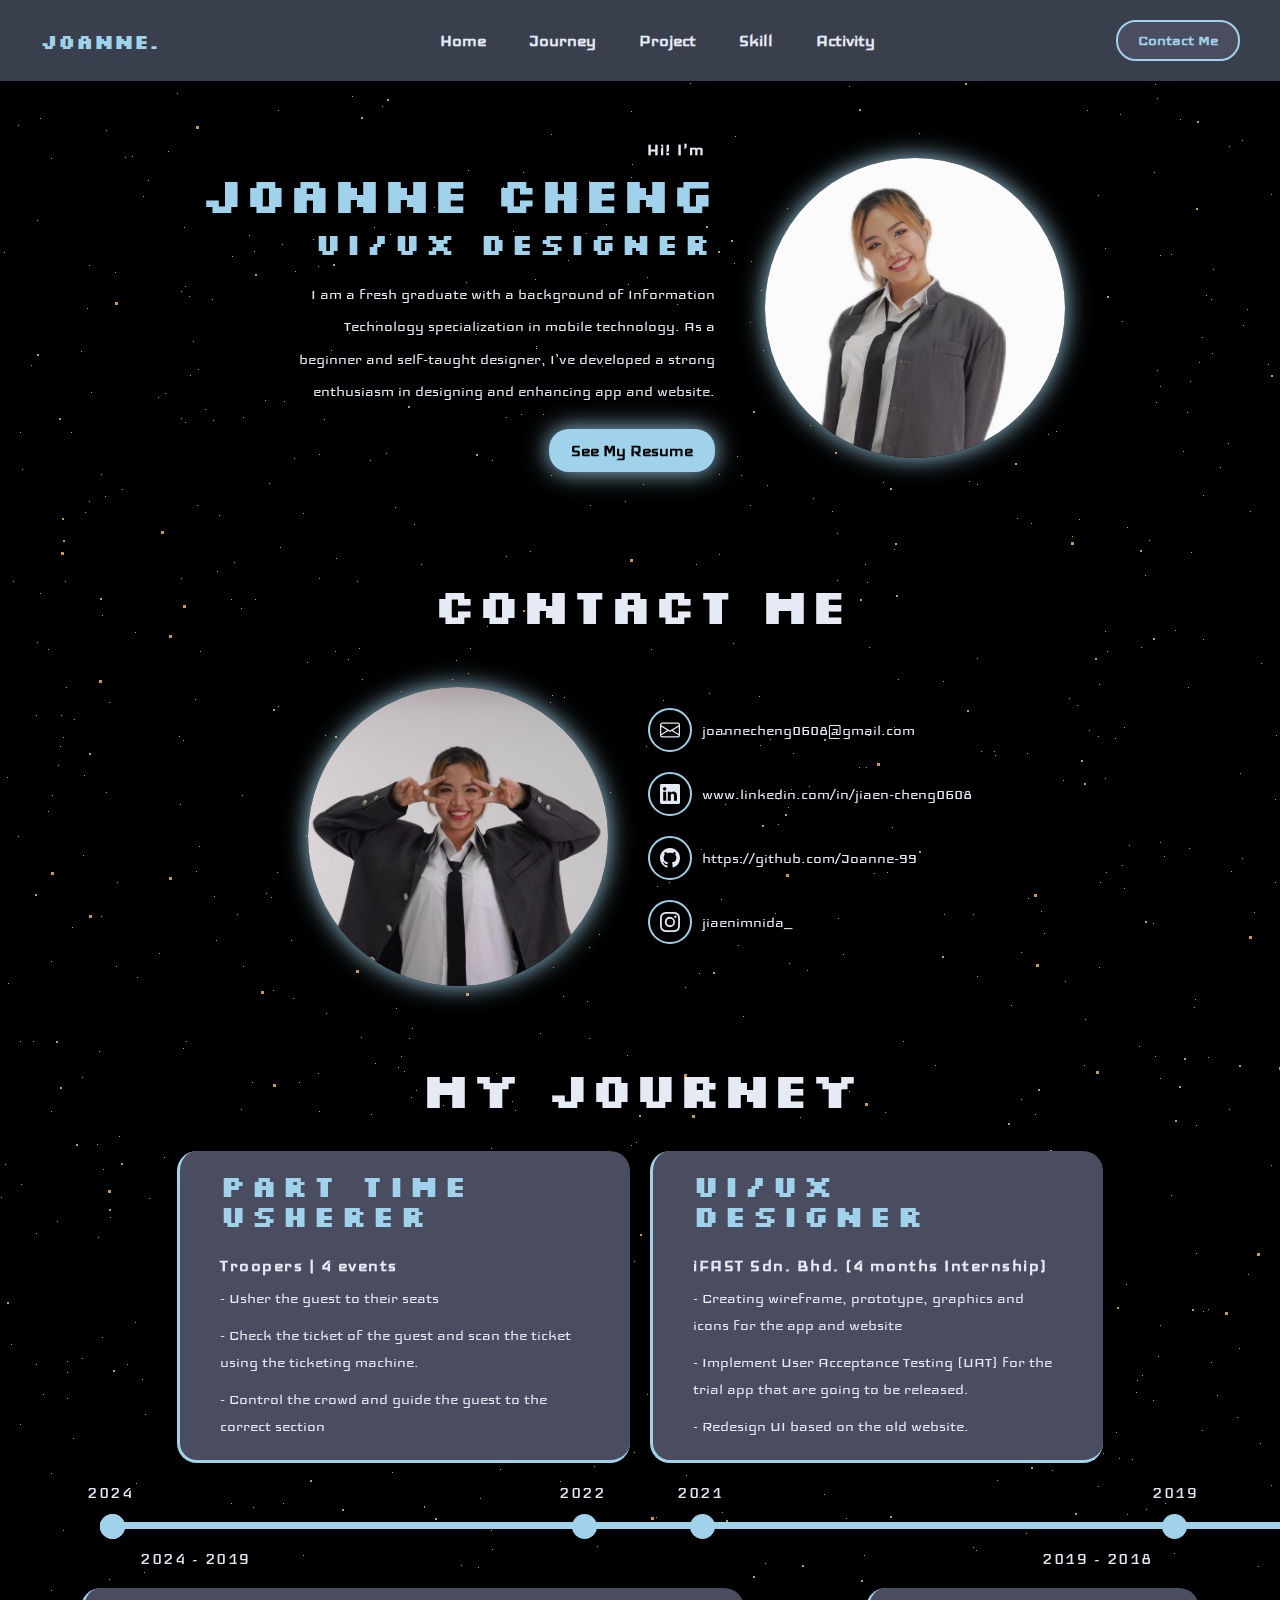
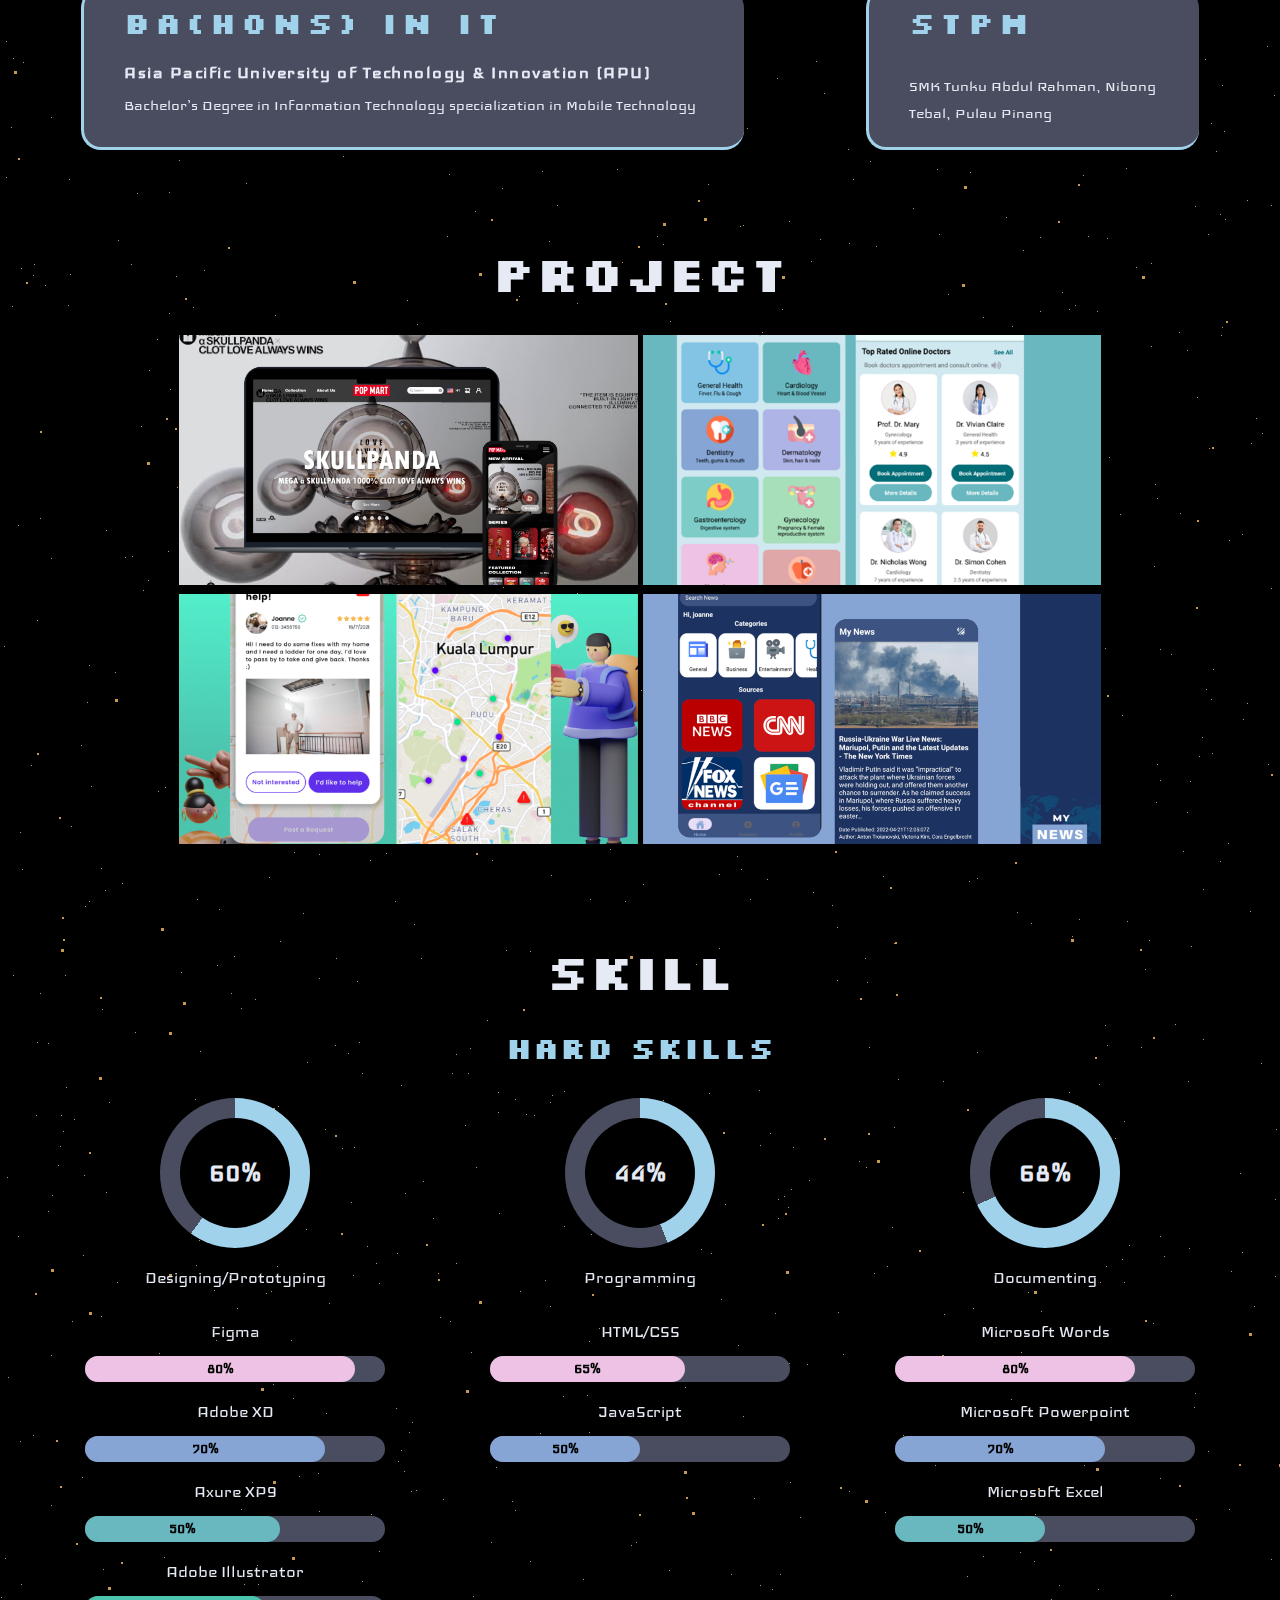
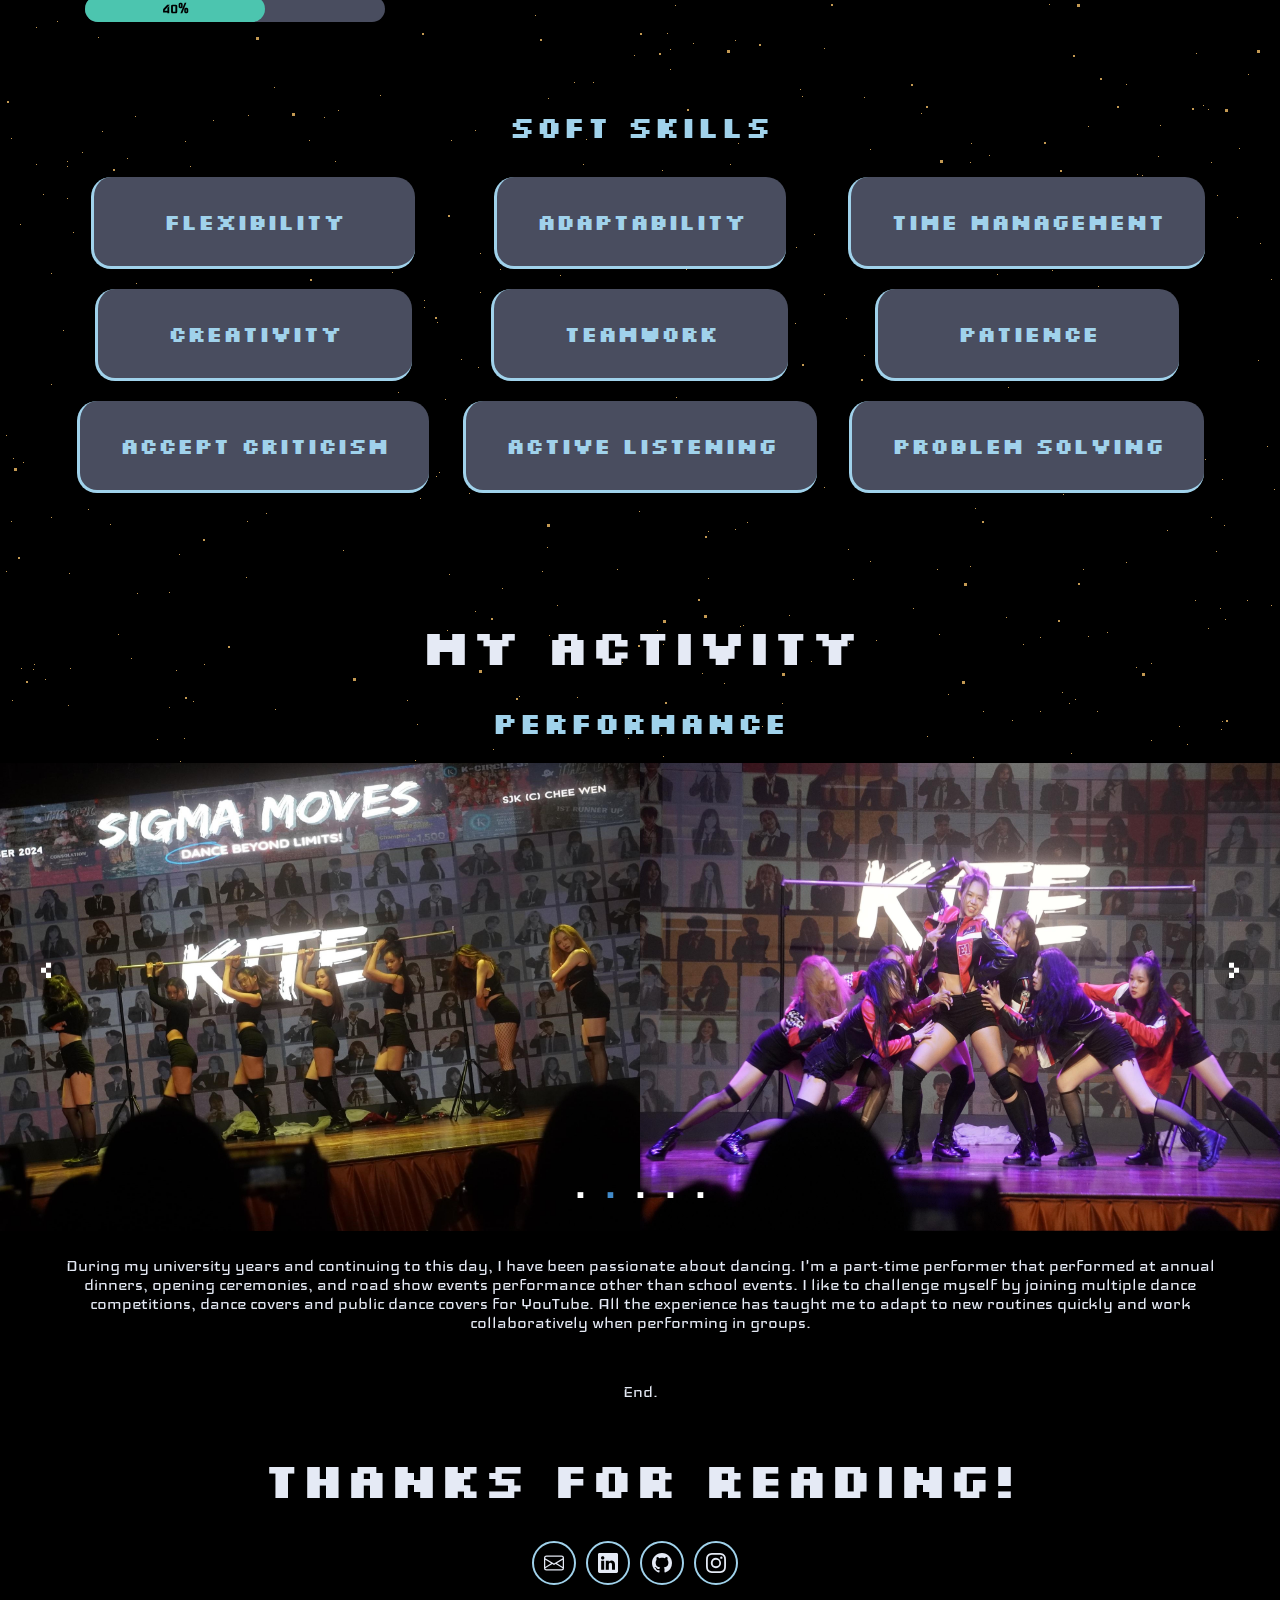
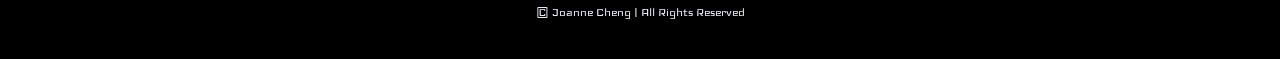
<file: index.html>
<!DOCTYPE html>
<html>
    <head>
        <title>My Portfolio</title>
        <link rel="preconnect" href="https://fonts.googleapis.com">
        <link rel="preconnect" href="https://fonts.gstatic.com" crossorigin>
        <link href="https://fonts.googleapis.com/css2?family=Silkscreen:wght@400;700&display=swap" rel="stylesheet">
        <link href="https://fonts.googleapis.com/css2?family=Orbit&display=swap" rel="stylesheet">
        <link href="https://fonts.googleapis.com/css2?family=Bebas+Neue&display=swap" rel="stylesheet">
        <link href="https://fonts.googleapis.com/css2?family=Iceland&display=swap" rel="stylesheet">
        <link rel="stylesheet" href="style.css">
    </head>

    <body style="background-color: black;">
        <header class="header">
            <a href="home" class="logo">Joanne.</a>
            <i class="bx bx-menu" id="menu-icon"></i>
            <nav class="navbar">
                <a href="#home">Home</a>
                <a href="#journey">Journey</a>
                <a href="#projects">Project</a>
                <a href="#skill">Skill</a>
                <a href="#activity">Activity</a>
            </nav>
            <a href="#about" class="contact-btn">
                Contact Me
            </a>
        </header>

        <section class="home" id="home">
            <div class="bg-animation">
                <div id="stars"></div>
                <div id="stars2"></div>
                <div id="stars3"></div>
                <div id="stars4"></div>
            </div>

            <div class="home-content">
                <h3>Hi! I'm </h3>
                <h1 style="margin-top: 0px;">Joanne Cheng</h1>
                <h2>UI/UX Designer</h2>
                <p>
                    I am a fresh graduate with a background of Information Technology specialization in mobile technology. As a beginner and self-taught designer, I’ve developed a strong enthusiasm in designing and enhancing app and website.
                </p>

                <div class="btn-group">
                    <a href="https://drive.google.com/file/d/13gPp-kibhVDatQgPQvY8XizJulKfVELN/view?usp=sharing" target="_blank" class="btn">See My Resume</a>
                </div> 
            </div>
            <img class="my-pic" src="photo/pic1.jpeg">
        </section>
        
        <section class="about" id="about">
            <h1>Contact Me</h1>
            <div class="about-container">
                <img class="about-img" src="photo/me.jpeg">
                <div class="column">
                    <div class="row">
                        <div class="social-icons">
                            <a href="mailto:joannecheng0608@gmail.com">
                                <svg xmlns="http://www.w3.org/2000/svg" width="20" height="20" fill="currentColor" class="bi bi-envelope" viewBox="0 0 16 16">
                                    <path d="M0 4a2 2 0 0 1 2-2h12a2 2 0 0 1 2 2v8a2 2 0 0 1-2 2H2a2 2 0 0 1-2-2zm2-1a1 1 0 0 0-1 1v.217l7 4.2 7-4.2V4a1 1 0 0 0-1-1zm13 2.383-4.708 2.825L15 11.105zm-.034 6.876-5.64-3.471L8 9.583l-1.326-.795-5.64 3.47A1 1 0 0 0 2 13h12a1 1 0 0 0 .966-.741M1 11.105l4.708-2.897L1 5.383z"/>
                                </svg>
                            </a>
                        </div>
                        <p>joannecheng0608@gmail.com</p>
                    </div>
        
                    <div class="row">
                        <div class="social-icons">
                            <a href="https:www.linkedin.com/in/jiaen-cheng0608" target="_blank">
                                <svg xmlns="http://www.w3.org/2000/svg" width="20" height="20" fill="currentColor" class="bi bi-linkedin" viewBox="0 0 16 16">
                                    <path d="M0 1.146C0 .513.526 0 1.175 0h13.65C15.474 0 16 .513 16 1.146v13.708c0 .633-.526 1.146-1.175 1.146H1.175C.526 16 0 15.487 0 14.854zm4.943 12.248V6.169H2.542v7.225zm-1.2-8.212c.837 0 1.358-.554 1.358-1.248-.015-.709-.52-1.248-1.342-1.248S2.4 3.226 2.4 3.934c0 .694.521 1.248 1.327 1.248zm4.908 8.212V9.359c0-.216.016-.432.08-.586.173-.431.568-.878 1.232-.878.869 0 1.216.662 1.216 1.634v3.865h2.401V9.25c0-2.22-1.184-3.252-2.764-3.252-1.274 0-1.845.7-2.165 1.193v.025h-.016l.016-.025V6.169h-2.4c.03.678 0 7.225 0 7.225z"/>
                                </svg>
                            </a>
                        </div>
                        <p>www.linkedin.com/in/jiaen-cheng0608</p>
                    </div>
        
                    <div class="row">
                        <div class="social-icons">
                            <a href="https://github.com/Joanne-99" target="_blank">
                                <svg xmlns="http://www.w3.org/2000/svg" width="20" height="20" fill="currentColor" class="bi bi-github" viewBox="0 0 16 16">
                                    <path d="M8 0C3.58 0 0 3.58 0 8c0 3.54 2.29 6.53 5.47 7.59.4.07.55-.17.55-.38 0-.19-.01-.82-.01-1.49-2.01.37-2.53-.49-2.69-.94-.09-.23-.48-.94-.82-1.13-.28-.15-.68-.52-.01-.53.63-.01 1.08.58 1.23.82.72 1.21 1.87.87 2.33.66.07-.52.28-.87.51-1.07-1.78-.2-3.64-.89-3.64-3.95 0-.87.31-1.59.82-2.15-.08-.2-.36-1.02.08-2.12 0 0 .67-.21 2.2.82.64-.18 1.32-.27 2-.27s1.36.09 2 .27c1.53-1.04 2.2-.82 2.2-.82.44 1.1.16 1.92.08 2.12.51.56.82 1.27.82 2.15 0 3.07-1.87 3.75-3.65 3.95.29.25.54.73.54 1.48 0 1.07-.01 1.93-.01 2.2 0 .21.15.46.55.38A8.01 8.01 0 0 0 16 8c0-4.42-3.58-8-8-8"/>
                                </svg>
                            </a>
                        </div>
                        <p>https://github.com/Joanne-99</p>
                    </div>
        
                    <div class="row">
                        <div class="social-icons">
                            <a href="https://www.instagram.com/jiaenimnida_" target="_blank">
                                <svg xmlns="http://www.w3.org/2000/svg" width="20" height="20" fill="currentColor" class="bi bi-instagram" viewBox="0 0 16 16">
                                    <path d="M8 0C5.829 0 5.556.01 4.703.048 3.85.088 3.269.222 2.76.42a3.9 3.9 0 0 0-1.417.923A3.9 3.9 0 0 0 .42 2.76C.222 3.268.087 3.85.048 4.7.01 5.555 0 5.827 0 8.001c0 2.172.01 2.444.048 3.297.04.852.174 1.433.372 1.942.205.526.478.972.923 1.417.444.445.89.719 1.416.923.51.198 1.09.333 1.942.372C5.555 15.99 5.827 16 8 16s2.444-.01 3.298-.048c.851-.04 1.434-.174 1.943-.372a3.9 3.9 0 0 0 1.416-.923c.445-.445.718-.891.923-1.417.197-.509.332-1.09.372-1.942C15.99 10.445 16 10.173 16 8s-.01-2.445-.048-3.299c-.04-.851-.175-1.433-.372-1.941a3.9 3.9 0 0 0-.923-1.417A3.9 3.9 0 0 0 13.24.42c-.51-.198-1.092-.333-1.943-.372C10.443.01 10.172 0 7.998 0zm-.717 1.442h.718c2.136 0 2.389.007 3.232.046.78.035 1.204.166 1.486.275.373.145.64.319.92.599s.453.546.598.92c.11.281.24.705.275 1.485.039.843.047 1.096.047 3.231s-.008 2.389-.047 3.232c-.035.78-.166 1.203-.275 1.485a2.5 2.5 0 0 1-.599.919c-.28.28-.546.453-.92.598-.28.11-.704.24-1.485.276-.843.038-1.096.047-3.232.047s-2.39-.009-3.233-.047c-.78-.036-1.203-.166-1.485-.276a2.5 2.5 0 0 1-.92-.598 2.5 2.5 0 0 1-.6-.92c-.109-.281-.24-.705-.275-1.485-.038-.843-.046-1.096-.046-3.233s.008-2.388.046-3.231c.036-.78.166-1.204.276-1.486.145-.373.319-.64.599-.92s.546-.453.92-.598c.282-.11.705-.24 1.485-.276.738-.034 1.024-.044 2.515-.045zm4.988 1.328a.96.96 0 1 0 0 1.92.96.96 0 0 0 0-1.92m-4.27 1.122a4.109 4.109 0 1 0 0 8.217 4.109 4.109 0 0 0 0-8.217m0 1.441a2.667 2.667 0 1 1 0 5.334 2.667 2.667 0 0 1 0-5.334"/>
                                </svg>
                            </a>
                        </div>
                        <p>jiaenimnida_</p>
                    </div>
                </div>
            </div>
        </section>
   
        <section class="journey" id="journey">
            <h1>My Journey</h1>
            <div class="journey-row-top">
                <div class="journey-box">
                    <div class="journey-content">
                        <h2>Part Time Usherer</h2>
                        <h3>Troopers | 4 events</h3>
                        <p>- Usher the guest to their seats</p>
                        <p>- Check the ticket of the guest and scan the ticket using the ticketing machine.</p>
                        <p>- Control the crowd and guide the guest to the correct section</p>
                    </div>
                    <div class="job-photo">
                        <img src="photo/job1.jpeg">
                    </div>
                </div>
                <div class="journey-box">
                    <div class="journey-content">
                        <h2>UI/UX Designer</h2>
                        <h3>iFAST Sdn. Bhd. (4 months Internship)</h3>
                        <p>- Creating wireframe, prototype, graphics and icons for the app and website</p>
                        <p>- Implement User Acceptance Testing (UAT) for the trial app that are going to be released.</p> 
                        <p>- Redesign UI based on the old website.</p>        
                    </div>
                    <div class="job-photo">
                        <img src="photo/job.jpeg">
                    </div>
                </div>
            </div>

            <div class="timeline-container">
                <div class="timeline">
                    <div class="swiper-slide">
                        <div class="timestamp">
                            <span>2024<span>
                        </div>
                        <div class="status">
                            <span>2024 - 2019<span>
                        </div>
                    </div>
                    <div class="swiper-slide">
                        <div class="timestamp">
                            <span>2022<span>
                        </div>
                        <div class="status">
                            <span></span>
                        </div>
                    </div>
                    <div class="swiper-slide">
                        <div class="timestamp">
                            <span>2021<span>
                        </div>
                        <div class="status">
                            <span></span>
                        </div>
                    </div>
                    <div class="swiper-slide">
                        <div class="timeline">
                            <span style="margin-bottom: 20px; margin-left: -110px; padding-top: 20px; letter-spacing: 1.5px; font-size:20px;">2019<span>
                        </div>
                        <div class="status">
                            <span style="margin-left: -160px;">2019 - 2018</span>
                        </div>
                    </div>
                </div>
            </div>

            <div class="journey-row-bottom">
                <div class="journey-box" style="width:580px; margin-left: 30px; white-space: normal;">
                    <div class="journey-content">
                        <h2>Ba(Hons) in IT</h2>
                        <h3>Asia Pacific University of Technology & Innovation (APU)</h3>
                        <p>Bachelor’s Degree in Information Technology specialization in Mobile Technology</p>
                    </div>
                    <div class="job-photo">
                        <img src="photo/apu.jpeg">
                    </div>
                </div>
                <div class="journey-box" style="width:250px; margin-right: 30px; white-space: normal;">
                    <div class="journey-content">
                        <h2>STPM</h2>
                        <p>SMK Tunku Abdul Rahman, Nibong Tebal, Pulau Pinang</p>
                    </div>
                    <div class="job-photo">
                        <img src="photo/form6.jpg">
                    </div>
                </div>
            </div>     
        </section>
    
        <section class="projects" id="projects">
        <h1>Project</h1>
            <div class="project-box">
                <div class="project-container">
                    <img src="photo/sp.png">
                    <div class="middle">
                        <div class="more-btn">
                            <a style="text-decoration: none; color: black;" href="project1.html" target="_blank">See More</a>
                        </div>   
                    </div>
                </div>
                <div class="project-container">
                    <img src="photo/fyp.png">
                    <div class="middle">
                        <div class="more-btn">
                        <a style="text-decoration: none; color: black;" href="project2.html" target="_blank">See More</a>
                        </div>
                    </div>
                </div>
                <div class="project-container">
                    <img src="photo/hci.png">
                    <div class="middle">
                        <div class="more-btn">
                            <a style="text-decoration: none; color: black;" href="project3.html" target="_blank">See More</a>
                        </div>
                    </div>
                </div>
                <div class="project-container">
                    <img src="photo/android.png">
                    <div class="middle">
                        <div class="more-btn">
                            <a style="text-decoration: none; color: black;" href="project4.html" target="_blank">See More</a>
                        </div>
                    </div>
                </div>
            </div>
        </section>

        <section class="skill" id="skill">
            <h1>Skill</h1>
            <h2>Hard Skills</h2>
                <div class="skill-wrapper">
                    <div class="skill-container">
                        <div class="percentage" style="--percentage: 60;">
                            <h3>60%</h3>
                        </div>
                        <p>Designing/Prototyping</p>

                        <p>Figma</p>
                        <div class="container">
                            <div class="skills figma">80%</div>
                        </div>

                        <p>Adobe XD</p>
                        <div class="container">
                            <div class="skills xd">70%</div>
                        </div>

                        <p>Axure XP9</p>
                        <div class="container">
                            <div class="skills axure">50%</div>
                        </div>

                        <p>Adobe Illustrator</p>
                        <div class="container">
                            <div class="skills illustrator">40%</div>
                        </div>
                    </div>
                    <div class="skill-container">
                        <div class="percentage" style="--percentage: 44;">
                            <h3>44%</h3>
                        </div>
                        <p>Programming</p>
                        <p>HTML/CSS</p>
                        <div class="container">
                            <div class="skills html">65%</div>
                        </div>

                        <p>JavaScript</p>
                        <div class="container">
                            <div class="skills js">50%</div>
                        </div>
                    </div>
                    <div class="skill-container">
                        <div class="percentage" style="--percentage: 68;">
                            <h3>68%</h3>
                        </div>
                        <p>Documenting</p>
                        <p>Microsoft Words</p>
                        <div class="container">
                            <div class="skills words">80%</div>
                        </div>

                        <p>Microsoft Powerpoint</p>
                        <div class="container">
                            <div class="skills powerpoint">70%</div>
                        </div>

                        <p>Microsoft Excel</p>
                        <div class="container">
                            <div class="skills excel ">50%</div>
                        </div>
                    </div>
                </div>     
            <h2>Soft Skills</h2> 
            <div class="soft-skill">
                <div class="soft-skill-container">
                    <div class="soft-skill-box" style="padding:15px 70px;">
                        <h3>Flexibility</h3>
                        <div class="detail">
                            <p>I enjoy working in dynamic environment which allow me to integrate new ideas into projects.</p>
                        </div>
                    </div>
                    <div class="soft-skill-box" style="padding:15px 40px;">
                        <h3>Adaptability</h3>
                        <div class="detail">
                            <p>I can quickly adapt to different tasks to ensure efficiently. </p>
                        </div>
                    </div>
                    <div class="soft-skill-box">
                        <h3>Time Management</h3>
                        <div class="detail">
                            <p>I'm able to multitask and prioritize the project tasks even when the circumstances change unexpectedly.</p>
                        </div>
                    </div>
                </div>

                <div class="soft-skill-container">
                    <div class="soft-skill-box" style="padding:15px 70px;">
                        <h3>Creativity</h3>
                        <div class="detail">
                            <p>I was in charge in creating new illustration for B2B new investment app.</p>
                        </div>
                    </div>
                    <div class="soft-skill-box" style="padding:15px 70px;">
                        <h3>Teamwork</h3>
                        <div class="detail">
                            <p>I work with front-end developers and UI/UX designers that align with project goals as a team.</p>
                        </div>
                    </div>
                    <div class="soft-skill-box" style="padding:15px 80px;">
                        <h3>Patience</h3>
                        <div class="detail">
                            <p>I have the patience in designing process and explore design for solutions.</p>
                        </div>
                    </div>
                </div>

                <div class="soft-skill-container">
                    <div class="soft-skill-box" >
                        <h3>Accept Criticism</h3>
                        <div class="detail">
                            <p>I'm always open to constructive criticism for improving my skills.</p>
                        </div>
                    </div>
                    <div class="soft-skill-box" >
                        <h3>Active Listening</h3>
                        <div class="detail">
                            <p>I'm good at listening because I can fully understand the task given by supervisor to prevent misunderstanding.</p>
                        </div>
                    </div>
                    <div class="soft-skill-box" >
                        <h3>Problem Solving</h3>
                        <div class="detail">
                            <p>Redesign old website user interface based on client feedback to enhance the design and improve their experience</p>
                        </div>
                    </div>
                </div>
            </div>
        </section>

        <section class="activity" id="activity">
            <h1>My Activity</h1>
            <div class="carousel">
                <div class="carousel-inner">
                    <input class="carousel-open" type="radio" id="carousel-1" name="carousel" aria-hidden="true" hidden="" checked="checked">
                    <div class="carousel-item">
                        <h2>Part Time Job Show</h2>
                        <div class="carousel-column">
                            <img src="photo/show.jpeg">
                            <img src="photo/shows.jpeg">
                        </div>
                        
                    </div>

                    <input class="carousel-open" type="radio" id="carousel-2" name="carousel" aria-hidden="true" hidden="" checked="checked">
                    <div class="carousel-item">
                        <h2>Performance</h2>
                        <div class="carousel-column">
                            <img src="photo/performancess.jpeg">
                            <img src="photo/performance.jpeg">
                        </div>
                    </div>

                    <input class="carousel-open" type="radio" id="carousel-3" name="carousel" aria-hidden="true" hidden="">
                    <div class="carousel-item">
                        <h2>KPOP Dance in Public</h2>
                        <div class="carousel-column">
                            <img src="photo/public.jpeg">
                            <img src="photo/publics.jpeg">
                        </div>
                    </div>

                    <input class="carousel-open" type="radio" id="carousel-4" name="carousel" aria-hidden="true" hidden="">
                    <div class="carousel-item">
                        <h2>KPOP Dance Competition</h2>
                        <div class="carousel-column">
                            <img src="photo/comps.jpeg">
                            <img src="photo/comp.jpeg">
                        </div>
                    </div>

                    <input class="carousel-open" type="radio" id="carousel-5" name="carousel" aria-hidden="true" hidden="">
                    <div class="carousel-item">
                        <h2>KPOP Dance Cover</h2>
                        <div class="carousel-column">
                            <img src="photo/cover.jpeg">
                            <img src="photo/covers.jpeg">
                        </div>
                    </div>

                    <label for="carousel-5" class="carousel-control prev control-1">‹</label>
                    <label for="carousel-2" class="carousel-control next control-1">›</label>

                    <label for="carousel-1" class="carousel-control prev control-2">‹</label>
                    <label for="carousel-3" class="carousel-control next control-2">›</label>

                    <label for="carousel-2" class="carousel-control prev control-3">‹</label>
                    <label for="carousel-4" class="carousel-control next control-3">›</label>

                    <label for="carousel-3" class="carousel-control prev control-4">‹</label>
                    <label for="carousel-5" class="carousel-control next control-4">›</label>

                    <label for="carousel-4" class="carousel-control prev control-5">‹</label>
                    <label for="carousel-1" class="carousel-control next control-5">›</label>
                    
                    <ol class="carousel-indicators">
                        <li>
                            <label for="carousel-1" class="carousel-bullet">•</label>
                        </li>
                        <li>
                            <label for="carousel-2" class="carousel-bullet">•</label>
                        </li>
                        <li>
                            <label for="carousel-3" class="carousel-bullet">•</label>
                        </li>
                        <li>
                            <label for="carousel-4" class="carousel-bullet">•</label>
                        </li>
                        <li>
                            <label for="carousel-5" class="carousel-bullet">•</label>
                        </li>
                    </ol>
                </div>
            </div>
            <p>
                During my university years and continuing to this day, I have been passionate about dancing. I'm a part-time performer that performed at annual dinners, opening ceremonies, and road show events performance other than school events.
                I like to challenge myself by joining multiple dance competitions, dance covers and public dance covers for YouTube.
                All the experience has taught me to adapt to new routines quickly and work collaboratively when performing in groups.
            </p>
                <p>End.</p>
            </section>

        <section class="footer" id="footer">
            <h1>Thanks for reading!</h1>
            <div class="social-icons">
                <div class="row" style="justify-content: center; align-items: center;">
                    <a href="mailto:joannecheng0608@gmail.com">
                        <svg xmlns="http://www.w3.org/2000/svg" width="20" height="20" fill="currentColor" class="bi bi-envelope" viewBox="0 0 16 16">
                            <path d="M0 4a2 2 0 0 1 2-2h12a2 2 0 0 1 2 2v8a2 2 0 0 1-2 2H2a2 2 0 0 1-2-2zm2-1a1 1 0 0 0-1 1v.217l7 4.2 7-4.2V4a1 1 0 0 0-1-1zm13 2.383-4.708 2.825L15 11.105zm-.034 6.876-5.64-3.471L8 9.583l-1.326-.795-5.64 3.47A1 1 0 0 0 2 13h12a1 1 0 0 0 .966-.741M1 11.105l4.708-2.897L1 5.383z"/>
                        </svg>
                    </a>
                    <a href="https:www.linkedin.com/in/jiaen-cheng0608" target="_blank">
                        <svg xmlns="http://www.w3.org/2000/svg" width="20" height="20" fill="currentColor" class="bi bi-linkedin" viewBox="0 0 16 16">
                            <path d="M0 1.146C0 .513.526 0 1.175 0h13.65C15.474 0 16 .513 16 1.146v13.708c0 .633-.526 1.146-1.175 1.146H1.175C.526 16 0 15.487 0 14.854zm4.943 12.248V6.169H2.542v7.225zm-1.2-8.212c.837 0 1.358-.554 1.358-1.248-.015-.709-.52-1.248-1.342-1.248S2.4 3.226 2.4 3.934c0 .694.521 1.248 1.327 1.248zm4.908 8.212V9.359c0-.216.016-.432.08-.586.173-.431.568-.878 1.232-.878.869 0 1.216.662 1.216 1.634v3.865h2.401V9.25c0-2.22-1.184-3.252-2.764-3.252-1.274 0-1.845.7-2.165 1.193v.025h-.016l.016-.025V6.169h-2.4c.03.678 0 7.225 0 7.225z"/>
                        </svg>
                    </a>
                    <a href="https://github.com/Joanne-99" target="_blank">
                        <svg xmlns="http://www.w3.org/2000/svg" width="20" height="20" fill="currentColor" class="bi bi-github" viewBox="0 0 16 16">
                            <path d="M8 0C3.58 0 0 3.58 0 8c0 3.54 2.29 6.53 5.47 7.59.4.07.55-.17.55-.38 0-.19-.01-.82-.01-1.49-2.01.37-2.53-.49-2.69-.94-.09-.23-.48-.94-.82-1.13-.28-.15-.68-.52-.01-.53.63-.01 1.08.58 1.23.82.72 1.21 1.87.87 2.33.66.07-.52.28-.87.51-1.07-1.78-.2-3.64-.89-3.64-3.95 0-.87.31-1.59.82-2.15-.08-.2-.36-1.02.08-2.12 0 0 .67-.21 2.2.82.64-.18 1.32-.27 2-.27s1.36.09 2 .27c1.53-1.04 2.2-.82 2.2-.82.44 1.1.16 1.92.08 2.12.51.56.82 1.27.82 2.15 0 3.07-1.87 3.75-3.65 3.95.29.25.54.73.54 1.48 0 1.07-.01 1.93-.01 2.2 0 .21.15.46.55.38A8.01 8.01 0 0 0 16 8c0-4.42-3.58-8-8-8"/>
                        </svg>
                    </a>
                    <a href="https://www.instagram.com/jiaenimnida_" target="_blank">
                        <svg xmlns="http://www.w3.org/2000/svg" width="20" height="20" fill="currentColor" class="bi bi-instagram" viewBox="0 0 16 16">
                            <path d="M8 0C5.829 0 5.556.01 4.703.048 3.85.088 3.269.222 2.76.42a3.9 3.9 0 0 0-1.417.923A3.9 3.9 0 0 0 .42 2.76C.222 3.268.087 3.85.048 4.7.01 5.555 0 5.827 0 8.001c0 2.172.01 2.444.048 3.297.04.852.174 1.433.372 1.942.205.526.478.972.923 1.417.444.445.89.719 1.416.923.51.198 1.09.333 1.942.372C5.555 15.99 5.827 16 8 16s2.444-.01 3.298-.048c.851-.04 1.434-.174 1.943-.372a3.9 3.9 0 0 0 1.416-.923c.445-.445.718-.891.923-1.417.197-.509.332-1.09.372-1.942C15.99 10.445 16 10.173 16 8s-.01-2.445-.048-3.299c-.04-.851-.175-1.433-.372-1.941a3.9 3.9 0 0 0-.923-1.417A3.9 3.9 0 0 0 13.24.42c-.51-.198-1.092-.333-1.943-.372C10.443.01 10.172 0 7.998 0zm-.717 1.442h.718c2.136 0 2.389.007 3.232.046.78.035 1.204.166 1.486.275.373.145.64.319.92.599s.453.546.598.92c.11.281.24.705.275 1.485.039.843.047 1.096.047 3.231s-.008 2.389-.047 3.232c-.035.78-.166 1.203-.275 1.485a2.5 2.5 0 0 1-.599.919c-.28.28-.546.453-.92.598-.28.11-.704.24-1.485.276-.843.038-1.096.047-3.232.047s-2.39-.009-3.233-.047c-.78-.036-1.203-.166-1.485-.276a2.5 2.5 0 0 1-.92-.598 2.5 2.5 0 0 1-.6-.92c-.109-.281-.24-.705-.275-1.485-.038-.843-.046-1.096-.046-3.233s.008-2.388.046-3.231c.036-.78.166-1.204.276-1.486.145-.373.319-.64.599-.92s.546-.453.92-.598c.282-.11.705-.24 1.485-.276.738-.034 1.024-.044 2.515-.045zm4.988 1.328a.96.96 0 1 0 0 1.92.96.96 0 0 0 0-1.92m-4.27 1.122a4.109 4.109 0 1 0 0 8.217 4.109 4.109 0 0 0 0-8.217m0 1.441a2.667 2.667 0 1 1 0 5.334 2.667 2.667 0 0 1 0-5.334"/>
                        </svg>
                    </a>
                </div>
            </div>
            <p>© Joanne Cheng | All Rights Reserved</p>
        </section>
    </body>
</html>
</file>
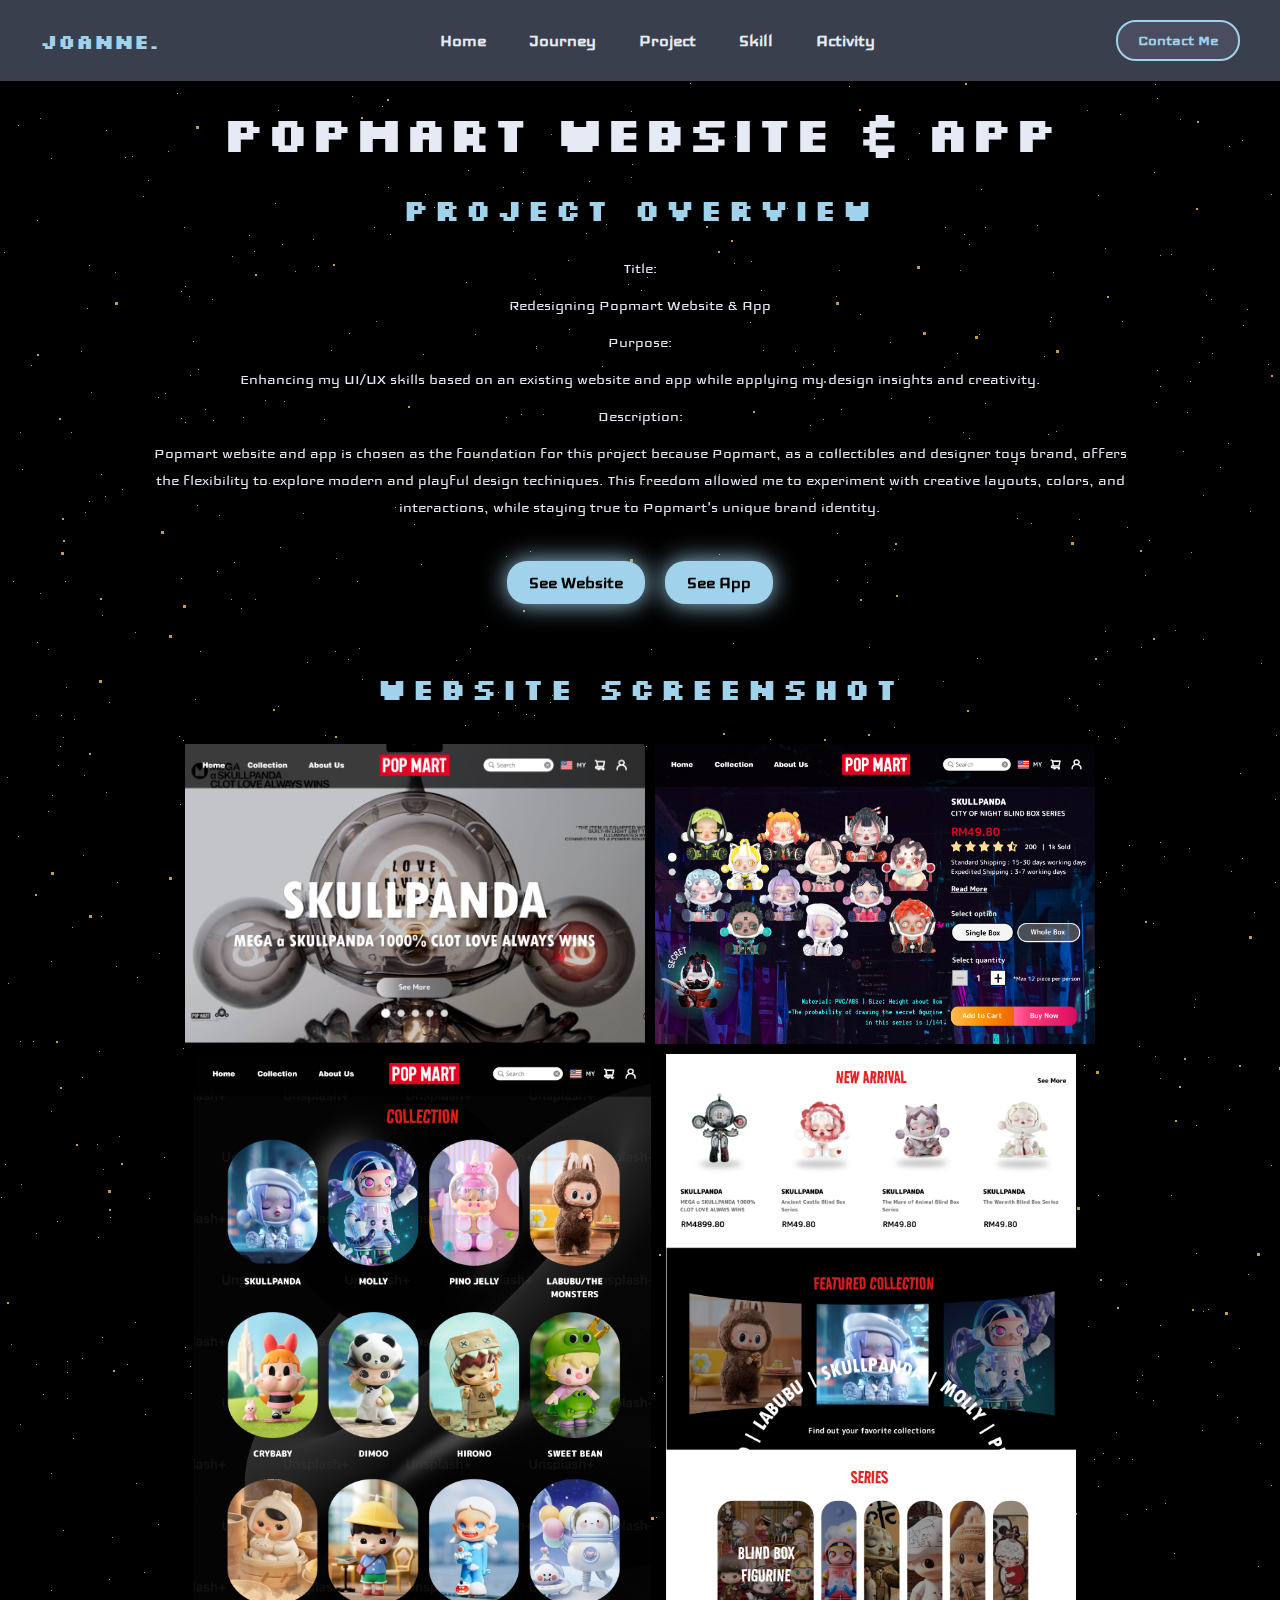
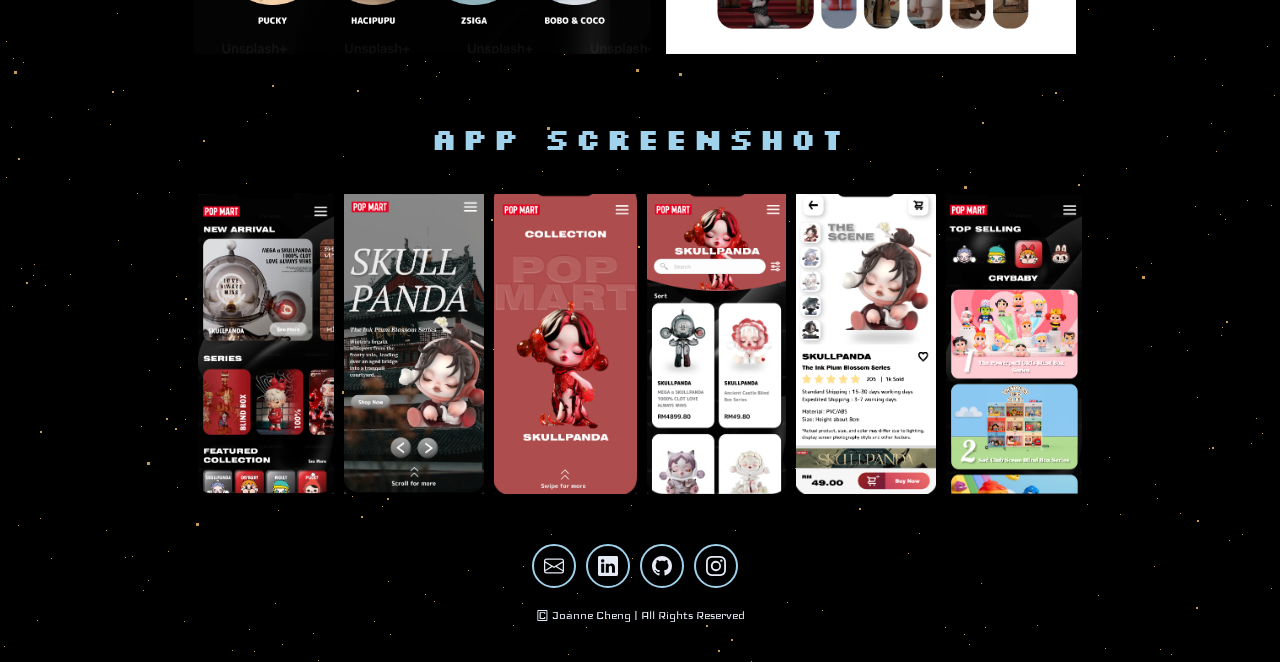
<file: project1.html>
<!DOCTYPE html>
<html>
    <head>
        <title>Project</title>
        <link rel="preconnect" href="https://fonts.googleapis.com">
        <link rel="preconnect" href="https://fonts.gstatic.com" crossorigin>
        <link href="https://fonts.googleapis.com/css2?family=Silkscreen:wght@400;700&display=swap" rel="stylesheet">
        <link href="https://fonts.googleapis.com/css2?family=Iceland&display=swap" rel="stylesheet">
        <link rel="stylesheet" href="style.css">
    </head>
    <body>
        <header class="header">
            <a href="home" class="logo">Joanne.</a>
            <i class="bx bx-menu" id="menu-icon"></i>
            <nav class="navbar">
                <a href="index.html#home">Home</a>
                <a href="index.html#journey">Journey</a>
                <a href="index.html#projects">Project</a>
                <a href="index.html#skill">Skill</a>
                <a href="index.html#activity">Activity</a>
            </nav>
            <a href="index.html#about" class="contact-btn">
                Contact Me
            </a>
        </header>

        <section class="home" id="home">
            <div class="bg-animation">
                <div id="stars"></div>
                <div id="stars2"></div>
                <div id="stars3"></div>
                <div id="stars4"></div>
            </div>

            <div class="project1" id="project1">
                <h1>POPMART Website & App</h1>
                <div class="project-details">
                    <h2>Project Overview</h2>
                    <p>Title: </p>
                    <p>Redesigning Popmart Website & App</p>
                    <p>Purpose:</p>
                    <p>Enhancing my UI/UX skills based on an existing website and app while applying my design insights and creativity.</p>
                    <p>Description:</p>
                    <p>Popmart website and app is chosen as the foundation for this project because Popmart, as a collectibles and designer toys brand, offers the flexibility to explore modern and playful design techniques. This freedom allowed me to experiment with creative layouts, colors, and interactions, while staying true to Popmart's unique brand identity. </p>
                    
                    <div class="project-btn">
                        <div class="more-project-btn">
                            <a style="text-decoration: none; color:black" href="https://www.figma.com/proto/YnXTXxEiesqUbWiF63Y993/POPMART-Website?node-id=107-232&t=craPtcth4c037uFQ-1&starting-point-node-id=107%3A232" target="_blank">See Website</a>
                        </div>
                        <div class="more-project-btn">
                            <a style="text-decoration: none; color:black" href="https://www.figma.com/proto/5RwuHmpPkFrW4sNnle6CLw/POPMART-App?page-id=0%3A1&node-id=287-6500&node-type=canvas&viewport=596%2C394%2C0.09&t=0HGOSXcOCjSIiW6u-1&scaling=scale-down&content-scaling=fixed" target="_blank">See App</a>
                        </div> 
                    </div>

                    <h2 style="padding-top: 70px; margin-bottom:-30px;">Website Screenshot</h2>
                </div> 
                <div class="project-container">
                    <img src="photo/website.png" style="height:300px;">
                    <img src="photo/item.png"style="height:300px;">
                </div>
                <div class="website-container">
                    <img src="photo/collection.png" style="padding-left:50px; height:600px;">
                    <img src="photo/popmart.png" style="height:600px;">
                </div>

                <div class="project-details">
                    <h2 style="padding-top: 70px; margin-bottom:-30px;">App Screenshot</h2>
                </div>
                <div class="project-container">
                    <img src="photo/app.png" style="height:300px;">
                    <img src="photo/app2.png"style="height:300px;">
                    <img src="photo/app3.png"style="height:300px;">
                    <img src="photo/app4.png"style="height:300px;">
                    <img src="photo/app5.png"style="height:300px;">
                    <img src="photo/app6.png"style="height:300px;">
                </div>
            </div>
        </section>

        <section class="footer" id="footer">
            <div class="social-icons">
                <div class="row" style="justify-content: center; align-items: center;">
                    <a href="mailto:joannecheng0608@gmail.com">
                        <svg xmlns="http://www.w3.org/2000/svg" width="20" height="20" fill="currentColor" class="bi bi-envelope" viewBox="0 0 16 16">
                            <path d="M0 4a2 2 0 0 1 2-2h12a2 2 0 0 1 2 2v8a2 2 0 0 1-2 2H2a2 2 0 0 1-2-2zm2-1a1 1 0 0 0-1 1v.217l7 4.2 7-4.2V4a1 1 0 0 0-1-1zm13 2.383-4.708 2.825L15 11.105zm-.034 6.876-5.64-3.471L8 9.583l-1.326-.795-5.64 3.47A1 1 0 0 0 2 13h12a1 1 0 0 0 .966-.741M1 11.105l4.708-2.897L1 5.383z"/>
                        </svg>
                    </a>
                    <a href="https:www.linkedin.com/in/jiaen-cheng0608" target="_blank">
                        <svg xmlns="http://www.w3.org/2000/svg" width="20" height="20" fill="currentColor" class="bi bi-linkedin" viewBox="0 0 16 16">
                            <path d="M0 1.146C0 .513.526 0 1.175 0h13.65C15.474 0 16 .513 16 1.146v13.708c0 .633-.526 1.146-1.175 1.146H1.175C.526 16 0 15.487 0 14.854zm4.943 12.248V6.169H2.542v7.225zm-1.2-8.212c.837 0 1.358-.554 1.358-1.248-.015-.709-.52-1.248-1.342-1.248S2.4 3.226 2.4 3.934c0 .694.521 1.248 1.327 1.248zm4.908 8.212V9.359c0-.216.016-.432.08-.586.173-.431.568-.878 1.232-.878.869 0 1.216.662 1.216 1.634v3.865h2.401V9.25c0-2.22-1.184-3.252-2.764-3.252-1.274 0-1.845.7-2.165 1.193v.025h-.016l.016-.025V6.169h-2.4c.03.678 0 7.225 0 7.225z"/>
                        </svg>
                    </a>
                    <a href="https://github.com/Joanne-99" target="_blank">
                        <svg xmlns="http://www.w3.org/2000/svg" width="20" height="20" fill="currentColor" class="bi bi-github" viewBox="0 0 16 16">
                            <path d="M8 0C3.58 0 0 3.58 0 8c0 3.54 2.29 6.53 5.47 7.59.4.07.55-.17.55-.38 0-.19-.01-.82-.01-1.49-2.01.37-2.53-.49-2.69-.94-.09-.23-.48-.94-.82-1.13-.28-.15-.68-.52-.01-.53.63-.01 1.08.58 1.23.82.72 1.21 1.87.87 2.33.66.07-.52.28-.87.51-1.07-1.78-.2-3.64-.89-3.64-3.95 0-.87.31-1.59.82-2.15-.08-.2-.36-1.02.08-2.12 0 0 .67-.21 2.2.82.64-.18 1.32-.27 2-.27s1.36.09 2 .27c1.53-1.04 2.2-.82 2.2-.82.44 1.1.16 1.92.08 2.12.51.56.82 1.27.82 2.15 0 3.07-1.87 3.75-3.65 3.95.29.25.54.73.54 1.48 0 1.07-.01 1.93-.01 2.2 0 .21.15.46.55.38A8.01 8.01 0 0 0 16 8c0-4.42-3.58-8-8-8"/>
                        </svg>
                    </a>
                    <a href="https://www.instagram.com/jiaenimnida_" target="_blank">
                        <svg xmlns="http://www.w3.org/2000/svg" width="20" height="20" fill="currentColor" class="bi bi-instagram" viewBox="0 0 16 16">
                            <path d="M8 0C5.829 0 5.556.01 4.703.048 3.85.088 3.269.222 2.76.42a3.9 3.9 0 0 0-1.417.923A3.9 3.9 0 0 0 .42 2.76C.222 3.268.087 3.85.048 4.7.01 5.555 0 5.827 0 8.001c0 2.172.01 2.444.048 3.297.04.852.174 1.433.372 1.942.205.526.478.972.923 1.417.444.445.89.719 1.416.923.51.198 1.09.333 1.942.372C5.555 15.99 5.827 16 8 16s2.444-.01 3.298-.048c.851-.04 1.434-.174 1.943-.372a3.9 3.9 0 0 0 1.416-.923c.445-.445.718-.891.923-1.417.197-.509.332-1.09.372-1.942C15.99 10.445 16 10.173 16 8s-.01-2.445-.048-3.299c-.04-.851-.175-1.433-.372-1.941a3.9 3.9 0 0 0-.923-1.417A3.9 3.9 0 0 0 13.24.42c-.51-.198-1.092-.333-1.943-.372C10.443.01 10.172 0 7.998 0zm-.717 1.442h.718c2.136 0 2.389.007 3.232.046.78.035 1.204.166 1.486.275.373.145.64.319.92.599s.453.546.598.92c.11.281.24.705.275 1.485.039.843.047 1.096.047 3.231s-.008 2.389-.047 3.232c-.035.78-.166 1.203-.275 1.485a2.5 2.5 0 0 1-.599.919c-.28.28-.546.453-.92.598-.28.11-.704.24-1.485.276-.843.038-1.096.047-3.232.047s-2.39-.009-3.233-.047c-.78-.036-1.203-.166-1.485-.276a2.5 2.5 0 0 1-.92-.598 2.5 2.5 0 0 1-.6-.92c-.109-.281-.24-.705-.275-1.485-.038-.843-.046-1.096-.046-3.233s.008-2.388.046-3.231c.036-.78.166-1.204.276-1.486.145-.373.319-.64.599-.92s.546-.453.92-.598c.282-.11.705-.24 1.485-.276.738-.034 1.024-.044 2.515-.045zm4.988 1.328a.96.96 0 1 0 0 1.92.96.96 0 0 0 0-1.92m-4.27 1.122a4.109 4.109 0 1 0 0 8.217 4.109 4.109 0 0 0 0-8.217m0 1.441a2.667 2.667 0 1 1 0 5.334 2.667 2.667 0 0 1 0-5.334"/>
                        </svg>
                    </a>
                </div>
            </div>
            <p>© Joanne Cheng | All Rights Reserved</p>
        </section>
    </body>
</html>
</file>
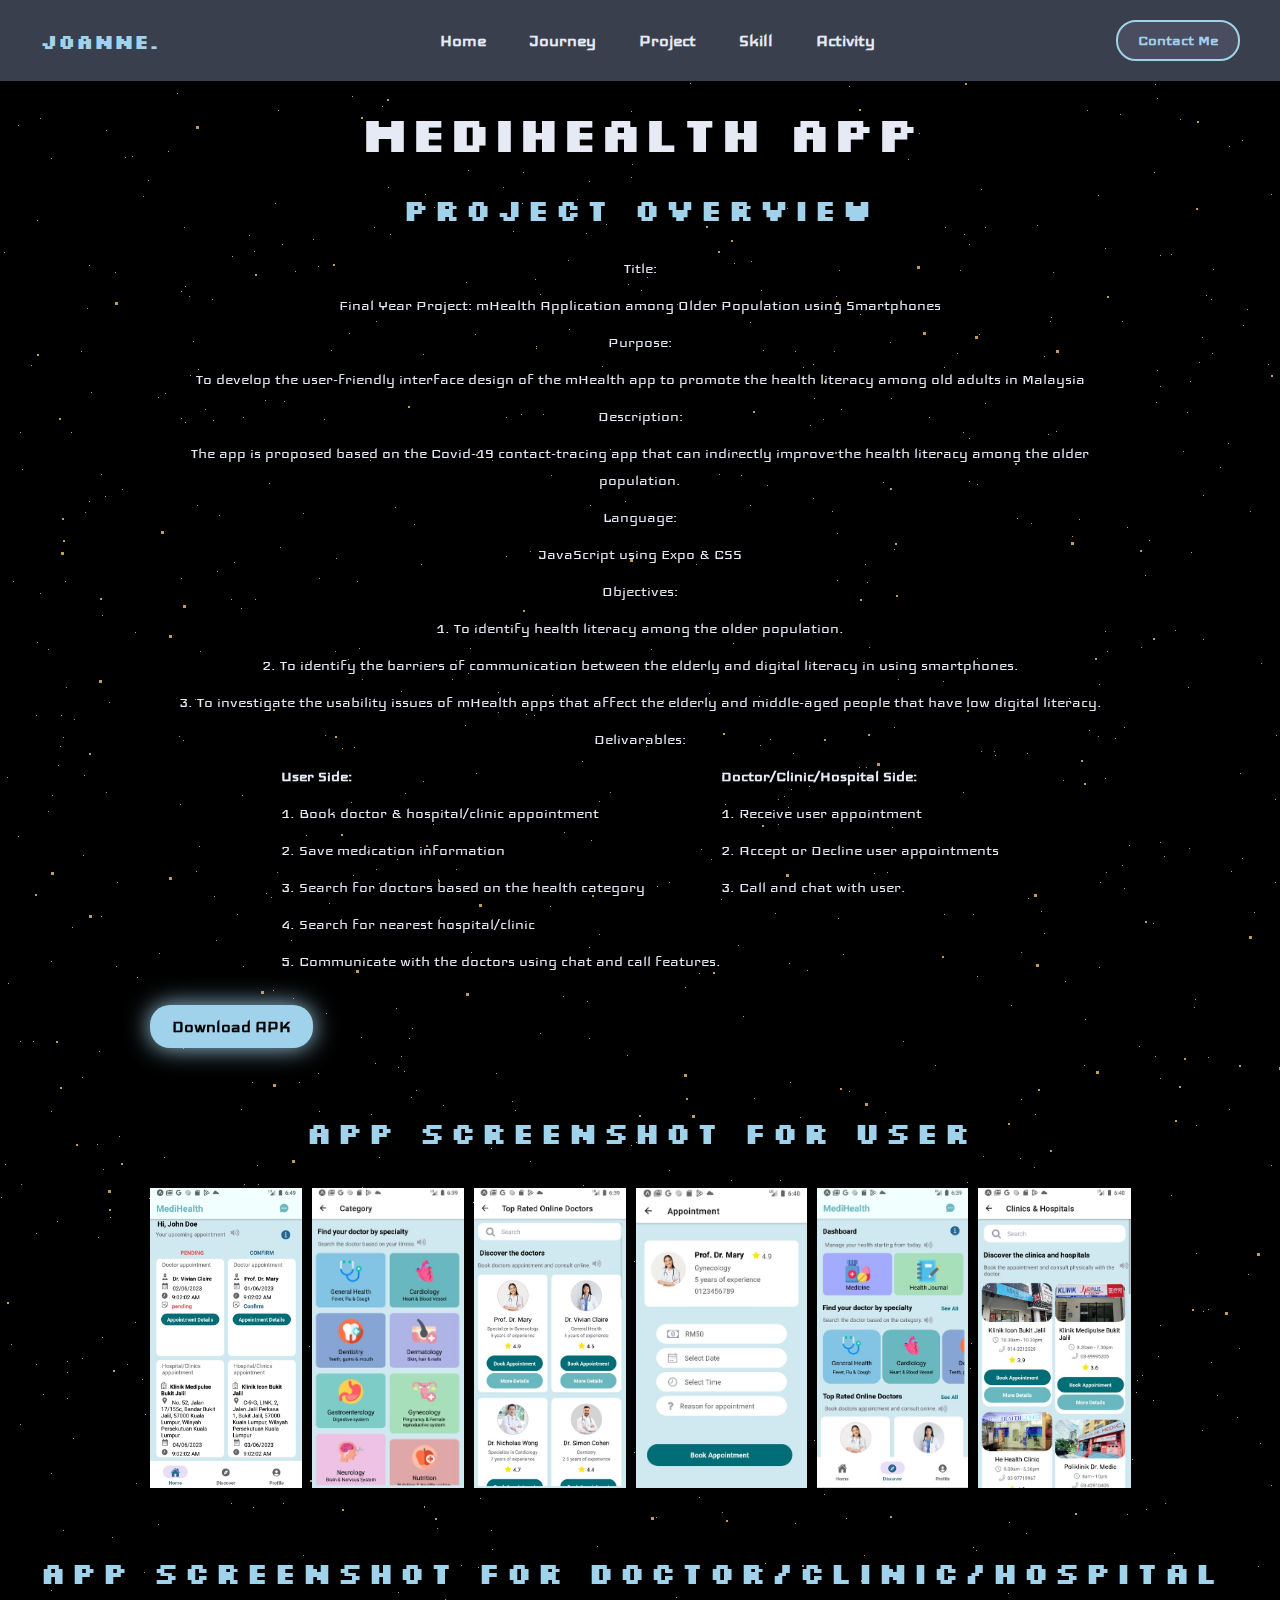
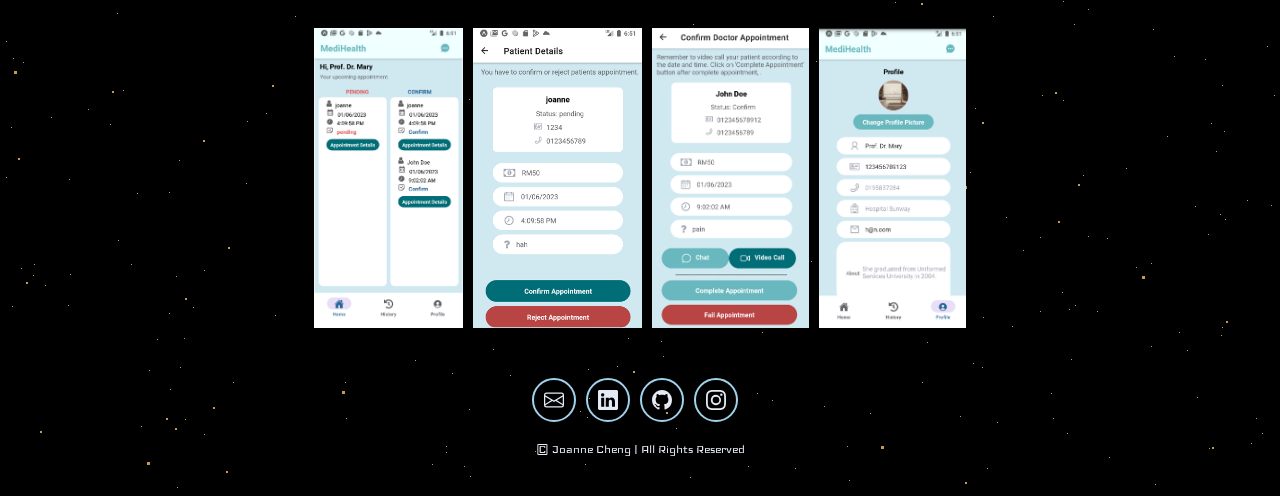
<file: project2.html>
<!DOCTYPE html>
<html>
    <head>
        <title>Project</title>
        <link rel="preconnect" href="https://fonts.googleapis.com">
        <link rel="preconnect" href="https://fonts.gstatic.com" crossorigin>
        <link href="https://fonts.googleapis.com/css2?family=Silkscreen:wght@400;700&display=swap" rel="stylesheet">
        <link href="https://fonts.googleapis.com/css2?family=Iceland&display=swap" rel="stylesheet">
        <link rel="stylesheet" href="style.css">
    </head>
    <body>
        <header class="header">
            <a href="home" class="logo">Joanne.</a>
            <i class="bx bx-menu" id="menu-icon"></i>
            <nav class="navbar">
                <a href="index.html#home">Home</a>
                <a href="index.html#journey">Journey</a>
                <a href="index.html#projects">Project</a>
                <a href="index.html#skill">Skill</a>
                <a href="index.html#activity">Activity</a>
            </nav>
            <a href="index.html#about" class="contact-btn">
                Contact Me
            </a>
        </header>

        <section class="home" id="home">
            <div class="bg-animation">
                <div id="stars"></div>
                <div id="stars2"></div>
                <div id="stars3"></div>
                <div id="stars4"></div>
            </div>

        <div class="project1" id="project1">
            <h1>MediHealth App</h1>
            <div class="project-details">
                <h2>Project Overview</h2>
                <p>Title: </p>
                <p>Final Year Project: mHealth Application among Older Population using Smartphones</p>
                <p>Purpose:</p>
                <p>To develop the user-friendly interface design of the mHealth app to promote the health literacy among old adults in Malaysia</p>
                <p>Description:</p>
                <p>The app is proposed based on the Covid-19 contact-tracing app that can indirectly improve the health literacy among the older population.</p>
                <p>Language:</p>
                <p>JavaScript using Expo & CSS</p>
                <p>Objectives:</p>
                <p>1.	To identify health literacy among the older population.</p>
                <p>2.	To identify the barriers of communication between the elderly and digital literacy in using smartphones.</p>
                <p>3.	To investigate the usability issues of mHealth apps that affect the elderly and middle-aged people that have low digital literacy.</p>
                <p>Delivarables:</p>
                <div class="delivarables" style="display:flex; flex-direction: row;">
                    <div style="flex-direction: column;">
                    <p style="font-weight: bold; ">User Side:</p>
                    <p>1. Book doctor & hospital/clinic appointment</p>
                    <p>2. Save medication information</p>
                    <p>3. Search for doctors based on the health category</p>
                    <p>4. Search for nearest hospital/clinic</p>
                    <p>5. Communicate with the doctors using chat and call features.</p>
                </div>
                    <div style="flex-direction: column;">
                    <p style="font-weight: bold;">Doctor/Clinic/Hospital Side:</p>
                    <p>1. Receive user appointment</p>
                    <p>2. Accept or Decline user appointments</p>
                    <p>3. Call and chat with user.</p>
                </div>
                </div>

                <div class="more-project-btn" style="margin-top:30px;">
                    <a style="text-decoration: none; color:black" href="https://drive.google.com/file/d/17MlEna3AxtcNwkP8Hs0AjleD8fHlYq3D/view?usp=sharing" target="_blank">Download APK</a>
                </div>
                    
                <h2 style="padding-top: 70px; margin-bottom:-30px;">App Screenshot for User</h2>
            </div> 

            <div class="project-container">
                <img src="photo/medi1.jpg" style="height:300px;">
                <img src="photo/medi3.jpg"style="height:300px;">
                <img src="photo/medi4.jpg"style="height:300px;">
                <img src="photo/medi5.jpg"style="height:300px;">
                <img src="photo/medi6.jpg"style="height:300px;">
                <img src="photo/medi7.jpg"style="height:300px;">
            </div>

            <h2 style="padding-top: 70px; margin-bottom:20px; padding-left: 40px;">App Screenshot for Doctor/Clinic/Hospital</h2>
            <div class="project-container"> 
                <img src="photo/doctor.png" style="height:300px;">
                <img src="photo/doctor1.png"style="height:300px;">
                <img src="photo/doctor2.png"style="height:300px;">
                <img src="photo/doctor3.png"style="height:300px;">
            </div>
        </div>
        </section>

        <section class="footer" id="footer">
            <div class="social-icons">
                <div class="row" style="justify-content: center; align-items: center;">
                    <a href="mailto:joannecheng0608@gmail.com">
                        <svg xmlns="http://www.w3.org/2000/svg" width="20" height="20" fill="currentColor" class="bi bi-envelope" viewBox="0 0 16 16">
                            <path d="M0 4a2 2 0 0 1 2-2h12a2 2 0 0 1 2 2v8a2 2 0 0 1-2 2H2a2 2 0 0 1-2-2zm2-1a1 1 0 0 0-1 1v.217l7 4.2 7-4.2V4a1 1 0 0 0-1-1zm13 2.383-4.708 2.825L15 11.105zm-.034 6.876-5.64-3.471L8 9.583l-1.326-.795-5.64 3.47A1 1 0 0 0 2 13h12a1 1 0 0 0 .966-.741M1 11.105l4.708-2.897L1 5.383z"/>
                        </svg>
                    </a>
                    <a href="https:www.linkedin.com/in/jiaen-cheng0608" target="_blank">
                        <svg xmlns="http://www.w3.org/2000/svg" width="20" height="20" fill="currentColor" class="bi bi-linkedin" viewBox="0 0 16 16">
                            <path d="M0 1.146C0 .513.526 0 1.175 0h13.65C15.474 0 16 .513 16 1.146v13.708c0 .633-.526 1.146-1.175 1.146H1.175C.526 16 0 15.487 0 14.854zm4.943 12.248V6.169H2.542v7.225zm-1.2-8.212c.837 0 1.358-.554 1.358-1.248-.015-.709-.52-1.248-1.342-1.248S2.4 3.226 2.4 3.934c0 .694.521 1.248 1.327 1.248zm4.908 8.212V9.359c0-.216.016-.432.08-.586.173-.431.568-.878 1.232-.878.869 0 1.216.662 1.216 1.634v3.865h2.401V9.25c0-2.22-1.184-3.252-2.764-3.252-1.274 0-1.845.7-2.165 1.193v.025h-.016l.016-.025V6.169h-2.4c.03.678 0 7.225 0 7.225z"/>
                        </svg>
                    </a>
                    <a href="https://github.com/Joanne-99" target="_blank">
                        <svg xmlns="http://www.w3.org/2000/svg" width="20" height="20" fill="currentColor" class="bi bi-github" viewBox="0 0 16 16">
                            <path d="M8 0C3.58 0 0 3.58 0 8c0 3.54 2.29 6.53 5.47 7.59.4.07.55-.17.55-.38 0-.19-.01-.82-.01-1.49-2.01.37-2.53-.49-2.69-.94-.09-.23-.48-.94-.82-1.13-.28-.15-.68-.52-.01-.53.63-.01 1.08.58 1.23.82.72 1.21 1.87.87 2.33.66.07-.52.28-.87.51-1.07-1.78-.2-3.64-.89-3.64-3.95 0-.87.31-1.59.82-2.15-.08-.2-.36-1.02.08-2.12 0 0 .67-.21 2.2.82.64-.18 1.32-.27 2-.27s1.36.09 2 .27c1.53-1.04 2.2-.82 2.2-.82.44 1.1.16 1.92.08 2.12.51.56.82 1.27.82 2.15 0 3.07-1.87 3.75-3.65 3.95.29.25.54.73.54 1.48 0 1.07-.01 1.93-.01 2.2 0 .21.15.46.55.38A8.01 8.01 0 0 0 16 8c0-4.42-3.58-8-8-8"/>
                        </svg>
                    </a>
                    <a href="https://www.instagram.com/jiaenimnida_" target="_blank">
                        <svg xmlns="http://www.w3.org/2000/svg" width="20" height="20" fill="currentColor" class="bi bi-instagram" viewBox="0 0 16 16">
                            <path d="M8 0C5.829 0 5.556.01 4.703.048 3.85.088 3.269.222 2.76.42a3.9 3.9 0 0 0-1.417.923A3.9 3.9 0 0 0 .42 2.76C.222 3.268.087 3.85.048 4.7.01 5.555 0 5.827 0 8.001c0 2.172.01 2.444.048 3.297.04.852.174 1.433.372 1.942.205.526.478.972.923 1.417.444.445.89.719 1.416.923.51.198 1.09.333 1.942.372C5.555 15.99 5.827 16 8 16s2.444-.01 3.298-.048c.851-.04 1.434-.174 1.943-.372a3.9 3.9 0 0 0 1.416-.923c.445-.445.718-.891.923-1.417.197-.509.332-1.09.372-1.942C15.99 10.445 16 10.173 16 8s-.01-2.445-.048-3.299c-.04-.851-.175-1.433-.372-1.941a3.9 3.9 0 0 0-.923-1.417A3.9 3.9 0 0 0 13.24.42c-.51-.198-1.092-.333-1.943-.372C10.443.01 10.172 0 7.998 0zm-.717 1.442h.718c2.136 0 2.389.007 3.232.046.78.035 1.204.166 1.486.275.373.145.64.319.92.599s.453.546.598.92c.11.281.24.705.275 1.485.039.843.047 1.096.047 3.231s-.008 2.389-.047 3.232c-.035.78-.166 1.203-.275 1.485a2.5 2.5 0 0 1-.599.919c-.28.28-.546.453-.92.598-.28.11-.704.24-1.485.276-.843.038-1.096.047-3.232.047s-2.39-.009-3.233-.047c-.78-.036-1.203-.166-1.485-.276a2.5 2.5 0 0 1-.92-.598 2.5 2.5 0 0 1-.6-.92c-.109-.281-.24-.705-.275-1.485-.038-.843-.046-1.096-.046-3.233s.008-2.388.046-3.231c.036-.78.166-1.204.276-1.486.145-.373.319-.64.599-.92s.546-.453.92-.598c.282-.11.705-.24 1.485-.276.738-.034 1.024-.044 2.515-.045zm4.988 1.328a.96.96 0 1 0 0 1.92.96.96 0 0 0 0-1.92m-4.27 1.122a4.109 4.109 0 1 0 0 8.217 4.109 4.109 0 0 0 0-8.217m0 1.441a2.667 2.667 0 1 1 0 5.334 2.667 2.667 0 0 1 0-5.334"/>
                        </svg>
                    </a>
                </div>
            </div>
            <p>© Joanne Cheng | All Rights Reserved</p>
        </section>
    </body>
</html>
</file>
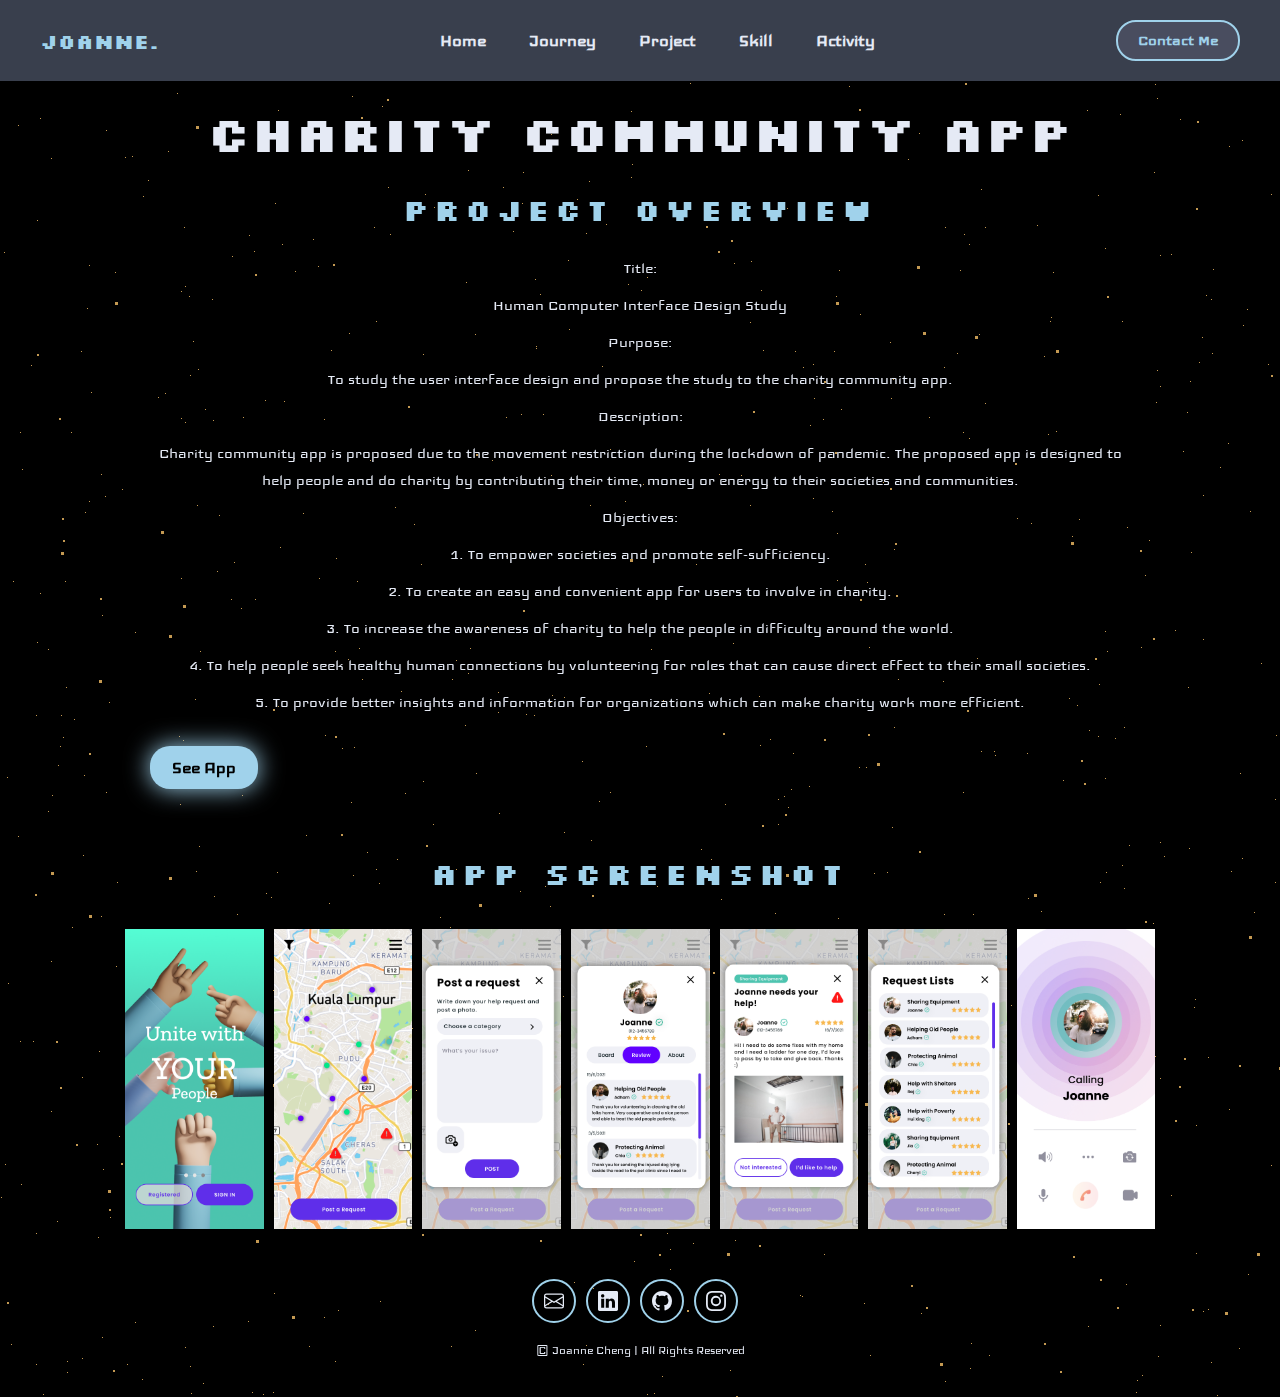
<file: project3.html>
<!DOCTYPE html>
<html>
    <head>
        <title>Project</title>
        <link rel="preconnect" href="https://fonts.googleapis.com">
        <link rel="preconnect" href="https://fonts.gstatic.com" crossorigin>
        <link href="https://fonts.googleapis.com/css2?family=Silkscreen:wght@400;700&display=swap" rel="stylesheet">
        <link href="https://fonts.googleapis.com/css2?family=Iceland&display=swap" rel="stylesheet">
        <link rel="stylesheet" href="style.css">
    </head>
    <body>
        <header class="header">
            <a href="home" class="logo">Joanne.</a>
            <i class="bx bx-menu" id="menu-icon"></i>
            <nav class="navbar">
                <a href="index.html#home">Home</a>
                <a href="index.html#journey">Journey</a>
                <a href="index.html#projects">Project</a>
                <a href="index.html#skill">Skill</a>
                <a href="index.html#activity">Activity</a>
            </nav>
            <a href="index.html#about" class="contact-btn">
                Contact Me
            </a>
        </header>

        <section class="home" id="home">
            <div class="bg-animation">
                <div id="stars"></div>
                <div id="stars2"></div>
                <div id="stars3"></div>
                <div id="stars4"></div>
            </div>

        <div class="project1" id="project1">
            <h1>Charity Community App</h1>
            <div class="project-details">
                <h2>Project Overview</h2>
                <p>Title: </p>
                <p>Human Computer Interface Design Study</p>
                <p>Purpose:</p>
                <p>To study the user interface design and propose the study to the charity community app.</p>
                <p>Description:</p>
                <p>Charity community app is proposed due to the movement restriction during the lockdown of pandemic. The proposed app is designed to help people and do charity by contributing their time, money or energy to their societies and communities. </p>
                <p>Objectives:</p>
                <p>1.	To empower societies and promote self-sufficiency. </p>
                <p>2.	To create an easy and convenient app for users to involve in charity.</p>
                <p>3.	To increase the awareness of charity to help the people in difficulty around the world.</p>
                <p>4.	To help people seek healthy human connections by volunteering for roles that can cause direct effect to their small societies.</p>
                <p>5.	To provide better insights and information for organizations which can make charity work more efficient. </p>
                <div class="more-project-btn" style="margin-top:30px;">
                    <a style="text-decoration: none; color:black" href="https://www.figma.com/proto/VN7sgizoE5wa3R1lSNBK6a/HCI-Community-App?page-id=0%3A1&node-id=1-74&node-type=frame&viewport=364%2C238%2C0.13&t=lnPCoauQEyzQV7p1-1&scaling=min-zoom&content-scaling=fixed&starting-point-node-id=1%3A134" target="_blank">See App</a>
                </div>
                    
                <h2 style="padding-top: 70px; margin-bottom:-30px;">App Screenshot</h2>
            </div> 

            <div class="project-container">
                <img src="photo/community1.png" style="height:300px;">
                <img src="photo/community2.png"style="height:300px;">
                <img src="photo/community3.png"style="height:300px;">
                <img src="photo/community4.png"style="height:300px;">
                <img src="photo/community5.png"style="height:300px;">
                <img src="photo/community6.png"style="height:300px;">
                <img src="photo/community7.png"style="height:300px;">
            </div>
        </div>
        </section>

        <section class="footer" id="footer">
            <div class="social-icons">
                <div class="row" style="justify-content: center; align-items: center;">
                    <a href="mailto:joannecheng0608@gmail.com">
                        <svg xmlns="http://www.w3.org/2000/svg" width="20" height="20" fill="currentColor" class="bi bi-envelope" viewBox="0 0 16 16">
                            <path d="M0 4a2 2 0 0 1 2-2h12a2 2 0 0 1 2 2v8a2 2 0 0 1-2 2H2a2 2 0 0 1-2-2zm2-1a1 1 0 0 0-1 1v.217l7 4.2 7-4.2V4a1 1 0 0 0-1-1zm13 2.383-4.708 2.825L15 11.105zm-.034 6.876-5.64-3.471L8 9.583l-1.326-.795-5.64 3.47A1 1 0 0 0 2 13h12a1 1 0 0 0 .966-.741M1 11.105l4.708-2.897L1 5.383z"/>
                        </svg>
                    </a>
                    <a href="https:www.linkedin.com/in/jiaen-cheng0608" target="_blank">
                        <svg xmlns="http://www.w3.org/2000/svg" width="20" height="20" fill="currentColor" class="bi bi-linkedin" viewBox="0 0 16 16">
                            <path d="M0 1.146C0 .513.526 0 1.175 0h13.65C15.474 0 16 .513 16 1.146v13.708c0 .633-.526 1.146-1.175 1.146H1.175C.526 16 0 15.487 0 14.854zm4.943 12.248V6.169H2.542v7.225zm-1.2-8.212c.837 0 1.358-.554 1.358-1.248-.015-.709-.52-1.248-1.342-1.248S2.4 3.226 2.4 3.934c0 .694.521 1.248 1.327 1.248zm4.908 8.212V9.359c0-.216.016-.432.08-.586.173-.431.568-.878 1.232-.878.869 0 1.216.662 1.216 1.634v3.865h2.401V9.25c0-2.22-1.184-3.252-2.764-3.252-1.274 0-1.845.7-2.165 1.193v.025h-.016l.016-.025V6.169h-2.4c.03.678 0 7.225 0 7.225z"/>
                        </svg>
                    </a>
                    <a href="https://github.com/Joanne-99" target="_blank">
                        <svg xmlns="http://www.w3.org/2000/svg" width="20" height="20" fill="currentColor" class="bi bi-github" viewBox="0 0 16 16">
                            <path d="M8 0C3.58 0 0 3.58 0 8c0 3.54 2.29 6.53 5.47 7.59.4.07.55-.17.55-.38 0-.19-.01-.82-.01-1.49-2.01.37-2.53-.49-2.69-.94-.09-.23-.48-.94-.82-1.13-.28-.15-.68-.52-.01-.53.63-.01 1.08.58 1.23.82.72 1.21 1.87.87 2.33.66.07-.52.28-.87.51-1.07-1.78-.2-3.64-.89-3.64-3.95 0-.87.31-1.59.82-2.15-.08-.2-.36-1.02.08-2.12 0 0 .67-.21 2.2.82.64-.18 1.32-.27 2-.27s1.36.09 2 .27c1.53-1.04 2.2-.82 2.2-.82.44 1.1.16 1.92.08 2.12.51.56.82 1.27.82 2.15 0 3.07-1.87 3.75-3.65 3.95.29.25.54.73.54 1.48 0 1.07-.01 1.93-.01 2.2 0 .21.15.46.55.38A8.01 8.01 0 0 0 16 8c0-4.42-3.58-8-8-8"/>
                        </svg>
                    </a>
                    <a href="https://www.instagram.com/jiaenimnida_" target="_blank">
                        <svg xmlns="http://www.w3.org/2000/svg" width="20" height="20" fill="currentColor" class="bi bi-instagram" viewBox="0 0 16 16">
                            <path d="M8 0C5.829 0 5.556.01 4.703.048 3.85.088 3.269.222 2.76.42a3.9 3.9 0 0 0-1.417.923A3.9 3.9 0 0 0 .42 2.76C.222 3.268.087 3.85.048 4.7.01 5.555 0 5.827 0 8.001c0 2.172.01 2.444.048 3.297.04.852.174 1.433.372 1.942.205.526.478.972.923 1.417.444.445.89.719 1.416.923.51.198 1.09.333 1.942.372C5.555 15.99 5.827 16 8 16s2.444-.01 3.298-.048c.851-.04 1.434-.174 1.943-.372a3.9 3.9 0 0 0 1.416-.923c.445-.445.718-.891.923-1.417.197-.509.332-1.09.372-1.942C15.99 10.445 16 10.173 16 8s-.01-2.445-.048-3.299c-.04-.851-.175-1.433-.372-1.941a3.9 3.9 0 0 0-.923-1.417A3.9 3.9 0 0 0 13.24.42c-.51-.198-1.092-.333-1.943-.372C10.443.01 10.172 0 7.998 0zm-.717 1.442h.718c2.136 0 2.389.007 3.232.046.78.035 1.204.166 1.486.275.373.145.64.319.92.599s.453.546.598.92c.11.281.24.705.275 1.485.039.843.047 1.096.047 3.231s-.008 2.389-.047 3.232c-.035.78-.166 1.203-.275 1.485a2.5 2.5 0 0 1-.599.919c-.28.28-.546.453-.92.598-.28.11-.704.24-1.485.276-.843.038-1.096.047-3.232.047s-2.39-.009-3.233-.047c-.78-.036-1.203-.166-1.485-.276a2.5 2.5 0 0 1-.92-.598 2.5 2.5 0 0 1-.6-.92c-.109-.281-.24-.705-.275-1.485-.038-.843-.046-1.096-.046-3.233s.008-2.388.046-3.231c.036-.78.166-1.204.276-1.486.145-.373.319-.64.599-.92s.546-.453.92-.598c.282-.11.705-.24 1.485-.276.738-.034 1.024-.044 2.515-.045zm4.988 1.328a.96.96 0 1 0 0 1.92.96.96 0 0 0 0-1.92m-4.27 1.122a4.109 4.109 0 1 0 0 8.217 4.109 4.109 0 0 0 0-8.217m0 1.441a2.667 2.667 0 1 1 0 5.334 2.667 2.667 0 0 1 0-5.334"/>
                        </svg>
                    </a>
                </div>
            </div>
            <p>© Joanne Cheng | All Rights Reserved</p>
        </section>
    </body>
</html>
</file>
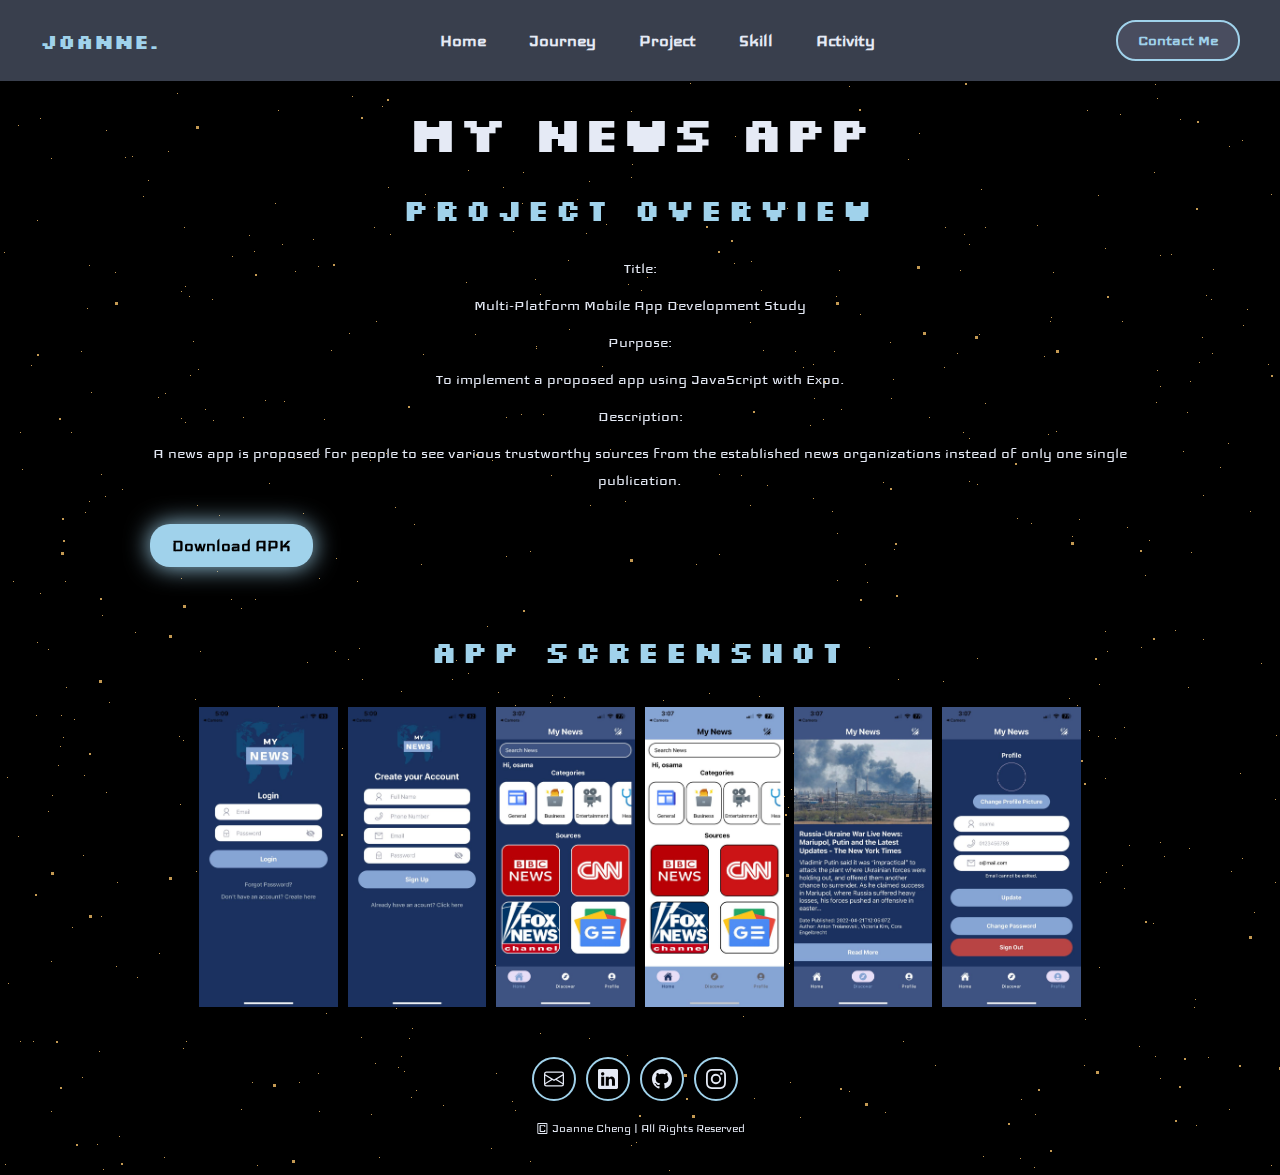
<file: project4.html>
<!DOCTYPE html>
<html>
    <head>
        <title>Project</title>
        <link rel="preconnect" href="https://fonts.googleapis.com">
        <link rel="preconnect" href="https://fonts.gstatic.com" crossorigin>
        <link href="https://fonts.googleapis.com/css2?family=Silkscreen:wght@400;700&display=swap" rel="stylesheet">
        <link href="https://fonts.googleapis.com/css2?family=Iceland&display=swap" rel="stylesheet">
        <link rel="stylesheet" href="style.css">
    </head>
    <body>
        <header class="header">
            <a href="home" class="logo">Joanne.</a>
            <i class="bx bx-menu" id="menu-icon"></i>
            <nav class="navbar">
                <a href="index.html#home">Home</a>
                <a href="index.html#journey">Journey</a>
                <a href="index.html#projects">Project</a>
                <a href="index.html#skill">Skill</a>
                <a href="index.html#activity">Activity</a>
            </nav>
            <a href="index.html#about" class="contact-btn">
                Contact Me
            </a>
        </header>

        <section class="home" id="home">
            <div class="bg-animation">
                <div id="stars"></div>
                <div id="stars2"></div>
                <div id="stars3"></div>
                <div id="stars4"></div>
            </div>

        <div class="project1" id="project1">
            <h1>MY News App</h1>
            <div class="project-details">
                <h2>Project Overview</h2>
                <p>Title: </p>
                <p>Multi-Platform Mobile App Development Study</p>
                <p>Purpose:</p>
                <p>To implement a proposed app using JavaScript with Expo.</p>
                <p>Description:</p>
                <p>A news app is proposed for people to see various trustworthy sources from the established news organizations instead of only one single publication.</p>
                <div class="more-project-btn" style="margin-top:30px;">
                    <a style="text-decoration: none; color:black" href="https://drive.google.com/file/d/1mTinPInlBc56U703mqpFGvI93PmtJx97/view?usp=sharing" target="_blank">Download APK</a>
                </div>
                    
                <h2 style="padding-top: 70px; margin-bottom:-30px;">App Screenshot</h2>
            </div> 

            <div class="project-container">
                <img src="photo/news1.jpeg" style="height:300px;">
                <img src="photo/news2.jpeg"style="height:300px;">
                <img src="photo/news3.jpeg"style="height:300px;">
                <img src="photo/news4.jpeg"style="height:300px;">
                <img src="photo/news5.jpeg"style="height:300px;">
                <img src="photo/news6.jpeg"style="height:300px;">
            </div>
        </div>
        </section>

        <section class="footer" id="footer">
            <div class="social-icons">
                <div class="row" style="justify-content: center; align-items: center;">
                    <a href="mailto:joannecheng0608@gmail.com">
                        <svg xmlns="http://www.w3.org/2000/svg" width="20" height="20" fill="currentColor" class="bi bi-envelope" viewBox="0 0 16 16">
                            <path d="M0 4a2 2 0 0 1 2-2h12a2 2 0 0 1 2 2v8a2 2 0 0 1-2 2H2a2 2 0 0 1-2-2zm2-1a1 1 0 0 0-1 1v.217l7 4.2 7-4.2V4a1 1 0 0 0-1-1zm13 2.383-4.708 2.825L15 11.105zm-.034 6.876-5.64-3.471L8 9.583l-1.326-.795-5.64 3.47A1 1 0 0 0 2 13h12a1 1 0 0 0 .966-.741M1 11.105l4.708-2.897L1 5.383z"/>
                        </svg>
                    </a>
                    <a href="https:www.linkedin.com/in/jiaen-cheng0608" target="_blank">
                        <svg xmlns="http://www.w3.org/2000/svg" width="20" height="20" fill="currentColor" class="bi bi-linkedin" viewBox="0 0 16 16">
                            <path d="M0 1.146C0 .513.526 0 1.175 0h13.65C15.474 0 16 .513 16 1.146v13.708c0 .633-.526 1.146-1.175 1.146H1.175C.526 16 0 15.487 0 14.854zm4.943 12.248V6.169H2.542v7.225zm-1.2-8.212c.837 0 1.358-.554 1.358-1.248-.015-.709-.52-1.248-1.342-1.248S2.4 3.226 2.4 3.934c0 .694.521 1.248 1.327 1.248zm4.908 8.212V9.359c0-.216.016-.432.08-.586.173-.431.568-.878 1.232-.878.869 0 1.216.662 1.216 1.634v3.865h2.401V9.25c0-2.22-1.184-3.252-2.764-3.252-1.274 0-1.845.7-2.165 1.193v.025h-.016l.016-.025V6.169h-2.4c.03.678 0 7.225 0 7.225z"/>
                        </svg>
                    </a>
                    <a href="https://github.com/Joanne-99" target="_blank">
                        <svg xmlns="http://www.w3.org/2000/svg" width="20" height="20" fill="currentColor" class="bi bi-github" viewBox="0 0 16 16">
                            <path d="M8 0C3.58 0 0 3.58 0 8c0 3.54 2.29 6.53 5.47 7.59.4.07.55-.17.55-.38 0-.19-.01-.82-.01-1.49-2.01.37-2.53-.49-2.69-.94-.09-.23-.48-.94-.82-1.13-.28-.15-.68-.52-.01-.53.63-.01 1.08.58 1.23.82.72 1.21 1.87.87 2.33.66.07-.52.28-.87.51-1.07-1.78-.2-3.64-.89-3.64-3.95 0-.87.31-1.59.82-2.15-.08-.2-.36-1.02.08-2.12 0 0 .67-.21 2.2.82.64-.18 1.32-.27 2-.27s1.36.09 2 .27c1.53-1.04 2.2-.82 2.2-.82.44 1.1.16 1.92.08 2.12.51.56.82 1.27.82 2.15 0 3.07-1.87 3.75-3.65 3.95.29.25.54.73.54 1.48 0 1.07-.01 1.93-.01 2.2 0 .21.15.46.55.38A8.01 8.01 0 0 0 16 8c0-4.42-3.58-8-8-8"/>
                        </svg>
                    </a>
                    <a href="https://www.instagram.com/jiaenimnida_" target="_blank">
                        <svg xmlns="http://www.w3.org/2000/svg" width="20" height="20" fill="currentColor" class="bi bi-instagram" viewBox="0 0 16 16">
                            <path d="M8 0C5.829 0 5.556.01 4.703.048 3.85.088 3.269.222 2.76.42a3.9 3.9 0 0 0-1.417.923A3.9 3.9 0 0 0 .42 2.76C.222 3.268.087 3.85.048 4.7.01 5.555 0 5.827 0 8.001c0 2.172.01 2.444.048 3.297.04.852.174 1.433.372 1.942.205.526.478.972.923 1.417.444.445.89.719 1.416.923.51.198 1.09.333 1.942.372C5.555 15.99 5.827 16 8 16s2.444-.01 3.298-.048c.851-.04 1.434-.174 1.943-.372a3.9 3.9 0 0 0 1.416-.923c.445-.445.718-.891.923-1.417.197-.509.332-1.09.372-1.942C15.99 10.445 16 10.173 16 8s-.01-2.445-.048-3.299c-.04-.851-.175-1.433-.372-1.941a3.9 3.9 0 0 0-.923-1.417A3.9 3.9 0 0 0 13.24.42c-.51-.198-1.092-.333-1.943-.372C10.443.01 10.172 0 7.998 0zm-.717 1.442h.718c2.136 0 2.389.007 3.232.046.78.035 1.204.166 1.486.275.373.145.64.319.92.599s.453.546.598.92c.11.281.24.705.275 1.485.039.843.047 1.096.047 3.231s-.008 2.389-.047 3.232c-.035.78-.166 1.203-.275 1.485a2.5 2.5 0 0 1-.599.919c-.28.28-.546.453-.92.598-.28.11-.704.24-1.485.276-.843.038-1.096.047-3.232.047s-2.39-.009-3.233-.047c-.78-.036-1.203-.166-1.485-.276a2.5 2.5 0 0 1-.92-.598 2.5 2.5 0 0 1-.6-.92c-.109-.281-.24-.705-.275-1.485-.038-.843-.046-1.096-.046-3.233s.008-2.388.046-3.231c.036-.78.166-1.204.276-1.486.145-.373.319-.64.599-.92s.546-.453.92-.598c.282-.11.705-.24 1.485-.276.738-.034 1.024-.044 2.515-.045zm4.988 1.328a.96.96 0 1 0 0 1.92.96.96 0 0 0 0-1.92m-4.27 1.122a4.109 4.109 0 1 0 0 8.217 4.109 4.109 0 0 0 0-8.217m0 1.441a2.667 2.667 0 1 1 0 5.334 2.667 2.667 0 0 1 0-5.334"/>
                        </svg>
                    </a>
                </div>
            </div>
            <p>© Joanne Cheng | All Rights Reserved</p>
        </section>
    </body>
</html>
</file>
<file: style.css>
.full-wh {
    position: absolute;
    top: 0px;
    left: 0px;
    bottom: 0px;
    width: 100%;
}

.bg-animation {
    position: fixed;
    top: 0;
    left: 0;
    width: 100%;
    height: 100%;
    z-index:-1;
}

#stars {
    width: 1px;
    height: 1px;
    background: transparent;
    box-shadow: 117px 1613px #c49952, 1488px 635px #c49952, 944px 914px #c49952, 647px 277px #c49952, 1792px 1205px #c49952, 656px 1517px #c49952, 820px 1839px #c49952, 1153px 1400px #c49952, 870px 13px #c49952, 550px 702px #c49952, 1155px 1056px #c49952, 88px 1709px #c49952, 1450px 1090px #c49952, 1929px 457px #c49952, 1390px 905px #5e5d5c, 1771px 269px #c49952, 1741px 669px #c49952, 432px 64px #c49952, 563px 996px #c49952, 1918px 1873px #c49952, 1845px 1211px #c49952, 231px 1503px #c49952, 37px 220px #c49952, 1970px 495px #c49952, 1812px 925px #c49952, 67px 1398px #c49952, 535px 279px #c49952, 1837px 829px #c49952, 1945px 685px #c49952, 1677px 1817px #c49952, 1317px 1415px #c49952, 1785px 905px #c49952, 1787px 1554px #c49952, 802px 1296px #c49952, 512px 1101px #c49952, 583px 1364px #c49952, 336px 558px #c49952, 979px 334px #c49952, 106px 792px #c49952, 204px 34px #c49952, 1845px 1763px #c49952, 445px 1599px #c49952, 386px 453px #c49952, 471px 952px #c49952, 1466px 1676px #c49952, 1885px 303px #c49952, 51px 1717px #c49952, 1211px 299px #c49952, 1546px 1887px #c49952, 1067px 33px #c49952, 1088px 1326px #c49952, 1938px 760px #c49952, 470px 648px #c49952, 1213px 269px #c49952, 1767px 78px #c49952, 977px 976px #c49952, 1926px 175px #c49952, 722px 1512px #c49952, 945px 227px #c49952, 1811px 99px #c49952, 1912px 1406px #c49952, 1602px 1243px #c49952, 610px 449px #c49952, 654px 1393px #c49952, 1930px 1193px #c49952, 258px 1184px #c49952, 89px 265px #c49952, 824px 1494px #c49952, 1506px 1435px #c49952, 1027px 753px #c49952, 1px 1197px #c49952, 530px 1161px #c49952, 864px 1555px #c49952, 1610px 1604px #c49952, 1035px 1114px #c49952, 1456px 133px #c49952, 1196px 1253px #c49952, 361px 1037px #c49952, 834px 351px #c49952, 436px 1676px #c49952, 1194px 1007px #c49952, 1141px 647px #c49952, 319px 454px #c49952, 937px 1769px #c49952, 1872px 1013px #c49952, 733px 643px #c49952, 1250px 511px #c49952, 189px 296px #c49952, 1639px 163px #c49952, 1584px 336px #c49952, 1912px 1343px #c49952, 1298px 1307px #c49952, 1750px 902px #c49952, 1129px 845px #c49952, 1899px 1470px #c49952, 1427px 232px #c49952, 1391px 838px #c49952, 1225px 1819px #c49952, 190px 1366px #c49952, 1865px 518px #c49952, 203px 1383px #c49952, 1455px 614px #c49952, 423px 354px #c49952, 1678px 1790px #c49952, 241px 608px #c49952, 1089px 730px #c49952, 1342px 38px #c49952, 1848px 249px #c49952, 1874px 1785px #c49952, 1040px 1837px #c49952, 751px 261px #c49952, 510px 1975px #c49952, 52px 795px #c49952, 1786px 1310px #c49952, 498px 712px #c49952, 190px 375px #c49952, 1341px 722px #c49952, 43px 1394px #c49952, 1821px 1687px #c49952, 106px 130px #c49952, 1717px 1978px #c49952, 168px 151px #c49952, 183px 740px #c49952, 945px 1381px #c49952, 669px 1170px #c49952, 1285px 1816px #c49952, 110px 1217px #c49952, 1623px 813px #c49952, 869px 647px #c49952, 867px 582px #c49952, 735px 1240px #c49952, 519px 1896px #c49952, 132px 156px #c49952, 1649px 193px #c49952, 241px 1109px #c49952, 643px 484px #c49952, 574px 1282px #c49952, 1952px 564px #c49952, 1978px 145px #c49952, 329px 903px #c49952, 1674px 617px #c49952, 1978px 558px #c49952, 1808px 1715px #c49952, 1526px 1238px #c49952, 475px 1330px #c49952, 810px 425px #c49952, 1709px 634px #c49952, 1658px 336px #c49952, 425px 194px #c49952, 352px 96px #c49952, 148px 180px #c49952, 1139px 1046px #c49952, 1809px 1233px #c49952, 1669px 171px #c49952, 263px 1394px #c49952, 534px 715px #c49952, 396px 1008px #c49952, 589px 1445px #c49952, 1190px 381px #c49952, 1709px 279px #c49952, 520px 891px #c49952, 1136px 1867px #c49952, 1280px 1233px #c49952, 836px 296px #c49952, 1348px 646px #c49952, 1539px 913px #c49952, 423px 781px #c49952, 1271px 1805px #c49952, 696px 564px #c49952, 1549px 804px #c49952, 303px 1555px #c49952, 1449px 1903px #c49952, 66px 687px #c49952, 1164px 856px #c49952, 1958px 1326px #c49952, 125px 157px #c49952, 508px 1669px #c49952, 465px 725px #c49952, 1925px 1440px #c49952, 405px 793px #c49952, 278px 110px #c49952, 1084px 1065px #c49952, 1077px 705px #c49952, 663px 1844px #c49952, 734px 263px #c49952, 870px 1761px #c49952, 103px 1169px #c49952, 1506px 1295px #c49952, 1883px 926px #c49952, 335px 1361px #c49952, 1126px 1284px #c49952, 257px 1165px #c49952, 837px 580px #c49952, 1211px 1362px #c49952, 1137px 1380px #c49952, 135px 632px #c49952, 1491px 1965px #c49952, 1098px 195px #c49952, 506px 417px #c49952, 693px 1243px #c49952, 622px 1862px #c49952, 1412px 1343px #c49952, 948px 1894px #c49952, 1315px 1363px #c49952, 754px 1098px #c49952, 1931px 930px #c49952, 1831px 342px #c49952, 1751px 1839px #c49952, 84px 775px #c49952, 1662px 1488px #c49952, 617px 1769px #c49952, 1869px 1292px #c49952, 963px 432px #c49952, 371px 1114px #c49952, 37px 642px #c49952, 21px 1184px #c49952, 602px 366px #c49952, 414px 524px #c49952, 282px 244px #c49952, 1689px 868px #c49952, 943px 681px #c49952, 898px 679px #c49952, 449px 1774px #c49952, 1678px 1313px #c49952, 475px 1811px #c49952, 1146px 1509px #c49952, 1151px 1863px #c49952, 1617px 846px #c49952, 82px 1077px #c49952, 324px 1317px #c49952, 1516px 885px #c49952, 1706px 1526px #c49952, 1925px 1180px #c49952, 553px 967px #c49952, 1072px 536px #c49952, 1715px 1816px #c49952, 185px 286px #c49952, 1362px 1600px #c49952, 628px 1938px #c49952, 1187px 412px #c49952, 569px 211px #c49952, 1959px 1356px #c49952, 1571px 105px #c49952, 319px 1111px #c49952, 36px 1364px #c49952, 502px 1788px #c49952, 1051px 1993px #c49952, 1617px 773px #c49952, 424px 1507px #c49952, 1623px 1955px #c49952, 307px 662px #c49952, 183px 1048px #c49952, 1919px 1453px #c49952, 1006px 1817px #c49952, 468px 673px #c49952, 1142px 1375px #c49952, 1228px 443px #c49952, 1734px 552px #c49952, 20px 1041px #c49952, 1783px 334px #c49952, 98px 1237px #c49952, 1356px 1940px #c49952, 853px 1779px #c49952, 1910px 560px #c49952, 1174px 1656px #c49952, 110px 1724px #c49952, 542px 1771px #c49952, 1758px 1931px #c49952, 1463px 1401px #c49952, 1155px 84px #c49952, 1504px 835px #c49952, 750px 322px #c49952, 407px 1900px #c49952, 1600px 1141px #c49952, 657px 886px #c49952, 526px 714px #c49952, 18px 836px #c49952, 1546px 1548px #c49952, 22px 469px #c49952, 594px 1466px #c49952, 1160px 1078px #c49952, 627px 1055px #c49952, 195px 699px #c49952, 1099px 684px #c49952, 530px 551px #c49952, 1160px 1325px #c49952, 894px 727px #c49952, 1157px 98px #c49952, 136px 1483px #c49952, 1875px 1975px #c49952, 1803px 566px #c49952, 318px 1073px #c49952, 1866px 1656px #c49952, 543px 414px #c49952, 719px 474px #c49952, 1115px 738px #c49952, 353px 875px #c49952, 184px 1938px #c49952, 1854px 1534px #c49952, 420px 1698px #c49952, 1480px 1550px #c49952, 522px 203px #c49952, 1897px 1904px #c49952, 975px 1708px #c49952, 1774px 602px #c49952, 1908px 274px #c49952, 61px 715px #c49952, 983px 1156px #c49952, 326px 1013px #c49952, 641px 290px #c49952, 1522px 120px #c49952, 405px 1637px #c49952, 1021px 1099px #c49952, 631px 1145px #c49952, 982px 1967px #c49952, 200px 651px #c49952, 795px 351px #c49952, 790px 1082px #c49952, 144px 1572px #c49952, 1542px 901px #c49952, 158px 1524px #c49952, 849px 1843px #c49952, 1807px 203px #c49952, 1747px 45px #c49952, 1603px 1738px #c49952, 617px 1966px #c49952, 342px 748px #c49952, 1779px 1173px #c49952, 1428px 152px #c49952, 589px 1998px #c49952, 1940px 1838px #c49952, 115px 272px #c49952, 1217px 1395px #c49952, 1402px 1491px #c49952, 1833px 1814px #c49952, 243px 966px #c49952, 319px 578px #c49952, 813px 364px #c49952, 669px 882px #c49952, 551px 134px #c49952, 1819px 920px #c49952, 740px 1826px #c49952, 1021px 952px #c49952, 1575px 453px #c49952, 324px 419px #c49952, 929px 417px #c49952, 885px 1112px #c49952, 503px 187px #c49952, 1908px 362px #c49952, 1063px 1601px #c49952, 169px 1792px #c49952, 789px 963px #c49952, 1697px 948px #c49952, 1761px 1810px #c49952, 1844px 1591px #c49952, 1709px 949px #c49952, 1402px 1396px #c49952, 1037px 225px #c49952, 1832px 518px #c49952, 1728px 1782px #c49952, 194px 1421px #c49952, 1395px 742px #c49952, 1478px 1325px #c49952, 40px 593px #c49952, 1732px 117px #c49952, 51px 158px #c49952, 1598px 1672px #c49952, 701px 849px #c49952, 1403px 1979px #c49952, 145px 1414px #c49952, 550px 906px #c49952, 1366px 460px #c49952, 142px 1379px #c49952, 34px 1864px #c49952, 1346px 308px #c49952, 293px 998px #c49952, 21px 1868px #c49952, 540px 1033px #c49952, 60px 746px #c49952, 1602px 1476px #c49952, 180px 804px #c49952, 345px 1982px #c49952, 1439px 640px #c49952, 939px 1834px #c49952, 20px 432px #c49952, 492px 1549px #c49952, 109px 1579px #c49952, 1796px 1403px #c49952, 1079px 519px #c49952, 1664px 389px #c49952, 1627px 1061px #c49952, 823px 419px #c49952, 1399px 1882px #c49952, 1906px 344px #c49952, 1189px 848px #c49952, 117px 882px #c49952, 1262px 33px #c49952, 1048px 434px #c49952, 1208px 1309px #c49952, 1616px 408px #c49952, 1833px 853px #c49952, 1433px 1656px #c49952, 811px 1861px #c49952, 439px 1672px #c49952, 1105px 248px #c49952, 328px 1652px #c49952, 13px 1658px #c49952, 685px 987px #c49952, 985px 403px #c49952, 1664px 1206px #c49952, 1993px 1925px #c49952, 440px 917px #c49952, 1835px 319px #c49952, 1404px 1907px #c49952, 624px 1443px #c49952, 843px 954px #c49952, 478px 1567px #c49952, 895px 1602px #c49952, 1231px 871px #c49952, 1267px 1646px #c49952, 475px 334px #c49952, 784px 796px #c49952, 1294px 199px #c49952, 109px 702px #c49952, 1978px 362px #c49952, 291px 940px #c49952, 971px 1343px #c49952, 74px 719px #c49952, 36px 715px #c49952, 1007px 1423px #c49952, 860px 314px #c49952, 631px 177px #c49952, 1900px 1590px #c49952, 1239px 1348px #c49952, 1346px 1270px #c49952, 1934px 1475px #c49952, 1553px 559px #c49952, 588px 1969px #c49952, 670px 1269px #c49952, 1484px 376px #c49952, 20px 1424px #c49952, 1396px 8px #c49952, 969px 244px #c49952, 1807px 538px #c49952, 1873px 891px #c49952, 636px 1142px #c49952, 1474px 1562px #c49952, 763px 350px #c49952, 663px 700px #c49952, 500px 1469px #c49952, 1302px 722px #c49952, 181px 291px #c49952, 266px 893px #c49952, 1403px 654px #c49952, 492px 460px #c49952, 1503px 1369px #c49952, 23px 1662px #c49952, 349px 333px #c49952, 1435px 1017px #c49952, 1441px 705px #c49952, 1708px 1446px #c49952, 1041px 911px #c49952, 1063px 780px #c49952, 1158px 1356px #c49952, 767px 1454px #c49952, 1912px 797px #c49952, 1731px 1759px #c49952, 1378px 1390px #c49952, 1815px 1364px #c49952, 960px 270px #c49952, 1343px 427px #c49952, 275px 203px #c49952, 1319px 1092px #c49952, 1455px 770px #c49952, 283px 1503px #c49952, 1505px 901px #c49952, 1738px 1561px #c49952, 1526px 1935px #c49952, 1757px 669px #c49952, 1640px 620px #c49952, 1750px 722px #c49952, 748px 66px #c49952, 1149px 540px #c49952, 159px 953px #c49952, 200px 1426px #c49952, 515px 1110px #c49952, 1552px 737px #c49952, 1094px 1459px #c49952, 778px 799px #c49952, 1031px 523px #c49952, 743px 1825px #c49952, 1100px 882px #c49952, 1088px 1836px #c49952, 255px 599px #c49952, 67px 1361px #c49952, 247px 1721px #c49952, 1722px 346px #c49952, 1822px 155px #c49952, 452px 1973px #c49952, 415px 1960px #c49952, 1109px 57px #c49952, 273px 1392px #c49952, 404px 1071px #c49952, 1212px 353px #c49952, 370px 460px #c49952, 795px 1523px #c49952, 1932px 340px #c49952, 51px 1473px #c49952, 1268px 364px #c49952, 1512px 1862px #c49952, 1678px 1801px #c49952, 1796px 579px #c49952, 254px 251px #c49952, 1466px 1717px #c49952, 893px 379px #c49952, 1153px 923px #c49952, 913px 1808px #c49952, 791px 789px #c49952, 417px 1924px #c49952, 1336px 1599px #c49952, 1695px 908px #c49952, 1120px 114px #c49952, 493px 1949px #c49952, 68px 1905px #c49952, 969px 481px #c49952, 1420px 1095px #c49952, 800px 1117px #c49952, 390px 234px #c49952, 356px 1644px #c49952, 1098px 1486px #c49952, 1360px 521px #c49952, 149px 1198px #c49952, 354px 747px #c49952, 1749px 487px #c49952, 470px 76px #c49952, 1672px 289px #c49952, 1731px 545px #c49952, 1547px 1590px #c49952, 498px 692px #c49952, 398px 1592px #c49952, 1846px 1237px #c49952, 1537px 1474px #c49952, 1726px 1374px #c49952, 1922px 858px #c49952, 376px 321px #c49952, 985px 227px #c49952, 234px 1421px #c49952, 760px 745px #c49952, 1990px 1132px #c49952, 1560px 1597px #c49952, 338px 1310px #c49952, 1924px 1664px #c49952, 547px 1747px #c49952, 1639px 1282px #c49952, 1202px 337px #c49952, 1985px 779px #c49952, 737px 456px #c49952, 89px 501px #c49952, 963px 792px #c49952, 655px 1447px #c49952, 1492px 1994px #c49952, 1171px 254px #c49952, 892px 827px #c49952, 1735px 442px #c49952, 1474px 1187px #c49952, 846px 1518px #c49952, 557px 1805px #c49952, 738px 945px #c49952, 795px 68px #c49952, 663px 1956px #c49952, 1607px 290px #c49952, 1524px 15px #c49952, 1097px 1911px #c49952, 157px 1939px #c49952, 935px 1065px #c49952, 1809px 1708px #c49952, 164px 1157px #c49952, 83px 855px #c49952, 625px 501px #c49952, 814px 398px #c49952, 552px 695px #c49952, 597px 1546px #c49952, 1237px 1417px #c49952, 628px 284px #c49952, 866px 767px #c49952, 1403px 1394px #c49952, 765px 1563px #c49952, 1648px 109px #c49952, 1205px 1659px #c49952, 921px 1313px #c49952, 1319px 243px #c49952, 18px 125px #c49952, 7px 777px #c49952, 181px 418px #c49952, 1062px 1892px #c49952, 382px 106px #c49952, 994px 751px #c49952, 964px 234px #c49952, 40px 118px #c49952, 278px 706px #c49952, 1540px 1978px #c49952, 425px 1661px #c49952, 1050px 321px #c49952, 735px 1729px #c49952, 1438px 260px #c49952, 1229px 1109px #c49952, 186px 1041px #c49952, 244px 1184px #c49952, 392px 1472px #c49952, 670px 1249px #c49952, 1260px 1443px #c49952, 1977px 1511px #c49952, 1240px 773px #c49952, 303px 513px #c49952, 63px 1530px #c49952, 610px 792px #c49952, 1987px 1647px #c49952, 676px 1597px #c49952, 1740px 1244px #c49952, 816px 1661px #c49952, 351px 802px #c49952, 252px 1082px #c49952, 31px 365px #c49952, 1453px 984px #c49952, 667px 1233px #c49952, 1247px 1800px #c49952, 839px 270px #c49952, 775px 913px #c49952, 1966px 1398px #c49952, 499px 813px #c49952, 922px 1982px #c49952, 1409px 1902px #c49952, 1499px 1766px #c49952, 721px 899px #c49952, 788px 807px #c49952, 989px 1355px #c49952, 1248px 1274px #c49952, 849px 1091px #c49952, 1799px 1036px #c49952, 1486px 700px #c49952, 170px 1989px #c49952, 1275px 799px #c49952, 772px 2000px #c49952, 1642px 362px #c49952, 216px 940px #c49952, 1893px 281px #c49952, 1944px 1298px #c49952, 1294px 400px #c49952, 1523px 441px #c49952, 1829px 340px #c49952, 468px 170px #c49952, 1099px 967px #c49952, 1331px 665px #c49952, 1174px 1553px #c49952, 1567px 325px #c49952, 1028px 1399px #c49952, 781px 1451px #c49952, 1912px 1954px #c49952, 874px 873px #c49952, 1298px 1722px #c49952, 1879px 706px #c49952, 57px 1221px #c49952, 1116px 1432px #c49952, 48px 811px #c49952, 101px 916px #c49952, 677px 304px #c49952, 1203px 639px #c49952, 1391px 199px #c49952, 1895px 1988px #c49952, 1462px 1023px #c49952, 1216px 1751px #c49952, 1261px 663px #c49952, 1290px 1119px #c49952, 137px 1793px #c49952, 1052px 1470px #c49952, 1561px 226px #c49952, 1156px 402px #c49952, 709px 693px #c49952, 1040px 1911px #c49952, 1624px 1115px #c49952, 551px 475px #c49952, 416px 1090px #c49952, 1183px 451px #c49952, 58px 765px #c49952, 743px 1016px #c49952, 198px 369px #c49952, 1645px 1503px #c49952, 997px 22px #c49952, 1447px 1323px #c49952, 379px 883px #c49952, 1171px 1195px #c49952, 919px 133px #c49952, 1400px 517px #c49952, 725px 804px #c49952, 1600px 699px #c49952, 357px 581px #c49952, 266px 1713px #c49952, 848px 1749px #c49952, 1963px 1045px #c49952, 119px 1136px #c49952;
    -webkit-animation: animStar 50s linear infinite;
    -moz-animation: animStar 50s linear infinite;
    -ms-animation: animStar 50s linear infinite;
    animation: animStar 50s linear infinite;
}

#stars:after {
    content: " ";
    position: absolute;
    top: 2000px;
    width: 1px;
    height: 1px;
    background: transparent;
    box-shadow: 117px 1613px #c49952, 1488px 635px #c49952, 944px 914px #c49952, 647px 277px #c49952, 1792px 1205px #c49952, 656px 1517px #c49952, 820px 1839px #c49952, 1153px 1400px #c49952, 870px 13px #c49952, 550px 702px #c49952, 1155px 1056px #c49952, 88px 1709px #c49952, 1450px 1090px #c49952, 1929px 457px #c49952, 1390px 905px #c49952, 1771px 269px #c49952, 1741px 669px #c49952, 432px 64px #c49952, 563px 996px #c49952, 1918px 1873px #c49952, 1845px 1211px #c49952, 231px 1503px #c49952, 37px 220px #c49952, 1970px 495px #c49952, 1812px 925px #c49952, 67px 1398px #c49952, 535px 279px #c49952, 1837px 829px #c49952, 1945px 685px #c49952, 1677px 1817px #c49952, 1317px 1415px #c49952, 1785px 905px #c49952, 1787px 1554px #c49952, 802px 1296px #c49952, 512px 1101px #c49952, 583px 1364px #c49952, 336px 558px #c49952, 979px 334px #c49952, 106px 792px #c49952, 204px 34px #c49952, 1845px 1763px #c49952, 445px 1599px #c49952, 386px 453px #c49952, 471px 952px #c49952, 1466px 1676px #c49952, 1885px 303px #c49952, 51px 1717px #c49952, 1211px 299px #c49952, 1546px 1887px #c49952, 1067px 33px #c49952, 1088px 1326px #c49952, 1938px 760px #c49952, 470px 648px #c49952, 1213px 269px #c49952, 1767px 78px #c49952, 977px 976px #c49952, 1926px 175px #c49952, 722px 1512px #c49952, 945px 227px #c49952, 1811px 99px #c49952, 1912px 1406px #c49952, 1602px 1243px #c49952, 610px 449px #c49952, 654px 1393px #c49952, 1930px 1193px #c49952, 258px 1184px #c49952, 89px 265px #c49952, 824px 1494px #c49952, 1506px 1435px #c49952, 1027px 753px #c49952, 1px 1197px #c49952, 530px 1161px #c49952, 864px 1555px #c49952, 1610px 1604px #c49952, 1035px 1114px #c49952, 1456px 133px #c49952, 1196px 1253px #c49952, 361px 1037px #c49952, 834px 351px #c49952, 436px 1676px #c49952, 1194px 1007px #c49952, 1141px 647px #c49952, 319px 454px #c49952, 937px 1769px #c49952, 1872px 1013px #c49952, 733px 643px #c49952, 1250px 511px #c49952, 189px 296px #c49952, 1639px 163px #c49952, 1584px 336px #c49952, 1912px 1343px #c49952, 1298px 1307px #c49952, 1750px 902px #c49952, 1129px 845px #c49952, 1899px 1470px #c49952, 1427px 232px #c49952, 1391px 838px #c49952, 1225px 1819px #c49952, 190px 1366px #c49952, 1865px 518px #c49952, 203px 1383px #c49952, 1455px 614px #c49952, 423px 354px #c49952, 1678px 1790px #c49952, 241px 608px #c49952, 1089px 730px #c49952, 1342px 38px #c49952, 1848px 249px #c49952, 1874px 1785px #c49952, 1040px 1837px #c49952, 751px 261px #c49952, 510px 1975px #c49952, 52px 795px #c49952, 1786px 1310px #c49952, 498px 712px #c49952, 190px 375px #c49952, 1341px 722px #c49952, 43px 1394px #c49952, 1821px 1687px #c49952, 106px 130px #c49952, 1717px 1978px #c49952, 168px 151px #c49952, 183px 740px #c49952, 945px 1381px #c49952, 669px 1170px #c49952, 1285px 1816px #c49952, 110px 1217px #c49952, 1623px 813px #c49952, 869px 647px #c49952, 867px 582px #c49952, 735px 1240px #c49952, 519px 1896px #c49952, 132px 156px #c49952, 1649px 193px #c49952, 241px 1109px #c49952, 643px 484px #c49952, 574px 1282px #c49952, 1952px 564px #c49952, 1978px 145px #c49952, 329px 903px #c49952, 1674px 617px #c49952, 1978px 558px #c49952, 1808px 1715px #c49952, 1526px 1238px #c49952, 475px 1330px #c49952, 810px 425px #c49952, 1709px 634px #c49952, 1658px 336px #c49952, 425px 194px #c49952, 352px 96px #c49952, 148px 180px #c49952, 1139px 1046px #c49952, 1809px 1233px #c49952, 1669px 171px #c49952, 263px 1394px #c49952, 534px 715px #c49952, 396px 1008px #c49952, 589px 1445px #c49952, 1190px 381px #c49952, 1709px 279px #c49952, 520px 891px #c49952, 1136px 1867px #c49952, 1280px 1233px #c49952, 836px 296px #c49952, 1348px 646px #c49952, 1539px 913px #c49952, 423px 781px #c49952, 1271px 1805px #c49952, 696px 564px #c49952, 1549px 804px #c49952, 303px 1555px #c49952, 1449px 1903px #c49952, 66px 687px #c49952, 1164px 856px #c49952, 1958px 1326px #c49952, 125px 157px #c49952, 508px 1669px #c49952, 465px 725px #c49952, 1925px 1440px #c49952, 405px 793px #c49952, 278px 110px #c49952, 1084px 1065px #c49952, 1077px 705px #c49952, 663px 1844px #c49952, 734px 263px #c49952, 870px 1761px #c49952, 103px 1169px #c49952, 1506px 1295px #c49952, 1883px 926px #c49952, 335px 1361px #c49952, 1126px 1284px #c49952, 257px 1165px #c49952, 837px 580px #c49952, 1211px 1362px #c49952, 1137px 1380px #c49952, 135px 632px #c49952, 1491px 1965px #c49952, 1098px 195px #c49952, 506px 417px #c49952, 693px 1243px #c49952, 622px 1862px #c49952, 1412px 1343px #c49952, 948px 1894px #c49952, 1315px 1363px #c49952, 754px 1098px #c49952, 1931px 930px #c49952, 1831px 342px #c49952, 1751px 1839px #c49952, 84px 775px #c49952, 1662px 1488px #c49952, 617px 1769px #c49952, 1869px 1292px #c49952, 963px 432px #c49952, 371px 1114px #c49952, 37px 642px #c49952, 21px 1184px #c49952, 602px 366px #c49952, 414px 524px #c49952, 282px 244px #c49952, 1689px 868px #c49952, 943px 681px #c49952, 898px 679px #c49952, 449px 1774px #c49952, 1678px 1313px #c49952, 475px 1811px #c49952, 1146px 1509px #c49952, 1151px 1863px #c49952, 1617px 846px #c49952, 82px 1077px #c49952, 324px 1317px #c49952, 1516px 885px #c49952, 1706px 1526px #c49952, 1925px 1180px #c49952, 553px 967px #c49952, 1072px 536px #c49952, 1715px 1816px #c49952, 185px 286px #c49952, 1362px 1600px #c49952, 628px 1938px #c49952, 1187px 412px #c49952, 569px 211px #c49952, 1959px 1356px #c49952, 1571px 105px #c49952, 319px 1111px #c49952, 36px 1364px #c49952, 502px 1788px #c49952, 1051px 1993px #c49952, 1617px 773px #c49952, 424px 1507px #c49952, 1623px 1955px #c49952, 307px 662px #c49952, 183px 1048px #c49952, 1919px 1453px #c49952, 1006px 1817px #c49952, 468px 673px #c49952, 1142px 1375px #c49952, 1228px 443px #c49952, 1734px 552px #c49952, 20px 1041px #c49952, 1783px 334px #c49952, 98px 1237px #c49952, 1356px 1940px #c49952, 853px 1779px #c49952, 1910px 560px #c49952, 1174px 1656px #c49952, 110px 1724px #c49952, 542px 1771px #c49952, 1758px 1931px #c49952, 1463px 1401px #c49952, 1155px 84px #c49952, 1504px 835px #c49952, 750px 322px #c49952, 407px 1900px #c49952, 1600px 1141px #c49952, 657px 886px #c49952, 526px 714px #c49952, 18px 836px #c49952, 1546px 1548px #c49952, 22px 469px #c49952, 594px 1466px #c49952, 1160px 1078px #c49952, 627px 1055px #c49952, 195px 699px #c49952, 1099px 684px #c49952, 530px 551px #c49952, 1160px 1325px #c49952, 894px 727px #c49952, 1157px 98px #c49952, 136px 1483px #c49952, 1875px 1975px #c49952, 1803px 566px #c49952, 318px 1073px #c49952, 1866px 1656px #c49952, 543px 414px #c49952, 719px 474px #c49952, 1115px 738px #c49952, 353px 875px #c49952, 184px 1938px #c49952, 1854px 1534px #c49952, 420px 1698px #c49952, 1480px 1550px #c49952, 522px 203px #c49952, 1897px 1904px #c49952, 975px 1708px #c49952, 1774px 602px #c49952, 1908px 274px #c49952, 61px 715px #c49952, 983px 1156px #c49952, 326px 1013px #c49952, 641px 290px #c49952, 1522px 120px #c49952, 405px 1637px #c49952, 1021px 1099px #c49952, 631px 1145px #c49952, 982px 1967px #c49952, 200px 651px #c49952, 795px 351px #c49952, 790px 1082px #c49952, 144px 1572px #c49952, 1542px 901px #c49952, 158px 1524px #c49952, 849px 1843px #c49952, 1807px 203px #c49952, 1747px 45px #c49952, 1603px 1738px #c49952, 617px 1966px #c49952, 342px 748px #c49952, 1779px 1173px #c49952, 1428px 152px #c49952, 589px 1998px #c49952, 1940px 1838px #c49952, 115px 272px #c49952, 1217px 1395px #c49952, 1402px 1491px #c49952, 1833px 1814px #c49952, 243px 966px #c49952, 319px 578px #c49952, 813px 364px #c49952, 669px 882px #c49952, 551px 134px #c49952, 1819px 920px #c49952, 740px 1826px #c49952, 1021px 952px #c49952, 1575px 453px #c49952, 324px 419px #c49952, 929px 417px #c49952, 885px 1112px #c49952, 503px 187px #c49952, 1908px 362px #c49952, 1063px 1601px #c49952, 169px 1792px #c49952, 789px 963px #c49952, 1697px 948px #c49952, 1761px 1810px #c49952, 1844px 1591px #c49952, 1709px 949px #c49952, 1402px 1396px #c49952, 1037px 225px #c49952, 1832px 518px #c49952, 1728px 1782px #c49952, 194px 1421px #c49952, 1395px 742px #c49952, 1478px 1325px #c49952, 40px 593px #c49952, 1732px 117px #c49952, 51px 158px #c49952, 1598px 1672px #c49952, 701px 849px #c49952, 1403px 1979px #c49952, 145px 1414px #c49952, 550px 906px #c49952, 1366px 460px #c49952, 142px 1379px #c49952, 34px 1864px #c49952, 1346px 308px #c49952, 293px 998px #c49952, 21px 1868px #c49952, 540px 1033px #c49952, 60px 746px #c49952, 1602px 1476px #c49952, 180px 804px #c49952, 345px 1982px #c49952, 1439px 640px #c49952, 939px 1834px #c49952, 20px 432px #c49952, 492px 1549px #c49952, 109px 1579px #c49952, 1796px 1403px #c49952, 1079px 519px #c49952, 1664px 389px #c49952, 1627px 1061px #c49952, 823px 419px #c49952, 1399px 1882px #c49952, 1906px 344px #c49952, 1189px 848px #c49952, 117px 882px #c49952, 1262px 33px #c49952, 1048px 434px #c49952, 1208px 1309px #c49952, 1616px 408px #c49952, 1833px 853px #c49952, 1433px 1656px #c49952, 811px 1861px #c49952, 439px 1672px #c49952, 1105px 248px #c49952, 328px 1652px #c49952, 13px 1658px #c49952, 685px 987px #c49952, 985px 403px #c49952, 1664px 1206px #c49952, 1993px 1925px #c49952, 440px 917px #c49952, 1835px 319px #c49952, 1404px 1907px #c49952, 624px 1443px #c49952, 843px 954px #c49952, 478px 1567px #c49952, 895px 1602px #c49952, 1231px 871px #c49952, 1267px 1646px #c49952, 475px 334px #c49952, 784px 796px #c49952, 1294px 199px #c49952, 109px 702px #c49952, 1978px 362px #c49952, 291px 940px #c49952, 971px 1343px #c49952, 74px 719px #c49952, 36px 715px #c49952, 1007px 1423px #c49952, 860px 314px #c49952, 631px 177px #c49952, 1900px 1590px #c49952, 1239px 1348px #c49952, 1346px 1270px #c49952, 1934px 1475px #c49952, 1553px 559px #c49952, 588px 1969px #c49952, 670px 1269px #c49952, 1484px 376px #c49952, 20px 1424px #c49952, 1396px 8px #c49952, 969px 244px #c49952, 1807px 538px #c49952, 1873px 891px #c49952, 636px 1142px #c49952, 1474px 1562px #c49952, 763px 350px #c49952, 663px 700px #c49952, 500px 1469px #c49952, 1302px 722px #c49952, 181px 291px #c49952, 266px 893px #c49952, 1403px 654px #c49952, 492px 460px #c49952, 1503px 1369px #c49952, 23px 1662px #c49952, 349px 333px #c49952, 1435px 1017px #c49952, 1441px 705px #c49952, 1708px 1446px #c49952, 1041px 911px #c49952, 1063px 780px #c49952, 1158px 1356px #c49952, 767px 1454px #c49952, 1912px 797px #c49952, 1731px 1759px #c49952, 1378px 1390px #c49952, 1815px 1364px #c49952, 960px 270px #c49952, 1343px 427px #c49952, 275px 203px #c49952, 1319px 1092px #c49952, 1455px 770px #c49952, 283px 1503px #c49952, 1505px 901px #c49952, 1738px 1561px #c49952, 1526px 1935px #c49952, 1757px 669px #c49952, 1640px 620px #c49952, 1750px 722px #c49952, 748px 66px #c49952, 1149px 540px #c49952, 159px 953px #c49952, 200px 1426px #c49952, 515px 1110px #c49952, 1552px 737px #c49952, 1094px 1459px #c49952, 778px 799px #c49952, 1031px 523px #c49952, 743px 1825px #c49952, 1100px 882px #c49952, 1088px 1836px #c49952, 255px 599px #c49952, 67px 1361px #c49952, 247px 1721px #c49952, 1722px 346px #c49952, 1822px 155px #c49952, 452px 1973px #c49952, 415px 1960px #c49952, 1109px 57px #c49952, 273px 1392px #c49952, 404px 1071px #c49952, 1212px 353px #c49952, 370px 460px #c49952, 795px 1523px #c49952, 1932px 340px #c49952, 51px 1473px #c49952, 1268px 364px #c49952, 1512px 1862px #c49952, 1678px 1801px #c49952, 1796px 579px #c49952, 254px 251px #c49952, 1466px 1717px #c49952, 893px 379px #c49952, 1153px 923px #c49952, 913px 1808px #c49952, 791px 789px #c49952, 417px 1924px #c49952, 1336px 1599px #c49952, 1695px 908px #c49952, 1120px 114px #c49952, 493px 1949px #c49952, 68px 1905px #c49952, 969px 481px #c49952, 1420px 1095px #c49952, 800px 1117px #c49952, 390px 234px #c49952, 356px 1644px #c49952, 1098px 1486px #c49952, 1360px 521px #c49952, 149px 1198px #c49952, 354px 747px #c49952, 1749px 487px #c49952, 470px 76px #c49952, 1672px 289px #c49952, 1731px 545px #c49952, 1547px 1590px #c49952, 498px 692px #c49952, 398px 1592px #c49952, 1846px 1237px #c49952, 1537px 1474px #c49952, 1726px 1374px #c49952, 1922px 858px #c49952, 376px 321px #c49952, 985px 227px #c49952, 234px 1421px #c49952, 760px 745px #c49952, 1990px 1132px #c49952, 1560px 1597px #c49952, 338px 1310px #c49952, 1924px 1664px #c49952, 547px 1747px #c49952, 1639px 1282px #c49952, 1202px 337px #c49952, 1985px 779px #c49952, 737px 456px #c49952, 89px 501px #c49952, 963px 792px #c49952, 655px 1447px #c49952, 1492px 1994px #c49952, 1171px 254px #c49952, 892px 827px #c49952, 1735px 442px #c49952, 1474px 1187px #c49952, 846px 1518px #c49952, 557px 1805px #c49952, 738px 945px #c49952, 795px 68px #c49952, 663px 1956px #c49952, 1607px 290px #c49952, 1524px 15px #c49952, 1097px 1911px #c49952, 157px 1939px #c49952, 935px 1065px #c49952, 1809px 1708px #c49952, 164px 1157px #c49952, 83px 855px #c49952, 625px 501px #c49952, 814px 398px #c49952, 552px 695px #c49952, 597px 1546px #c49952, 1237px 1417px #c49952, 628px 284px #c49952, 866px 767px #c49952, 1403px 1394px #c49952, 765px 1563px #c49952, 1648px 109px #c49952, 1205px 1659px #c49952, 921px 1313px #c49952, 1319px 243px #c49952, 18px 125px #c49952, 7px 777px #c49952, 181px 418px #c49952, 1062px 1892px #c49952, 382px 106px #c49952, 994px 751px #c49952, 964px 234px #c49952, 40px 118px #c49952, 278px 706px #c49952, 1540px 1978px #c49952, 425px 1661px #c49952, 1050px 321px #c49952, 735px 1729px #c49952, 1438px 260px #c49952, 1229px 1109px #c49952, 186px 1041px #c49952, 244px 1184px #c49952, 392px 1472px #c49952, 670px 1249px #c49952, 1260px 1443px #c49952, 1977px 1511px #c49952, 1240px 773px #c49952, 303px 513px #c49952, 63px 1530px #c49952, 610px 792px #c49952, 1987px 1647px #c49952, 676px 1597px #c49952, 1740px 1244px #c49952, 816px 1661px #c49952, 351px 802px #c49952, 252px 1082px #c49952, 31px 365px #c49952, 1453px 984px #c49952, 667px 1233px #c49952, 1247px 1800px #c49952, 839px 270px #c49952, 775px 913px #c49952, 1966px 1398px #c49952, 499px 813px #c49952, 922px 1982px #c49952, 1409px 1902px #c49952, 1499px 1766px #c49952, 721px 899px #c49952, 788px 807px #c49952, 989px 1355px #c49952, 1248px 1274px #c49952, 849px 1091px #c49952, 1799px 1036px #c49952, 1486px 700px #c49952, 170px 1989px #c49952, 1275px 799px #c49952, 772px 2000px #c49952, 1642px 362px #c49952, 216px 940px #c49952, 1893px 281px #c49952, 1944px 1298px #c49952, 1294px 400px #c49952, 1523px 441px #c49952, 1829px 340px #c49952, 468px 170px #c49952, 1099px 967px #c49952, 1331px 665px #c49952, 1174px 1553px #c49952, 1567px 325px #c49952, 1028px 1399px #c49952, 781px 1451px #c49952, 1912px 1954px #c49952, 874px 873px #c49952, 1298px 1722px #c49952, 1879px 706px #c49952, 57px 1221px #c49952, 1116px 1432px #c49952, 48px 811px #c49952, 101px 916px #c49952, 677px 304px #c49952, 1203px 639px #c49952, 1391px 199px #c49952, 1895px 1988px #c49952, 1462px 1023px #c49952, 1216px 1751px #c49952, 1261px 663px #c49952, 1290px 1119px #c49952, 137px 1793px #c49952, 1052px 1470px #c49952, 1561px 226px #c49952, 1156px 402px #c49952, 709px 693px #c49952, 1040px 1911px #c49952, 1624px 1115px #c49952, 551px 475px #c49952, 416px 1090px #c49952, 1183px 451px #c49952, 58px 765px #c49952, 743px 1016px #c49952, 198px 369px #c49952, 1645px 1503px #c49952, 997px 22px #c49952, 1447px 1323px #c49952, 379px 883px #c49952, 1171px 1195px #c49952, 919px 133px #c49952, 1400px 517px #c49952, 725px 804px #c49952, 1600px 699px #c49952, 357px 581px #c49952, 266px 1713px #c49952, 848px 1749px #c49952, 1963px 1045px #c49952, 119px 1136px #c49952;
}

#stars2 {
    width: 2px;
    height: 2px;
    background: transparent;
    box-shadow: 1117px 1306px #c49952, 1078px 1783px #c49952, 1179px 1085px #c49952, 1145px 920px #c49952, 422px 1233px #c49952, 387px 98px #c49952, 1153px 637px #c49952, 1084px 782px #c49952, 476px 453px #c49952, 926px 1306px #c49952, 60px 1086px #c49952, 753px 1575px #c49952, 272px 1684px #c49952, 1285px 750px #c49952, 1416px 1327px #c49952, 1931px 473px #c49952, 736px 1395px #c49952, 1816px 763px #c49952, 438px 879px #c49952, 665px 1902px #c49952, 1341px 677px #c49952, 1404px 1073px #c49952, 100px 597px #c49952, 357px 1689px #c49952, 1044px 1342px #c49952, 1954px 502px #c49952, 1192px 1308px #c49952, 540px 1239px #c49952, 1360px 552px #c49952, 89px 752px #c49952, 659px 1253px #c49952, 62px 517px #c49952, 1375px 1705px #c49952, 1343px 1511px #c49952, 1659px 1922px #c49952, 1560px 289px #c49952, 1362px 1799px #c49952, 1886px 1480px #c49952, 1718px 1885px #c49952, 824px 738px #c49952, 1060px 1370px #c49952, 1781px 1171px #c49952, 255px 273px #c49952, 1197px 120px #c49952, 213px 7px #c49952, 1226px 1920px #c49952, 1844px 207px #c49952, 1675px 970px #c49952, 1435px 1283px #c49952, 37px 353px #c49952, 59px 417px #c49952, 921px 1602px #c49952, 1549px 1490px #c49952, 638px 1845px #c49952, 1328px 198px #c49952, 1050px 1149px #c49952, 1884px 711px #c49952, 333px 263px #c49952, 342px 1508px #c49952, 1388px 1810px #c49952, 1377px 1558px #c49952, 890px 487px #c49952, 1081px 759px #c49952, 890px 1515px #c49952, 911px 1284px #c49952, 335px 735px #c49952, 1140px 549px #c49952, 1239px 1064px #c49952, 226px 71px #c49952, 1100px 1278px #c49952, 1851px 1805px #c49952, 1370px 1999px #c49952, 1008px 1122px #c49952, 785px 813px #c49952, 1358px 601px #c49952, 1833px 1305px #c49952, 1768px 1304px #c49952, 1303px 532px #c49952, 860px 598px #c49952, 1329px 593px #c49952, 1038px 1088px #c49952, 408px 405px #c49952, 965px 82px #c49952, 1483px 1438px #c49952, 310px 1479px #c49952, 1786px 1500px #c49952, 1866px 852px #c49952, 18px 1757px #c49952, 1473px 1004px #c49952, 1542px 1933px #c49952, 633px 1970px #c49952, 1334px 1713px #c49952, 175px 28px #c49952, 592px 894px #c49952, 121px 1162px #c49952, 1601px 1567px #c49952, 1095px 657px #c49952, 640px 1233px #c49952, 1073px 1255px #c49952, 840px 1087px #c49952, 718px 250px #c49952, 967px 709px #c49952, 731px 239px #c49952, 1623px 593px #c49952, 1058px 1820px #c49952, 516px 1898px #c49952, 666px 12px #c49952, 1997px 1382px #c49952, 112px 1690px #c49952, 687px 1309px #c49952, 63px 539px #c49952, 185px 1897px #c49952, 1055px 1691px #c49952, 435px 1517px #c49952, 1175px 1119px #c49952, 1721px 133px #c49952, 1212px 47px #c49952, 166px 18px #c49952, 1416px 1652px #c49952, 1409px 1745px #c49952, 1357px 1232px #c49952, 1677px 1998px #c49952, 448px 1415px #c49952, 705px 1736px #c49952, 1031px 1466px #c49952, 543px 1651px #c49952, 1592px 1888px #c49952, 1749px 1175px #c49952, 639px 1114px #c49952, 1591px 508px #c49952, 759px 1244px #c49952, 824px 380px #c49952, 942px 955px #c49952, 723px 732px #c49952, 113px 1369px #c49952, 203px 1739px #c49952, 868px 733px #c49952, 713px 971px #c49952, 341px 833px #c49952, 762px 824px #c49952, 1359px 310px #c49952, 1858px 1349px #c49952, 1531px 692px #c49952, 1075px 1512px #c49952, 1677px 142px #c49952, 1912px 1478px #c49952, 1810px 1078px #c49952, 426px 844px #c49952, 1426px 588px #c49952, 1909px 654px #c49952, 1107px 295px #c49952, 1351px 527px #c49952, 1393px 599px #c49952, 1379px 1068px #c49952, 228px 1846px #c49952, 1271px 374px #c49952, 1348px 612px #c49952, 7px 1301px #c49952, 1501px 1782px #c49952, 1795px 423px #c49952, 1475px 1918px #c49952, 1328px 1861px #c49952, 1624px 51px #c49952, 1791px 672px #c49952, 1594px 1467px #c49952, 1655px 1603px #c49952, 919px 850px #c49952, 523px 609px #c49952, 1196px 207px #c49952, 753px 410px #c49952, 686px 1097px #c49952, 1570px 133px #c49952, 1996px 1137px #c49952, 361px 116px #c49952, 1015px 462px #c49952, 76px 1143px #c49952, 491px 1818px #c49952, 1563px 795px #c49952, 982px 1721px #c49952, 831px 1204px #c49952, 1737px 589px #c49952, 861px 1579px #c49952, 1666px 130px #c49952, 698px 1799px #c49952, 726px 1519px #c49952, 109px 1208px #c49952, 1184px 1057px #c49952, 835px 451px #c49952, 896px 594px #c49952, 35px 893px #c49952, 895px 542px #c49952, 706px 225px #c49952, 56px 1040px #c49952, 1954px 108px #c49952, 1439px 1423px #c49952, 26px 1881px #c49952, 802px 1564px #c49952, 273px 708px #c49952, 40px 31px #c49952, 859px 108px #c49952;
    -webkit-animation: animStar 100s linear infinite;
    -moz-animation: animStar 100s linear infinite;
    -ms-animation: animStar 100s linear infinite;
    animation: animStar 100s linear infinite;
}

#stars2:after {
    content: " ";
    position: absolute;
    top: 2000px;
    width: 2px;
    height: 2px;
    background: transparent;
    box-shadow: 1117px 1306px #c49952, 1078px 1783px #c49952, 1179px 1085px #c49952, 1145px 920px #c49952, 422px 1233px #c49952, 387px 98px #c49952, 1153px 637px #c49952, 1084px 782px #c49952, 476px 453px #c49952, 926px 1306px #c49952, 60px 1086px #c49952, 753px 1575px #c49952, 272px 1684px #c49952, 1285px 750px #c49952, 1416px 1327px #c49952, 1931px 473px #c49952, 736px 1395px #c49952, 1816px 763px #c49952, 438px 879px #c49952, 665px 1902px #c49952, 1341px 677px #c49952, 1404px 1073px #c49952, 100px 597px #c49952, 357px 1689px #c49952, 1044px 1342px #c49952, 1954px 502px #c49952, 1192px 1308px #c49952, 540px 1239px #c49952, 1360px 552px #c49952, 89px 752px #c49952, 659px 1253px #c49952, 62px 517px #c49952, 1375px 1705px #c49952, 1343px 1511px #c49952, 1659px 1922px #c49952, 1560px 289px #c49952, 1362px 1799px #c49952, 1886px 1480px #c49952, 1718px 1885px #c49952, 824px 738px #c49952, 1060px 1370px #c49952, 1781px 1171px #c49952, 255px 273px #c49952, 1197px 120px #c49952, 213px 7px #c49952, 1226px 1920px #c49952, 1844px 207px #c49952, 1675px 970px #c49952, 1435px 1283px #c49952, 37px 353px #c49952, 59px 417px #c49952, 921px 1602px #c49952, 1549px 1490px #c49952, 638px 1845px #c49952, 1328px 198px #c49952, 1050px 1149px #c49952, 1884px 711px #c49952, 333px 263px #c49952, 342px 1508px #c49952, 1388px 1810px #c49952, 1377px 1558px #c49952, 890px 487px #c49952, 1081px 759px #c49952, 890px 1515px #c49952, 911px 1284px #c49952, 335px 735px #c49952, 1140px 549px #c49952, 1239px 1064px #c49952, 226px 71px #c49952, 1100px 1278px #c49952, 1851px 1805px #c49952, 1370px 1999px #c49952, 1008px 1122px #c49952, 785px 813px #c49952, 1358px 601px #c49952, 1833px 1305px #c49952, 1768px 1304px #c49952, 1303px 532px #c49952, 860px 598px #c49952, 1329px 593px #c49952, 1038px 1088px #c49952, 408px 405px #c49952, 965px 82px #c49952, 1483px 1438px #c49952, 310px 1479px #c49952, 1786px 1500px #c49952, 1866px 852px #c49952, 18px 1757px #c49952, 1473px 1004px #c49952, 1542px 1933px #c49952, 633px 1970px #c49952, 1334px 1713px #c49952, 175px 28px #c49952, 592px 894px #c49952, 121px 1162px #c49952, 1601px 1567px #c49952, 1095px 657px #c49952, 640px 1233px #c49952, 1073px 1255px #c49952, 840px 1087px #c49952, 718px 250px #c49952, 967px 709px #c49952, 731px 239px #c49952, 1623px 593px #c49952, 1058px 1820px #c49952, 516px 1898px #c49952, 666px 12px #c49952, 1997px 1382px #c49952, 112px 1690px #c49952, 687px 1309px #c49952, 63px 539px #c49952, 185px 1897px #c49952, 1055px 1691px #c49952, 435px 1517px #c49952, 1175px 1119px #c49952, 1721px 133px #c49952, 1212px 47px #c49952, 166px 18px #c49952, 1416px 1652px #c49952, 1409px 1745px #c49952, 1357px 1232px #c49952, 1677px 1998px #c49952, 448px 1415px #c49952, 705px 1736px #c49952, 1031px 1466px #c49952, 543px 1651px #c49952, 1592px 1888px #c49952, 1749px 1175px #c49952, 639px 1114px #c49952, 1591px 508px #c49952, 759px 1244px #c49952, 824px 380px #c49952, 942px 955px #c49952, 723px 732px #c49952, 113px 1369px #c49952, 203px 1739px #c49952, 868px 733px #c49952, 713px 971px #c49952, 341px 833px #c49952, 762px 824px #c49952, 1359px 310px #c49952, 1858px 1349px #c49952, 1531px 692px #c49952, 1075px 1512px #c49952, 1677px 142px #c49952, 1912px 1478px #c49952, 1810px 1078px #c49952, 426px 844px #c49952, 1426px 588px #c49952, 1909px 654px #c49952, 1107px 295px #c49952, 1351px 527px #c49952, 1393px 599px #c49952, 1379px 1068px #c49952, 228px 1846px #c49952, 1271px 374px #c49952, 1348px 612px #c49952, 7px 1301px #c49952, 1501px 1782px #c49952, 1795px 423px #c49952, 1475px 1918px #c49952, 1328px 1861px #c49952, 1624px 51px #c49952, 1791px 672px #c49952, 1594px 1467px #c49952, 1655px 1603px #c49952, 919px 850px #c49952, 523px 609px #c49952, 1196px 207px #c49952, 753px 410px #c49952, 686px 1097px #c49952, 1570px 133px #c49952, 1996px 1137px #c49952, 361px 116px #c49952, 1015px 462px #c49952, 76px 1143px #c49952, 491px 1818px #c49952, 1563px 795px #c49952, 982px 1721px #c49952, 831px 1204px #c49952, 1737px 589px #c49952, 861px 1579px #c49952, 1666px 130px #c49952, 698px 1799px #c49952, 726px 1519px #c49952, 109px 1208px #c49952, 1184px 1057px #c49952, 835px 451px #c49952, 896px 594px #c49952, 35px 893px #c49952, 895px 542px #c49952, 706px 225px #c49952, 56px 1040px #c49952, 1954px 108px #c49952, 1439px 1423px #c49952, 26px 1881px #c49952, 802px 1564px #c49952, 273px 708px #c49952, 40px 31px #c49952, 859px 108px #c49952;
}

#stars3 {
    width: 3px;
    height: 3px;
    background: transparent;
    box-shadow: 940px 1360px #c49952, 1071px 539px #c49952, 1710px 1414px #c49952, 836px 299px #c49952, 1944px 1420px #c49952, 253px 1449px #c49952, 1257px 1250px #c49952, 1588px 1830px #c49952, 1077px 1204px #c49952, 273px 1081px #c49952, 1993px 766px #c49952, 1808px 479px #c49952, 917px 263px #c49952, 663px 1820px #c49952, 342px 1988px #c49952, 727px 1250px #c49952, 636px 1666px #c49952, 692px 1112px #c49952, 248px 1211px #c49952, 1422px 1121px #c49952, 881px 46px #c49952, 1531px 1977px #c49952, 1643px 1023px #c49952, 684px 1071px #c49952, 1142px 1873px #c49952, 292px 1313px #c49952, 256px 1237px #c49952, 89px 912px #c49952, 964px 1783px #c49952, 877px 760px #c49952, 1641px 1474px #c49952, 1492px 24px #c49952, 1776px 1642px #c49952, 183px 602px #c49952, 1998px 62px #c49952, 1560px 367px #c49952, 1333px 995px #c49952, 704px 1815px #c49952, 1809px 712px #c49952, 1503px 288px #c49952, 630px 556px #c49952, 1715px 125px #c49952, 353px 1878px #c49952, 975px 333px #c49952, 1740px 1409px #c49952, 1341px 1871px #c49952, 1279px 1064px #c49952, 169px 874px #c49952, 161px 528px #c49952, 1671px 1669px #c49952, 169px 632px #c49952, 547px 1724px #c49952, 1904px 110px #c49952, 679px 1670px #c49952, 196px 123px #c49952, 786px 871px #c49952, 1840px 324px #c49952, 356px 967px #c49952, 61px 549px #c49952, 99px 677px #c49952, 1719px 87px #c49952, 1713px 1990px #c49952, 1717px 1358px #c49952, 108px 1187px #c49952, 51px 869px #c49952, 1461px 902px #c49952, 1034px 891px #c49952, 962px 1881px #c49952, 1723px 595px #c49952, 479px 901px #c49952, 1546px 1823px #c49952, 285px 1208px #c49952, 1056px 347px #c49952, 261px 988px #c49952, 466px 990px #c49952, 1657px 648px #c49952, 1249px 933px #c49952, 1552px 1555px #c49952, 147px 62px #c49952, 292px 1157px #c49952, 1816px 423px #c49952, 1714px 757px #c49952, 1036px 961px #c49952, 1955px 710px #c49952, 1842px 516px #c49952, 479px 1870px #c49952, 1579px 1445px #c49952, 1225px 1309px #c49952, 1965px 566px #c49952, 1575px 1072px #c49952, 923px 329px #c49952, 651px 1514px #c49952, 865px 1100px #c49952, 782px 1873px #c49952, 115px 299px #c49952, 14px 1668px #c49952, 1666px 1817px #c49952, 1096px 1068px #c49952, 1462px 742px #c49952, 1384px 1750px #c49952;
    -webkit-animation: animStar 150s linear infinite;
    -moz-animation: animStar 150s linear infinite;
    -ms-animation: animStar 150s linear infinite;
    animation: animStar 150s linear infinite;
}

#stars3:after {
    content: " ";
    position: absolute;
    top: 2000px;
    width: 3px;
    height: 3px;
    background: transparent;
    box-shadow: 940px 1360px #c49952, 1071px 539px #c49952, 1710px 1414px #c49952, 836px 299px #c49952, 1944px 1420px #c49952, 253px 1449px #c49952, 1257px 1250px #c49952, 1588px 1830px #c49952, 1077px 1204px #c49952, 273px 1081px #c49952, 1993px 766px #c49952, 1808px 479px #c49952, 917px 263px #c49952, 663px 1820px #c49952, 342px 1988px #c49952, 727px 1250px #c49952, 636px 1666px #c49952, 692px 1112px #c49952, 248px 1211px #c49952, 1422px 1121px #c49952, 881px 46px #c49952, 1531px 1977px #c49952, 1643px 1023px #c49952, 684px 1071px #c49952, 1142px 1873px #c49952, 292px 1313px #c49952, 256px 1237px #c49952, 89px 912px #c49952, 964px 1783px #c49952, 877px 760px #c49952, 1641px 1474px #c49952, 1492px 24px #c49952, 1776px 1642px #c49952, 183px 602px #c49952, 1998px 62px #c49952, 1560px 367px #c49952, 1333px 995px #c49952, 704px 1815px #c49952, 1809px 712px #c49952, 1503px 288px #c49952, 630px 556px #c49952, 1715px 125px #c49952, 353px 1878px #c49952, 975px 333px #c49952, 1740px 1409px #c49952, 1341px 1871px #c49952, 1279px 1064px #c49952, 169px 874px #c49952, 161px 528px #c49952, 1671px 1669px #c49952, 169px 632px #c49952, 547px 1724px #c49952, 1904px 110px #c49952, 679px 1670px #c49952, 196px 123px #c49952, 786px 871px #c49952, 1840px 324px #c49952, 356px 967px #c49952, 61px 549px #c49952, 99px 677px #c49952, 1719px 87px #c49952, 1713px 1990px #c49952, 1717px 1358px #c49952, 108px 1187px #c49952, 51px 869px #c49952, 1461px 902px #c49952, 1034px 891px #c49952, 962px 1881px #c49952, 1723px 595px #c49952, 479px 901px #c49952, 1546px 1823px #c49952, 285px 1208px #c49952, 1056px 347px #c49952, 261px 988px #c49952, 466px 990px #c49952, 1657px 648px #c49952, 1249px 933px #c49952, 1552px 1555px #c49952, 147px 62px #c49952, 292px 1157px #c49952, 1816px 423px #c49952, 1714px 757px #c49952, 1036px 961px #c49952, 1955px 710px #c49952, 1842px 516px #c49952, 479px 1870px #c49952, 1579px 1445px #c49952, 1225px 1309px #c49952, 1965px 566px #c49952, 1575px 1072px #c49952, 923px 329px #c49952, 651px 1514px #c49952, 865px 1100px #c49952, 782px 1873px #c49952, 115px 299px #c49952, 14px 1668px #c49952, 1666px 1817px #c49952, 1096px 1068px #c49952, 1462px 742px #c49952, 1384px 1750px #c49952;
}

#stars4 {
    width: 1px;
    height: 1px;
    background: transparent;
    box-shadow: 233px 1976px #c49952, 1196px 1119px #c49952, 646px 740px #c49952, 335px 645px #c49952, 1119px 1452px #c49952, 176px 1870px #c49952, 639px 1711px #c49952, 647px 1388px #c49952, 1516px 1108px #c49952, 464px 66px #c49952, 331px 344px #c49952, 772px 1189px #c49952, 1516px 1850px #c49952, 1500px 1463px #c49952, 1275px 876px #c49952, 1107px 645px #c49952, 977px 478px #c49952, 583px 1179px #c49952, 284px 395px #c49952, 1220px 461px #c49952, 1160px 249px #c49952, 196px 865px #c49952, 670px 1915px #c49952, 1449px 382px #c49952, 1191px 546px #c49952, 1329px 605px #c49952, 1945px 458px #c49952, 995px 749px #c49952, 1495px 861px #c49952, 708px 1731px #c49952, 348px 653px #c49952, 548px 1298px #c49952, 1606px 990px #c49952, 1049px 1204px #c49952, 253px 1501px #c49952, 1154px 166px #c49952, 1087px 104px #c49952, 1034px 1161px #c49952, 1681px 462px #c49952, 577px 1897px #c49952, 193px 1901px #c49952, 1701px 1755px #c49952, 864px 1297px #c49952, 800px 1289px #c49952, 676px 28px #c49952, 185px 1341px #c49952, 379px 1151px #c49952, 1224px 1725px #c49952, 280px 541px #c49952, 473px 1196px #c49952, 921px 1628px #c49952, 969px 432px #c49952, 1475px 758px #c49952, 1195px 993px #c49952, 876px 1840px #c49952, 1274px 1689px #c49952, 1977px 1101px #c49952, 837px 527px #c49952, 1785px 1610px #c49952, 1650px 1843px #c49952, 1127px 1508px #c49952, 401px 1050px #c49952, 51px 1105px #c49952, 545px 880px #c49952, 1786px 1672px #c49952, 318px 260px #c49952, 568px 254px #c49952, 1026px 1527px #c49952, 1242px 852px #c49952, 1785px 982px #c49952, 1318px 1071px #c49952, 398px 1061px #c49952, 1509px 257px #c49952, 599px 928px #c49952, 1195px 1800px #c49952, 1254px 906px #c49952, 141px 26px #c49952, 1384px 1502px #c49952, 476px 767px #c49952, 1973px 722px #c49952, 1339px 1031px #c49952, 778px 818px #c49952, 213px 1320px #c49952, 184px 221px #c49952, 983px 1911px #c49952, 923px 1439px #c49952, 1936px 581px #c49952, 1105px 625px #c49952, 325px 729px #c49952, 1475px 204px #c49952, 1483px 1564px #c49952, 1327px 1272px #c49952, 1187px 1944px #c49952, 1945px 1471px #c49952, 116px 960px #c49952, 1660px 1610px #c49952, 412px 1022px #c49952, 1552px 1516px #c49952, 1517px 1892px #c49952, 306px 829px #c49952, 1416px 462px #c49952, 1575px 1460px #c49952, 424px 1500px #c49952, 1530px 1169px #c49952, 1388px 1608px #c49952, 185px 416px #c49952, 634px 1446px #c49952, 767px 479px #c49952, 71px 426px #c49952, 1937px 145px #c49952, 1955px 1312px #c49952, 1811px 611px #c49952, 1145px 569px #c49952, 1460px 676px #c49952, 131px 1858px #c49952, 1557px 473px #c49952, 735px 130px #c49952, 112px 1531px #c49952, 1312px 305px #c49952, 409px 1032px #c49952, 149px 1964px #c49952, 535px 1215px #c49952, 1382px 630px #c49952, 1437px 1368px #c49952, 362px 1181px #c49952, 388px 181px #c49952, 274px 1287px #c49952, 1858px 1414px #c49952, 661px 1935px #c49952, 675px 1205px #c49952, 1829px 1725px #c49952, 1937px 1145px #c49952, 237px 908px #c49952, 1059px 1185px #c49952, 824px 1248px #c49952, 1167px 1730px #c49952, 180px 1961px #c49952, 1663px 203px #c49952, 374px 221px #c49952, 724px 1883px #c49952, 970px 1362px #c49952, 832px 505px #c49952, 313px 233px #c49952, 1909px 597px #c49952, 434px 201px #c49952, 587px 995px #c49952, 1833px 623px #c49952, 1464px 561px #c49952, 231px 593px #c49952, 1558px 1433px #c49952, 1986px 1767px #c49952, 1753px 1728px #c49952, 1153px 1623px #c49952, 249px 229px #c49952, 1503px 1186px #c49952, 1784px 137px #c49952, 841px 403px #c49952, 1400px 354px #c49952, 197px 499px #c49952, 1188px 681px #c49952, 158px 391px #c49952, 443px 1099px #c49952, 723px 1445px #c49952, 1408px 1235px #c49952, 1908px 195px #c49952, 271px 891px #c49952, 469px 1693px #c49952, 580px 11px #c49952, 1533px 70px #c49952, 859px 761px #c49952, 1510px 1844px #c49952, 421px 558px #c49952, 1132px 1453px #c49952, 757px 1987px #c49952, 212px 293px #c49952, 569px 323px #c49952, 1404px 1394px #c49952, 252px 1386px #c49952, 1668px 1857px #c49952, 123px 1684px #c49952, 105px 490px #c49952, 1083px 1769px #c49952, 1071px 1953px #c49952, 1271px 1159px #c49952, 699px 1491px #c49952, 1744px 1997px #c49952, 1868px 1973px #c49952, 1438px 1449px #c49952, 1222px 1921px #c49952, 1328px 1210px #c49952, 438px 873px #c49952, 809px 780px #c49952, 491px 1524px #c49952, 447px 1830px #c49952, 927px 1936px #c49952, 564px 691px #c49952, 1784px 1747px #c49952, 1978px 1722px #c49952, 1599px 1480px #c49952, 1276px 729px #c49952, 731px 1174px #c49952, 1586px 1711px #c49952, 451px 1340px #c49952, 1075px 1899px #c49952, 13px 575px #c49952, 309px 1340px #c49952, 981px 183px #c49952, 248px 1315px #c49952, 849px 80px #c49952, 1754px 1540px #c49952, 73px 1432px #c49952, 1208px 1828px #c49952, 65px 575px #c49952, 1098px 730px #c49952, 127px 1358px #c49952, 185px 19px #c49952, 1222px 1679px #c49952, 1122px 315px #c49952, 1906px 452px #c49952, 761px 284px #c49952, 813px 492px #c49952, 1344px 843px #c49952, 118px 1834px #c49952, 1620px 359px #c49952, 1755px 1246px #c49952, 299px 1076px #c49952, 1746px 158px #c49952, 6px 1635px #c49952, 143px 190px #c49952, 101px 468px #c49952, 137px 971px #c49952, 1221px 1929px #c49952, 1752px 650px #c49952, 1635px 1761px #c49952, 1522px 833px #c49952, 908px 153px #c49952, 1044px 350px #c49952, 1151px 1940px #c49952, 822px 210px #c49952, 1774px 310px #c49952, 796px 1447px #c49952, 1069px 1903px #c49952, 217px 565px #c49952, 662px 1370px #c49952, 1876px 1570px #c49952, 847px 46px #c49952, 1042px 1689px #c49952, 1584px 1434px #c49952, 1791px 908px #c49952, 973px 908px #c49952, 793px 747px #c49952, 122px 483px #c49952, 1137px 1374px #c49952, 1757px 1791px #c49952, 513px 225px #c49952, 63px 731px #c49952, 1179px 1926px #c49952, 346px 18px #c49952, 589px 175px #c49952, 87px 302px #c49952, 380px 1295px #c49952, 450px 921px #c49952, 1667px 1973px #c49952, 1495px 1373px #c49952, 1462px 1850px #c49952, 540px 288px #c49952, 1208px 1051px #c49952, 1554px 1095px #c49952, 1009px 1516px #c49952, 181px 572px #c49952, 165px 387px #c49952, 549px 1835px #c49952, 960px 16px #c49952, 1360px 403px #c49952, 1251px 43px #c49952, 1905px 1813px #c49952, 1106px 866px #c49952, 1809px 277px #c49952, 1828px 1720px #c49952, 295px 1610px #c49952, 523px 166px #c49952, 1069px 692px #c49952, 1292px 217px #c49952, 11px 1721px #c49952, 99px 1045px #c49952, 51px 1584px #c49952, 1053px 266px #c49952, 1287px 1235px #c49952, 747px 1722px #c49952, 1542px 736px #c49952, 1256px 18px #c49952, 102px 609px #c49952, 586px 1339px #c49952, 1843px 1697px #c49952, 824px 1687px #c49952, 1124px 882px #c49952, 395px 501px #c49952, 1456px 672px #c49952, 1472px 1648px #c49952, 1326px 1164px #c49952, 777px 1672px #c49952, 81px 345px #c49952, 91px 386px #c49952, 243px 411px #c49952, 1560px 90px #c49952, 6px 1771px #c49952, 1601px 616px #c49952, 1220px 1808px #c49952, 1160px 836px #c49952, 246px 1777px #c49952, 456px 863px #c49952, 97px 1138px #c49952, 1811px 942px #c49952, 213px 414px #c49952, 891px 392px #c49952, 1044px 927px #c49952, 1856px 216px #c49952, 957px 347px #c49952, 1486px 406px #c49952, 838px 912px #c49952, 803px 361px #c49952, 564px 826px #c49952, 1597px 949px #c49952, 1206px 289px #c49952, 33px 1035px #c49952, 1762px 1377px #c49952, 789px 1815px #c49952, 1594px 1342px #c49952, 1668px 880px #c49952, 1539px 1581px #c49952, 1547px 53px #c49952, 861px 1433px #c49952, 693px 1618px #c49952, 1762px 782px #c49952, 1568px 682px #c49952, 1126px 1762px #c49952, 1242px 134px #c49952, 495px 959px #c49952, 1606px 219px #c49952, 1878px 1415px #c49952, 1652px 797px #c49952, 782px 1903px #c49952, 1774px 1133px #c49952, 1430px 408px #c49952, 265px 394px #c49952, 890px 336px #c49952, 1051px 311px #c49952, 461px 1559px #c49952, 1931px 91px #c49952, 1160px 380px #c49952, 1442px 1058px #c49952, 1157px 364px #c49952, 586px 227px #c49952, 1365px 715px #c49952, 1658px 1655px #c49952, 1923px 1664px #c49952, 1023px 1844px #c49952, 1939px 1367px #c49952, 1203px 1305px #c49952, 359px 642px #c49952, 1056px 425px #c49952, 787px 202px #c49952, 1609px 1850px #c49952, 1964px 200px #c49952, 1537px 586px #c49952, 1589px 903px #c49952, 1063px 1694px #c49952, 760px 1185px #c49952, 597px 1396px #c49952, 294px 452px #c49952, 433px 818px #c49952, 199px 840px #c49952, 1332px 1937px #c49952, 169px 1907px #c49952, 591px 834px #c49952, 1716px 1032px #c49952, 45px 1879px #c49952, 686px 1469px #c49952, 1520px 475px #c49952, 1122px 859px #c49952, 973px 1541px #c49952, 269px 477px #c49952, 1390px 716px #c49952, 1791px 783px #c49952, 824px 2000px #c49952, 1211px 1717px #c49952, 1008px 1587px #c49952, 1422px 204px #c49952, 234px 556px #c49952, 506px 550px #c49952, 942px 1670px #c49952, 397px 853px #c49952, 599px 795px #c49952, 762px 1926px #c49952, 1202px 1424px #c49952, 135px 1316px #c49952, 1442px 1692px #c49952, 977px 652px #c49952, 564px 1648px #c49952, 997px 1474px #c49952, 67px 1366px #c49952, 1860px 1451px #c49952, 1105px 772px #c49952, 1886px 1396px #c49952, 1510px 658px #c49952, 976px 1544px #c49952, 894px 543px #c49952, 1098px 1189px #c49952, 690px 77px #c49952, 770px 733px #c49952, 557px 1403px #c49952, 1758px 1623px #c49952, 1341px 812px #c49952, 699px 967px #c49952, 277px 866px #c49952, 1526px 1828px #c49952, 8px 977px #c49952, 1707px 952px #c49952, 12px 1900px #c49952, 72px 921px #c49952, 496px 1067px #c49952, 1288px 1749px #c49952, 273px 984px #c49952, 1197px 1991px #c49952, 242px 789px #c49952, 903px 1035px #c49952, 480px 1492px #c49952, 102px 1331px #c49952, 738px 1343px #c49952, 560px 1475px #c49952, 367px 846px #c49952, 1420px 962px #c49952, 1976px 892px #c49952, 1911px 1763px #c49952, 1639px 1002px #c49952, 437px 1522px #c49952, 1906px 1025px #c49952, 730px 1364px #c49952, 1127px 521px #c49952, 1401px 1792px #c49952, 1954px 1066px #c49952, 232px 250px #c49952, 1685px 660px #c49952, 1011px 999px #c49952, 1970px 790px #c49952, 750px 499px #c49952, 1738px 660px #c49952, 1621px 1849px #c49952, 446px 52px #c49952, 1055px 1396px #c49952, 1165px 1497px #c49952, 1740px 1425px #c49952, 1012px 1920px #c49952, 1258px 1560px #c49952, 1020px 1152px #c49952, 362px 673px #c49952, 1065px 975px #c49952, 582px 755px #c49952, 1271px 1479px #c49952, 719px 548px #c49952, 1602px 879px #c49952, 590px 499px #c49952, 721px 1412px #c49952, 1180px 113px #c49952, 1801px 1961px #c49952, 589px 941px #c49952, 883px 476px #c49952, 214px 890px #c49952, 1028px 892px #c49952, 1107px 1832px #c49952, 944px 361px #c49952, 480px 1453px #c49952, 1466px 683px #c49952, 981px 745px #c49952, 1968px 828px #c49952, 657px 1830px #c49952, 11px 1338px #c49952, 179px 730px #c49952, 1713px 197px #c49952, 51px 955px #c49952, 1243px 319px #c49952, 1175px 624px #c49952, 446px 46px #c49952, 5px 1158px #c49952, 82px 1352px #c49952, 1877px 402px #c49952, 708px 1778px #c49952, 903px 1625px #c49952, 1824px 352px #c49952, 1229px 140px #c49952, 1518px 24px #c49952, 1017px 512px #c49952, 515px 699px #c49952, 295px 265px #c49952, 69px 1773px #c49952, 1640px 1163px #c49952, 536px 342px #c49952, 970px 1766px #c49952, 560px 1416px #c49952, 577px 193px #c49952, 469px 9px #c49952, 466px 276px #c49952, 711px 853px #c49952, 401px 685px #c49952, 85px 506px #c49952, 865px 558px #c49952, 631px 105px #c49952, 887px 866px #c49952, 1704px 1001px #c49952, 1051px 1199px #c49952, 275px 1909px #c49952, 1462px 829px #c49952, 375px 1057px #c49952, 1531px 1501px #c49952, 205px 403px #c49952, 33px 1869px #c49952, 967px 1176px #c49952, 376px 863px #c49952, 1769px 1545px #c49952, 535px 51px #c49952, 1972px 1569px #c49952, 1773px 960px #c49952, 487px 620px #c49952, 1660px 687px #c49952, 1632px 972px #c49952, 1362px 42px #c49952, 479px 1655px #c49952, 1531px 1808px #c49952, 1450px 1412px #c49952, 1549px 170px #c49952, 1904px 1305px #c49952, 1209px 48px #c49952, 1933px 820px #c49952, 1623px 595px #c49952, 48px 643px #c49952, 179px 1754px #c49952, 589px 1032px #c49952, 1199px 356px #c49952, 1755px 1418px #c49952, 780px 1174px #c49952, 1905px 758px #c49952, 1567px 713px #c49952, 1372px 705px #c49952, 456px 654px #c49952, 759px 690px #c49952, 452px 673px #c49952, 993px 1610px #c49952, 1271px 188px #c49952, 343px 1750px #c49952, 1943px 1735px #c49952, 1717px 853px #c49952, 1247px 303px #c49952, 1314px 1895px #c49952, 1203px 489px #c49952, 741px 469px #c49952, 4px 246px #c49952, 1515px 115px #c49952, 606px 218px #c49952, 1966px 1471px #c49952, 177px 87px #c49952, 1575px 588px #c49952, 1136px 1386px #c49952, 70px 1868px #c49952, 1053px 18px #c49952, 1124px 721px #c49952, 1748px 1181px #c49952, 191px 1387px #c49952, 1931px 840px #c49952, 1088px 1603px #c49952, 634px 1255px #c49952, 814px 1434px #c49952, 585px 64px #c49952, 1074px 1618px #c49952, 1692px 761px #c49952, 651px 643px #c49952, 193px 335px #c49952, 1103px 1447px #c49952, 491px 1142px #c49952, 521px 408px #c49952, 536px 340px #c49952, 411px 1091px #c49952, 1646px 193px #c49952, 1595px 1285px #c49952, 870px 1349px #c49952, 1085px 1013px #c49952, 204px 1864px #c49952, 1359px 299px #c49952, 807px 964px #c49952, 219px 509px #c49952, 36px 1227px #c49952, 702px 1873px #c49952, 1471px 934px #c49952, 1763px 792px #c49952, 973px 1957px #c49952, 987px 68px #c49952, 593px 1282px #c49952, 1900px 607px #c49952, 407px 1659px #c49952, 587px 17px #c49952, 632px 158px #c49952;
    -webkit-animation: animStar 600s linear infinite;
    -moz-animation: animStar 600s linear infinite;
    -ms-animation: animStar 600s linear infinite;
    animation: animStar 600s linear infinite;
}

#stars4:after {
    content: " ";
    position: absolute;
    top: 2000px;
    width: 1px;
    height: 1px;
    background: transparent;
    box-shadow: 233px 1976px #c49952, 1196px 1119px #c49952, 646px 740px #c49952, 335px 645px #c49952, 1119px 1452px #c49952, 176px 1870px #c49952, 639px 1711px #c49952, 647px 1388px #c49952, 1516px 1108px #c49952, 464px 66px #c49952, 331px 344px #c49952, 772px 1189px #c49952, 1516px 1850px #c49952, 1500px 1463px #c49952, 1275px 876px #c49952, 1107px 645px #c49952, 977px 478px #c49952, 583px 1179px #c49952, 284px 395px #c49952, 1220px 461px #c49952, 1160px 249px #c49952, 196px 865px #c49952, 670px 1915px #c49952, 1449px 382px #c49952, 1191px 546px #c49952, 1329px 605px #c49952, 1945px 458px #c49952, 995px 749px #c49952, 1495px 861px #c49952, 708px 1731px #c49952, 348px 653px #c49952, 548px 1298px #c49952, 1606px 990px #c49952, 1049px 1204px #c49952, 253px 1501px #c49952, 1154px 166px #c49952, 1087px 104px #c49952, 1034px 1161px #c49952, 1681px 462px #c49952, 577px 1897px #c49952, 193px 1901px #c49952, 1701px 1755px #c49952, 864px 1297px #c49952, 800px 1289px #c49952, 676px 28px #c49952, 185px 1341px #c49952, 379px 1151px #c49952, 1224px 1725px #c49952, 280px 541px #c49952, 473px 1196px #c49952, 921px 1628px #c49952, 969px 432px #c49952, 1475px 758px #c49952, 1195px 993px #c49952, 876px 1840px #c49952, 1274px 1689px #c49952, 1977px 1101px #c49952, 837px 527px #c49952, 1785px 1610px #c49952, 1650px 1843px #c49952, 1127px 1508px #c49952, 401px 1050px #c49952, 51px 1105px #c49952, 545px 880px #c49952, 1786px 1672px #c49952, 318px 260px #c49952, 568px 254px #c49952, 1026px 1527px #c49952, 1242px 852px #c49952, 1785px 982px #c49952, 1318px 1071px #c49952, 398px 1061px #c49952, 1509px 257px #c49952, 599px 928px #c49952, 1195px 1800px #c49952, 1254px 906px #c49952, 141px 26px #c49952, 1384px 1502px #c49952, 476px 767px #c49952, 1973px 722px #c49952, 1339px 1031px #c49952, 778px 818px #c49952, 213px 1320px #c49952, 184px 221px #c49952, 983px 1911px #c49952, 923px 1439px #c49952, 1936px 581px #c49952, 1105px 625px #c49952, 325px 729px #c49952, 1475px 204px #c49952, 1483px 1564px #c49952, 1327px 1272px #c49952, 1187px 1944px #c49952, 1945px 1471px #c49952, 116px 960px #c49952, 1660px 1610px #c49952, 412px 1022px #c49952, 1552px 1516px #c49952, 1517px 1892px #c49952, 306px 829px #c49952, 1416px 462px #c49952, 1575px 1460px #c49952, 424px 1500px #c49952, 1530px 1169px #c49952, 1388px 1608px #c49952, 185px 416px #c49952, 634px 1446px #c49952, 767px 479px #c49952, 71px 426px #c49952, 1937px 145px #c49952, 1955px 1312px #c49952, 1811px 611px #c49952, 1145px 569px #c49952, 1460px 676px #c49952, 131px 1858px #c49952, 1557px 473px #c49952, 735px 130px #c49952, 112px 1531px #c49952, 1312px 305px #c49952, 409px 1032px #c49952, 149px 1964px #c49952, 535px 1215px #c49952, 1382px 630px #c49952, 1437px 1368px #c49952, 362px 1181px #c49952, 388px 181px #c49952, 274px 1287px #c49952, 1858px 1414px #c49952, 661px 1935px #c49952, 675px 1205px #c49952, 1829px 1725px #c49952, 1937px 1145px #c49952, 237px 908px #c49952, 1059px 1185px #c49952, 824px 1248px #c49952, 1167px 1730px #c49952, 180px 1961px #c49952, 1663px 203px #c49952, 374px 221px #c49952, 724px 1883px #c49952, 970px 1362px #c49952, 832px 505px #c49952, 313px 233px #c49952, 1909px 597px #c49952, 434px 201px #c49952, 587px 995px #c49952, 1833px 623px #c49952, 1464px 561px #c49952, 231px 593px #c49952, 1558px 1433px #c49952, 1986px 1767px #c49952, 1753px 1728px #c49952, 1153px 1623px #c49952, 249px 229px #c49952, 1503px 1186px #c49952, 1784px 137px #c49952, 841px 403px #c49952, 1400px 354px #c49952, 197px 499px #c49952, 1188px 681px #c49952, 158px 391px #c49952, 443px 1099px #c49952, 723px 1445px #c49952, 1408px 1235px #c49952, 1908px 195px #c49952, 271px 891px #c49952, 469px 1693px #c49952, 580px 11px #c49952, 1533px 70px #c49952, 859px 761px #c49952, 1510px 1844px #c49952, 421px 558px #c49952, 1132px 1453px #c49952, 757px 1987px #c49952, 212px 293px #c49952, 569px 323px #c49952, 1404px 1394px #c49952, 252px 1386px #c49952, 1668px 1857px #c49952, 123px 1684px #c49952, 105px 490px #c49952, 1083px 1769px #c49952, 1071px 1953px #c49952, 1271px 1159px #c49952, 699px 1491px #c49952, 1744px 1997px #c49952, 1868px 1973px #c49952, 1438px 1449px #c49952, 1222px 1921px #c49952, 1328px 1210px #c49952, 438px 873px #c49952, 809px 780px #c49952, 491px 1524px #c49952, 447px 1830px #c49952, 927px 1936px #c49952, 564px 691px #c49952, 1784px 1747px #c49952, 1978px 1722px #c49952, 1599px 1480px #c49952, 1276px 729px #c49952, 731px 1174px #c49952, 1586px 1711px #c49952, 451px 1340px #c49952, 1075px 1899px #c49952, 13px 575px #c49952, 309px 1340px #c49952, 981px 183px #c49952, 248px 1315px #c49952, 849px 80px #c49952, 1754px 1540px #c49952, 73px 1432px #c49952, 1208px 1828px #c49952, 65px 575px #c49952, 1098px 730px #c49952, 127px 1358px #c49952, 185px 19px #c49952, 1222px 1679px #c49952, 1122px 315px #c49952, 1906px 452px #c49952, 761px 284px #c49952, 813px 492px #c49952, 1344px 843px #c49952, 118px 1834px #c49952, 1620px 359px #c49952, 1755px 1246px #c49952, 299px 1076px #c49952, 1746px 158px #c49952, 6px 1635px #c49952, 143px 190px #c49952, 101px 468px #c49952, 137px 971px #c49952, 1221px 1929px #c49952, 1752px 650px #c49952, 1635px 1761px #c49952, 1522px 833px #c49952, 908px 153px #c49952, 1044px 350px #c49952, 1151px 1940px #c49952, 822px 210px #c49952, 1774px 310px #c49952, 796px 1447px #c49952, 1069px 1903px #c49952, 217px 565px #c49952, 662px 1370px #c49952, 1876px 1570px #c49952, 847px 46px #c49952, 1042px 1689px #c49952, 1584px 1434px #c49952, 1791px 908px #c49952, 973px 908px #c49952, 793px 747px #c49952, 122px 483px #c49952, 1137px 1374px #c49952, 1757px 1791px #c49952, 513px 225px #c49952, 63px 731px #c49952, 1179px 1926px #c49952, 346px 18px #c49952, 589px 175px #c49952, 87px 302px #c49952, 380px 1295px #c49952, 450px 921px #c49952, 1667px 1973px #c49952, 1495px 1373px #c49952, 1462px 1850px #c49952, 540px 288px #c49952, 1208px 1051px #c49952, 1554px 1095px #c49952, 1009px 1516px #c49952, 181px 572px #c49952, 165px 387px #c49952, 549px 1835px #c49952, 960px 16px #c49952, 1360px 403px #c49952, 1251px 43px #c49952, 1905px 1813px #c49952, 1106px 866px #c49952, 1809px 277px #c49952, 1828px 1720px #c49952, 295px 1610px #c49952, 523px 166px #c49952, 1069px 692px #c49952, 1292px 217px #c49952, 11px 1721px #c49952, 99px 1045px #c49952, 51px 1584px #c49952, 1053px 266px #c49952, 1287px 1235px #c49952, 747px 1722px #c49952, 1542px 736px #c49952, 1256px 18px #c49952, 102px 609px #c49952, 586px 1339px #c49952, 1843px 1697px #c49952, 824px 1687px #c49952, 1124px 882px #c49952, 395px 501px #c49952, 1456px 672px #c49952, 1472px 1648px #c49952, 1326px 1164px #c49952, 777px 1672px #c49952, 81px 345px #c49952, 91px 386px #c49952, 243px 411px #c49952, 1560px 90px #c49952, 6px 1771px #c49952, 1601px 616px #c49952, 1220px 1808px #c49952, 1160px 836px #c49952, 246px 1777px #c49952, 456px 863px #c49952, 97px 1138px #c49952, 1811px 942px #c49952, 213px 414px #c49952, 891px 392px #c49952, 1044px 927px #c49952, 1856px 216px #c49952, 957px 347px #c49952, 1486px 406px #c49952, 838px 912px #c49952, 803px 361px #c49952, 564px 826px #c49952, 1597px 949px #c49952, 1206px 289px #c49952, 33px 1035px #c49952, 1762px 1377px #c49952, 789px 1815px #c49952, 1594px 1342px #c49952, 1668px 880px #c49952, 1539px 1581px #c49952, 1547px 53px #c49952, 861px 1433px #c49952, 693px 1618px #c49952, 1762px 782px #c49952, 1568px 682px #c49952, 1126px 1762px #c49952, 1242px 134px #c49952, 495px 959px #c49952, 1606px 219px #c49952, 1878px 1415px #c49952, 1652px 797px #c49952, 782px 1903px #c49952, 1774px 1133px #c49952, 1430px 408px #c49952, 265px 394px #c49952, 890px 336px #c49952, 1051px 311px #c49952, 461px 1559px #c49952, 1931px 91px #c49952, 1160px 380px #c49952, 1442px 1058px #c49952, 1157px 364px #c49952, 586px 227px #c49952, 1365px 715px #c49952, 1658px 1655px #c49952, 1923px 1664px #c49952, 1023px 1844px #c49952, 1939px 1367px #c49952, 1203px 1305px #c49952, 359px 642px #c49952, 1056px 425px #c49952, 787px 202px #c49952, 1609px 1850px #c49952, 1964px 200px #c49952, 1537px 586px #c49952, 1589px 903px #c49952, 1063px 1694px #c49952, 760px 1185px #c49952, 597px 1396px #c49952, 294px 452px #c49952, 433px 818px #c49952, 199px 840px #c49952, 1332px 1937px #c49952, 169px 1907px #c49952, 591px 834px #c49952, 1716px 1032px #c49952, 45px 1879px #c49952, 686px 1469px #c49952, 1520px 475px #c49952, 1122px 859px #c49952, 973px 1541px #c49952, 269px 477px #c49952, 1390px 716px #c49952, 1791px 783px #c49952, 824px 2000px #c49952, 1211px 1717px #c49952, 1008px 1587px #c49952, 1422px 204px #c49952, 234px 556px #c49952, 506px 550px #c49952, 942px 1670px #c49952, 397px 853px #c49952, 599px 795px #c49952, 762px 1926px #c49952, 1202px 1424px #c49952, 135px 1316px #c49952, 1442px 1692px #c49952, 977px 652px #c49952, 564px 1648px #c49952, 997px 1474px #c49952, 67px 1366px #c49952, 1860px 1451px #c49952, 1105px 772px #c49952, 1886px 1396px #c49952, 1510px 658px #c49952, 976px 1544px #c49952, 894px 543px #c49952, 1098px 1189px #c49952, 690px 77px #c49952, 770px 733px #c49952, 557px 1403px #c49952, 1758px 1623px #c49952, 1341px 812px #c49952, 699px 967px #c49952, 277px 866px #c49952, 1526px 1828px #c49952, 8px 977px #c49952, 1707px 952px #c49952, 12px 1900px #c49952, 72px 921px #c49952, 496px 1067px #c49952, 1288px 1749px #c49952, 273px 984px #c49952, 1197px 1991px #c49952, 242px 789px #c49952, 903px 1035px #c49952, 480px 1492px #c49952, 102px 1331px #c49952, 738px 1343px #c49952, 560px 1475px #c49952, 367px 846px #c49952, 1420px 962px #c49952, 1976px 892px #c49952, 1911px 1763px #c49952, 1639px 1002px #c49952, 437px 1522px #c49952, 1906px 1025px #c49952, 730px 1364px #c49952, 1127px 521px #c49952, 1401px 1792px #c49952, 1954px 1066px #c49952, 232px 250px #c49952, 1685px 660px #c49952, 1011px 999px #c49952, 1970px 790px #c49952, 750px 499px #c49952, 1738px 660px #c49952, 1621px 1849px #c49952, 446px 52px #c49952, 1055px 1396px #c49952, 1165px 1497px #c49952, 1740px 1425px #c49952, 1012px 1920px #c49952, 1258px 1560px #c49952, 1020px 1152px #c49952, 362px 673px #c49952, 1065px 975px #c49952, 582px 755px #c49952, 1271px 1479px #c49952, 719px 548px #c49952, 1602px 879px #c49952, 590px 499px #c49952, 721px 1412px #c49952, 1180px 113px #c49952, 1801px 1961px #c49952, 589px 941px #c49952, 883px 476px #c49952, 214px 890px #c49952, 1028px 892px #c49952, 1107px 1832px #c49952, 944px 361px #c49952, 480px 1453px #c49952, 1466px 683px #c49952, 981px 745px #c49952, 1968px 828px #c49952, 657px 1830px #c49952, 11px 1338px #c49952, 179px 730px #c49952, 1713px 197px #c49952, 51px 955px #c49952, 1243px 319px #c49952, 1175px 624px #c49952, 446px 46px #c49952, 5px 1158px #c49952, 82px 1352px #c49952, 1877px 402px #c49952, 708px 1778px #c49952, 903px 1625px #c49952, 1824px 352px #c49952, 1229px 140px #c49952, 1518px 24px #c49952, 1017px 512px #c49952, 515px 699px #c49952, 295px 265px #c49952, 69px 1773px #c49952, 1640px 1163px #c49952, 536px 342px #c49952, 970px 1766px #c49952, 560px 1416px #c49952, 577px 193px #c49952, 469px 9px #c49952, 466px 276px #c49952, 711px 853px #c49952, 401px 685px #c49952, 85px 506px #c49952, 865px 558px #c49952, 631px 105px #c49952, 887px 866px #c49952, 1704px 1001px #c49952, 1051px 1199px #c49952, 275px 1909px #c49952, 1462px 829px #c49952, 375px 1057px #c49952, 1531px 1501px #c49952, 205px 403px #c49952, 33px 1869px #c49952, 967px 1176px #c49952, 376px 863px #c49952, 1769px 1545px #c49952, 535px 51px #c49952, 1972px 1569px #c49952, 1773px 960px #c49952, 487px 620px #c49952, 1660px 687px #c49952, 1632px 972px #c49952, 1362px 42px #c49952, 479px 1655px #c49952, 1531px 1808px #c49952, 1450px 1412px #c49952, 1549px 170px #c49952, 1904px 1305px #c49952, 1209px 48px #c49952, 1933px 820px #c49952, 1623px 595px #c49952, 48px 643px #c49952, 179px 1754px #c49952, 589px 1032px #c49952, 1199px 356px #c49952, 1755px 1418px #c49952, 780px 1174px #c49952, 1905px 758px #c49952, 1567px 713px #c49952, 1372px 705px #c49952, 456px 654px #c49952, 759px 690px #c49952, 452px 673px #c49952, 993px 1610px #c49952, 1271px 188px #c49952, 343px 1750px #c49952, 1943px 1735px #c49952, 1717px 853px #c49952, 1247px 303px #c49952, 1314px 1895px #c49952, 1203px 489px #c49952, 741px 469px #c49952, 4px 246px #c49952, 1515px 115px #c49952, 606px 218px #c49952, 1966px 1471px #c49952, 177px 87px #c49952, 1575px 588px #c49952, 1136px 1386px #c49952, 70px 1868px #c49952, 1053px 18px #c49952, 1124px 721px #c49952, 1748px 1181px #c49952, 191px 1387px #c49952, 1931px 840px #c49952, 1088px 1603px #c49952, 634px 1255px #c49952, 814px 1434px #c49952, 585px 64px #c49952, 1074px 1618px #c49952, 1692px 761px #c49952, 651px 643px #c49952, 193px 335px #c49952, 1103px 1447px #c49952, 491px 1142px #c49952, 521px 408px #c49952, 536px 340px #c49952, 411px 1091px #c49952, 1646px 193px #c49952, 1595px 1285px #c49952, 870px 1349px #c49952, 1085px 1013px #c49952, 204px 1864px #c49952, 1359px 299px #c49952, 807px 964px #c49952, 219px 509px #c49952, 36px 1227px #c49952, 702px 1873px #c49952, 1471px 934px #c49952, 1763px 792px #c49952, 973px 1957px #c49952, 987px 68px #c49952, 593px 1282px #c49952, 1900px 607px #c49952, 407px 1659px #c49952, 587px 17px #c49952, 632px 158px #c49952;
}

@-webkit-keyframes animStar {
    from {
        -webkit-transform: translateY(0px);
    }
    to {
        -webkit-transform: translateY(-2000px);
    }
}

@-moz-keyframes animStar {
    from {
        -moz-transform: translateY(0px);
    }
    to {
        -moz-transform: translateY(-2000px);
    }
}

@-ms-keyframes animStar {
    from {
        -ms-transform: translateY(0px);
    }
    to {
        -ms-transform: translateY(-2000px);
    }
}

@keyframes animStar {
    from {
        transform: translateY(0px);
    }
    to {
        transform: translateY(-2000px);
    }
}

*{
    margin:0;
    padding:0;
}
:root{
    --bg-color:#494d5f;
    --second-bg-color:#393f4d;
    --text-color:#e5eaf5;
    --main-color:#a0d2eb;
}
body{
    background-color: black;
    color: var(--text-color);
    font-family: "Iceland", sans-serif;
    overflow-x: hidden;
}
h1{
    text-align: center;
    font-family: "Silkscreen", sans-serif;
    padding-bottom: 30px;
    font-size:50px;
    font-weight: 700;
    margin-top: -30px;
}

header{
    position: fixed;
    width:100%;
    padding-top: 20px;
    padding-bottom: 20px;
    padding-left:40px;
    padding-right:40px;
    background-color: #393f4d;
    backdrop-filter: blur(10px);
    display: flex;
    justify-content: space-between;
    align-items: center;
    z-index:1000;
}
#menu-icon{
    font-size:20px;
    color: var(--main-color);
    display: none;
}
.logo{
    font-family: "Silkscreen", sans-serif;
    font-size: 20px;
    color: var(--text-color);
    font-weight: 700;
    cursor: pointer;
    color:white;
    text-decoration: none;
    color: #a0d2eb;
}
.logo:hover{
    transform: scale(1.1);
}
.navbar a{
    font-family: "Iceland", sans-serif;
    font-size: 20px;
    color: var(--text-color);
    margin-left: 40px;
    font-weight: 800;
    transition: 0.3s ease-in-out;
    border-bottom: 3px solid transparent;
    text-decoration: none;
}
.navbar a:hover{
    color: var(--main-color);
    border-bottom: 3px solid var(--main-color);
}
.contact-btn{
    font-family: "Iceland", sans-serif;
    font-size: 18px;
    border-radius: 20px;
    font-weight: 800;
    text-wrap: nowrap;
    text-decoration: none;
    padding-top: 10px;
    padding-bottom: 10px;
    padding-left:20px;
    padding-right: 20px;
    margin-right:80px;
    background: #494d5f;
    color: var(--main-color);
    border: 2px solid var(--main-color);
    box-shadow: 0 0 25px transparent;
    cursor: pointer;
    transition: 0.3s ease-in-out;
}
.contact-btn:hover{
    background-image: linear-gradient(to bottom right, #a0d2eb, #ffffff);
    color:black;
    box-shadow: 0 0 15px var(--main-color);
}

section{
    padding-top:130px;
}
.home{
    display:flex;
    align-items: center;
    justify-content: center; 
}
.home-content{
    display: flex;
    flex-direction: column;
    align-items: flex-end;
    text-align: right;
    min-width: 600px;
    margin-left: -100px;
}
.home-content h1{
    font-family: "Silkscreen", sans-serif;
    padding-bottom: 10px;
    font-size:50px;
    font-weight: 700;
    line-height:1;
    color: #a0d2eb;
}
.home-content h2{
    font-family: "Silkscreen", sans-serif;
    font-weight: 800;
    letter-spacing: 5px;
    padding-bottom: 20px;
    font-size:30px;
    line-height:1;
    color: #a0d2eb;
}
.home-content h3{
   margin:10px;
    font-size: 20px;
    letter-spacing: 1px;
}
.home-content p{
    font-size: 18px;
    line-height: 1.8;
    width:430px;
}
.my-pic{
    margin-top: -85px;
    margin-left:50px;
    width: 300px;
    border-radius: 100%;
    box-shadow: 0 0 25px var(--main-color);
    transition: 0.3s ease-in-out;
}
.my-pic:hover{
    box-shadow: 0 0 15px var(--main-color),
    0 0 30px var(--main-color),
    0 0 50px var(--main-color);
}
.btn-group{
    display: flex;
    gap:10px;
    margin-top: 20px;
    margin-bottom: 100px;
}
.btn{
    display: inline-block;
    padding:10px 20px;
    background-color: var(--main-color);
    box-shadow: 0 0 25px var(--main-color);
    border-radius: 20px;
    font-weight: 800;
    font-size: 20px;
    color:black;
    border: 2px solid transparent;
    transition: 0.3s ease-in-out;
    text-decoration: none;
}
.btn:hover{
    transform: scale(1.05);
    background-image: linear-gradient(to bottom right, #a0d2eb, #ffffff);
}
.btn-group a:nth-of-type(2){
    background-color: black;
    color: var(--main-color);
    border: 2px solid var(--main-color);
    box-shadow: 0 0 25px transparent;
}
.btn-group a:nth-of-type(2):hover{
    box-shadow: 0 0 25px var(--main-color);
    background-color: var(--main-color);
    color: black;
}

/* About */
.about{
    display: flex;
    justify-content: center;
    align-items: center;
    flex-direction:column;
    margin-top: -100px;
}
.about-img{
    margin-top: 20px;
    margin-bottom: 20px;
    margin-right: 40px;
    display:flex;
    flex-direction: column;
    border-radius: 100%;
    width: 300px;
    box-shadow: 0 0 25px var(--main-color);
    transition: 0.4s ease-in-out;
}
.about-img:hover{
    box-shadow: 0 0 15px var(--main-color),
    0 0 30px var(--main-color),
    0 0 50px var(--main-color);
}
.about-container{
    display:flex;
    flex-direction: row;
    align-items: center;
    justify-content: center;
}
.social-icons a{
    display: flex;
    justify-content: center;
    align-items: center;
    padding:10px;
    margin-right: 10px;
    background: transparent;
    border: 2px solid var(--main-color);
    border-radius: 50%;
    color: var(--text-color);
    transition: 0.3s ease-in-out;
}
.social-icons a:hover{
    color: var(--text-color);
    background-color: var(--main-color);
    transform: scale(1.2)translateY(-5px);
    box-shadow: 0 0 25px var(--main-color);
    cursor: pointer;
}
.row{
    display:flex;
    flex-direction: row;
    font-size: 18px;
    font-weight: 500;
    align-items: center;
    padding-bottom: 20px;
}
.column{
    display:flex;
    flex-direction: column;
}

/* Journey */
.journey{
    margin-top: -50px;
}
.journey h2{
    font-family: "Silkscreen", sans-serif;
    font-weight: 800;
    letter-spacing: 5px;
    padding-bottom: 25px;
    font-size:30px;
    line-height:1;
    color: #a0d2eb;
}
.journey p{
    padding-top: 10px;
    font-size: 18px;
    line-height: 1.5;
}
.journey h3{
    letter-spacing: 1.5px;
    font-size:20px;
}
.timeline {
    list-style-type: none;
    display: flex;
    padding-left: 100px;
    text-align: center;
    width: 100%;
}
.timestamp {
    width: 20px; 
    padding: 20px 0px;
    display: flex;
    flex-direction: column;
    justify-content: center;
    align-items: center;
    font-size:20px;
    letter-spacing: 1.5px;
}
.status {
    white-space: nowrap;
    padding: 0px 40px;
    display: flex;
    justify-content: space-between;
    border-top: 7px solid var(--main-color);
    position: relative;
    padding-top: 20px;
    padding-bottom: 20px;
    font-size:20px;
    letter-spacing: 1.5px;
}
  /* dot */
.status span:before {
    content: '';
    width: 25px;
    height: 25px;
    background-color: var(--main-color);
    border-radius: 25px;
    position: absolute;
    top: -15px;
    left:0; 
}
.timeline-container {
    display: flex;
    width: 100%;
    overflow: hidden;
}
.swiper-slide {
    text-align: center;
    font-size: 18px;
    width: 40%;
}
.swiper-slide:nth-child(2n) {
    width: 10%;
}
.swiper-slide:nth-child(3n) {
    width: 40%;
}
.journey-row-top{
    display: flex;
    justify-content: center;
    gap:20px;
}
.journey-row-bottom{
    display: flex;
    justify-content: space-around;
    gap:20px;
    white-space: nowrap;
}
.journey-box {
    position: relative;
    border-bottom: .2rem solid var(--main-color);
    border-left: .2rem solid var(--main-color);
    padding:20px 40px;
    background-color: var(--bg-color);
    border-radius: 20px;
    transition: transform 0.3s ease-in-out, box-shadow 0.3s ease-in-out;
    width: 370px;
    overflow: hidden;
}
.journey-content {
    opacity: 1;
    transition: opacity 0.3s ease-in-out;
    position: relative; 
    z-index: 1;
}
.journey-box:hover .journey-content{
    opacity: 0;
    z-index: 0;
    transition: 0.3s ease;
}
.journey-box:hover .job-photo{
    opacity: 1;
    z-index: 1;
    transition: 1.0s ease;
}
.job-photo{
    position: absolute;
    top: 0;
    left: 0;
    width: 100%;
    height: 100%;
    opacity: 0;
    z-index: 0;
    display: flex;
    justify-content: center;
    align-items: center;
    transition: opacity 0.3s ease-in-out;
}
.job-photo img {
    max-width: 70%;
}
/* Styling scrollbar */
::-webkit-scrollbar{
    width:15px;
}
::-webkit-scrollbar-thumb{
    background-color: var(--main-color);
}
::-webkit-scrollbar-track{
    background-color: var(--bg-color);
}

/* Project */
.projects{
    margin-top: -10px;
    margin-left: 14%;
    margin-right: 14%;
}
.project-box {
    display: grid;
    grid-template-columns: repeat(2, 1fr);
    grid-template-rows: repeat(2, 1fr);
    justify-items: center;
    align-items: center;
    gap:5px;
}
.project-container {
    position: relative;
    width: 100%;
}
.project-box img {
    height: 250px;
    width: 100%;
    object-fit: cover;
    transition: .5s ease;
}
.project-container:hover img{
    opacity: 0.5;
}
.project-container:hover .middle{
    opacity: 1;
}
.middle {
    transition: .5s ease;
    opacity: 0;
    position: absolute;
    top: 50%;
    left: 50%;
    transform: translate(-50%, -50%);
    text-align: center;
  }
.more-btn{
    background-image: linear-gradient(to bottom right, #a0d2eb, #ffffff);
  color: black;
  border-radius: 20px;
  font-size: 20px;
  font-weight: 800;
  padding: 16px 32px;
  box-shadow: 0 0 25px var(--main-color);
}

  /* skills */
.skill{
    margin-top: -10px;
}
.skill-wrapper {
    display: flex;
    flex-wrap: wrap; 
    justify-content: space-evenly;
    align-items: flex-start;
    gap: 20px;   
    margin-bottom: 70px; 
    margin-top: 20px;
}
.skill-container {
    display: flex;
    flex-direction: column; 
    align-items: center; 
    flex-basis: calc(25% - 20px); 
    margin-bottom: 20px; 
}
.skill h2{ 
    display: flex;
    font-family: "Silkscreen", sans-serif;
    align-items: center; 
    justify-content: center;
    font-size: 30px;
    font-weight: 800;
    letter-spacing: 1px;
    padding-bottom: 15px;
    line-height:1;
    color: var(--main-color);
}
.skill p{
    font-size: 20px;
    font-weight: 500;
    margin-top: 20px;
    margin-bottom: 15px;
}
.percentage{
    position: relative;
    width: 150px;
    height: 150px;
    border-radius: 50%;
    background: conic-gradient(var(--main-color) calc(var(--percentage) * 1%), var(--bg-color) calc(var(--percentage) * 1%));
    display: flex;
    align-items: center;
    justify-content: center;
    
}
.percentage::before{
    content: "";
    position: absolute;
    background:#000000;
    inset: 20px;
    border-radius: 50%;
}
.percentage h3{
    position: relative;
    font-size: 30px;
    font-weight: 800;
}
.figma{
    width: 90%;
    background-color: #EDC2E4;
    border-radius: 25px;
}
.xd {
    width: 80%; 
    background-color: #86A5D4 ;
    border-radius: 25px;
}
.axure {
    width: 65%; 
    background-color: #69B8BF;  
    border-radius: 25px;
}
.illustrator {
    width: 60%; 
    background-color: #4CC5AF;
    border-radius: 25px;
}
.html{
    width: 65%; 
    background-color: #EDC2E4;
    border-radius: 25px;
}
.js{
    width: 50%; 
    background-color: #86A5D4;
    border-radius: 25px;
}
.kotlin {
    width: 30%; 
    background-color: #69B8BF;  
    border-radius: 25px;
}
.swift {
    width: 30%; 
    background-color: #4CC5AF;
    border-radius: 25px;
}
.words{
    width: 80%; 
    background-color: #EDC2E4;
    border-radius: 25px;
}
.powerpoint{
    width: 70%; 
    background-color: #86A5D4;
    border-radius: 25px;
}
.excel {
    width: 50%; 
    background-color: #69B8BF  ;
    border-radius: 25px;
}
.visio{
    width: 70%; 
    background-color: #4CC5AF;  
    border-radius: 25px;
}
.container {
    width: 100%;
    background-color: var(--bg-color);
    border-radius: 25px;
  }
.skills {
    text-align: center;
    padding-top: 5px;
    padding-bottom: 5px;
    color: black;
    font-weight: 600;
  }
.soft-skill-container{
    margin: 20px 70px;
    display: grid;
    grid-template-columns: repeat(3,1fr);
    align-items: center;
    justify-items:center;
    gap:20px;
}
.soft-skill-box{
    flex-direction: column; 
    position: relative;
    display: flex;
    align-items: center;
    justify-content: center;
    border-bottom: .2rem solid var(--main-color);
    border-left: .2rem solid var(--main-color);
    padding:15px 40px;
    background-color: var(--bg-color);
    border-radius: 20px;
}
.soft-skill-box:hover h3{
    opacity: 0;
    transition: .3s ease;
}
.soft-skill-box:hover .detail{
    opacity: 1;
    transition: 1.0s ease;
}
.detail{
    transition: 0.3s ease;
    opacity: 0;
    position: absolute;
    left: 5%;
    right: 5%;
    text-align: center;
}
.soft-skill-box h3{
    display: flex;
    align-items: center; 
    font-size: 22px;
    font-weight: 800;
    font-family: "Silkscreen", sans-serif;
    color: var(--main-color);
    padding:15px 0px;
}

/* Activity */
.carousel {
    position: relative;
    box-shadow: 0px 1px 6px rgba(0, 0, 0, 0.64);
}
.activity p{
    display: flex;
    font-size: 20px;
    padding:25px 40px;
    align-items: center;
    text-align: center;
    justify-content: center;
}
.carousel-inner {
    position: relative;
    overflow: hidden;
    width: 100%;
}
.carousel-open:checked + .carousel-item {
    position: static;
    opacity: 100;
}
.carousel-item {
    position: absolute;
    opacity: 0;
    -webkit-transition: opacity 0.6s ease-out;
    transition: opacity 0.6s ease-out;
}
.carousel-item img {
    margin-top: 10px;
    display: block;
    width: 640px;
    max-width: 100%;
}
.carousel-item h2{
    display: flex;
    font-family: "Silkscreen", sans-serif;
    align-items: center; 
    justify-content: center;
    font-size: 30px;
    font-weight: 800;
    letter-spacing: 1px;
    padding-bottom: 15px;
    line-height:1;
    color: var(--main-color);
}
.carousel-column{
    display: flex;
    flex-direction: row;
}
.carousel-control {
    background: rgba(0, 0, 0, 0.28);
    font-family: "Silkscreen", sans-serif;
    border-radius: 50%;
    color: #fff;
    cursor: pointer;
    display: none;
    font-size: 40px;
    height: 40px;
    line-height: 35px;
    position: absolute;
    top: 50%;
    -webkit-transform: translate(0, -50%);
    cursor: pointer;
    -ms-transform: translate(0, -50%);
    transform: translate(0, -50%);
    text-align: center;
    width: 40px;
    z-index: 10;
}
.carousel-control.prev {
    left: 2%;
}
.carousel-control.next {
    right: 2%;
}
.carousel-control:hover {
    background: rgba(0, 0, 0, 0.8);
    color: #aaaaaa;
}
#carousel-1:checked ~ .control-1,
#carousel-2:checked ~ .control-2,
#carousel-3:checked ~ .control-3,
#carousel-4:checked ~ .control-4,
#carousel-5:checked ~ .control-5
 {
    display: block;
}
.carousel-indicators {
    list-style: none;
    margin: 0;
    padding: 0;
    position: absolute;
    bottom: 2%;
    left: 0;
    right: 0;
    text-align: center;
    z-index: 10;
}
.carousel-indicators li {
    display: inline-block;
    margin: 0 5px;
}
.carousel-bullet {
    color: #fff;
    cursor: pointer;
    display: block;
    font-size: 45px;
    font-family: "Silkscreen", sans-serif;
}
.carousel-bullet:hover {
    color: #aaaaaa;
}
#carousel-1:checked ~ .control-1 ~ .carousel-indicators li:nth-child(1) .carousel-bullet,
#carousel-2:checked ~ .control-2 ~ .carousel-indicators li:nth-child(2) .carousel-bullet,
#carousel-3:checked ~ .control-3 ~ .carousel-indicators li:nth-child(3) .carousel-bullet,
#carousel-4:checked ~ .control-4 ~ .carousel-indicators li:nth-child(4) .carousel-bullet,
#carousel-5:checked ~ .control-5 ~ .carousel-indicators li:nth-child(5) .carousel-bullet {
    color: #428bca;
}
#title {
    width: 100%;
    position: absolute;
    padding: 0px;
    margin: 0px auto;
    text-align: center;
    font-size: 20px;
    color: rgba(255, 255, 255, 1);
    font-family: "Silkscreen", sans-serif;
    z-index: 9999;
    text-shadow: 0px 1px 2px rgba(0, 0, 0, 0.33), -1px 0px 2px rgba(255, 255, 255, 0);
}
.footer{
    margin-top: -80px;
    margin-bottom: 40px;
}
.footer p{
    display: flex;
    align-items: center; 
    justify-content: center;
    font-size: 14px;
}

@media(max-width:900px){
    html{
        font-size:55%;
    }
    .soft-skill-container{
        margin: 20px 10px;
        grid-template-columns: repeat(1,1fr);
    }
    .project-box {
        grid-template-columns: repeat(1, 1fr);
        grid-template-rows: repeat(1, 1fr);
    }
}
@media(max-width:900px){
    header{
        padding:2rem 3%;
    }
    section{
        padding:10rem 3%;
    }
    .home{
        flex-direction: column;
    }
    .home-content{
        text-align: center;
        align-items: center;
        margin-left: 10px;
    }
    .my-pic{
        margin-top: -50px;
        margin-left:20px;
    }
    .about-container{
        flex-direction:column;
    }
    .journey{
        margin-top: -120px;
    }
    .projects{
        margin-top: -90px;
    }
    .skill{
        margin-top: -90px;
    }
    .activity{
        margin-top: -90px;
    }
    .project1 h2{
        text-align: center;
    }
}
.project1 .project-container{
    justify-content: center;
    display: flex;
    flex-wrap: wrap; 
    gap: 10px; 
}
.project1 .website-container{
    justify-content: center;
    padding-top: 10px;
    padding-right:60px;
    display: flex;
    flex-wrap: wrap; 
    gap: 15px; 
}
.project-container .container img{
    width: calc(50% - 10px);
}
.project1 p{
    text-align: center;
    padding-top: 25px;
    padding-top: 10px;
    font-size: 18px;
    line-height: 1.5;
}
.project1 h2{
    font-family: "Silkscreen", sans-serif;
    font-weight: 800;
    letter-spacing: 5px;
    padding-bottom: 20px;
    font-size:30px;
    line-height:1;
    color: #a0d2eb;
}
.project-details{
    padding-bottom: 50px;
    padding-left:150px;
    padding-right:150px;
    justify-items: center;
}
.project-btn{
    display:flex;
    flex-direction: row;
    align-items: center;
    justify-content: center;
    margin-top: 40px;
    gap:20px;
}
.more-project-btn{
    display: inline-block;
    padding:10px 20px;
    background-color: var(--main-color);
    box-shadow: 0 0 25px var(--main-color);
    border-radius: 20px;
    font-weight: 800;
    font-size: 20px;
    color:black;
    border: 2px solid transparent;
    transition: 0.3s ease-in-out;
    text-decoration: none;
}
.more-project-btn:hover{
    transform: scale(1.05);
    background-image: linear-gradient(to bottom right, #a0d2eb, #ffffff);
}
.delivarables p{
    text-align:left;
}
</file>
